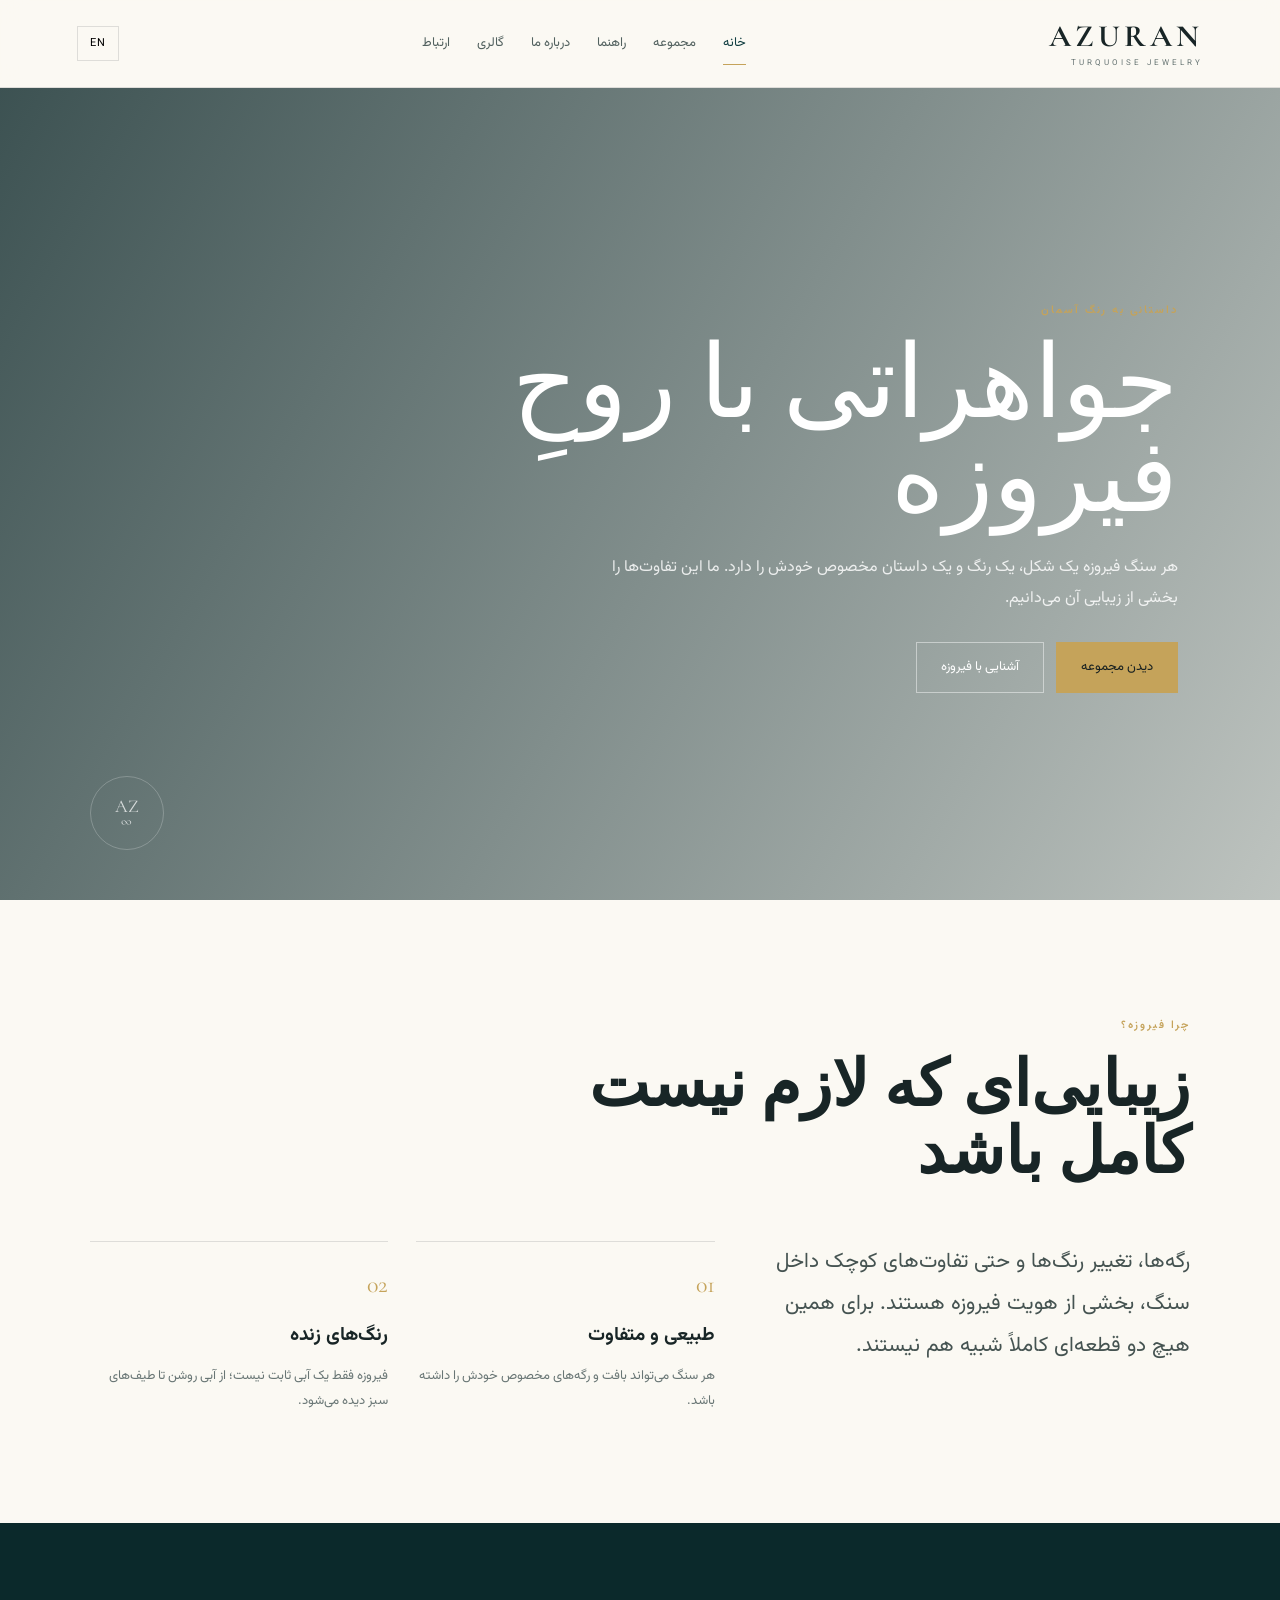
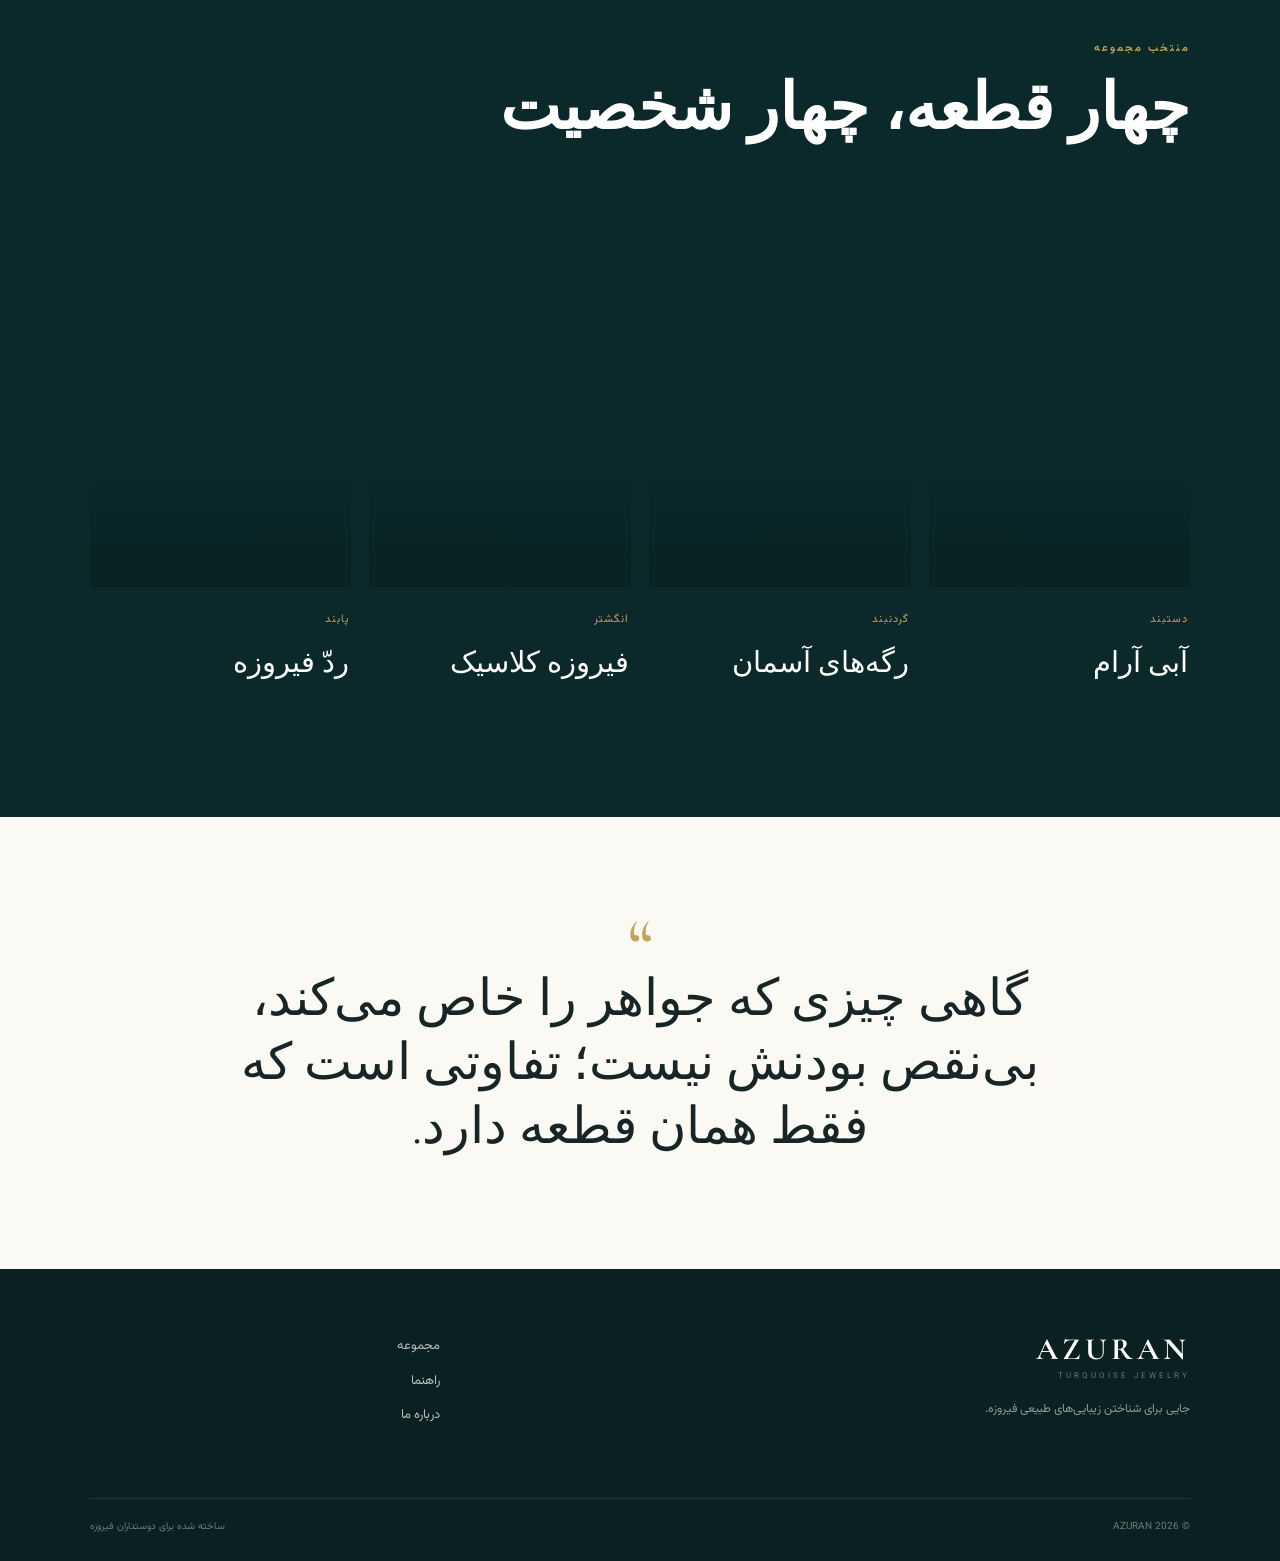
<file: index.html>
<!DOCTYPE html>
<html lang="fa" dir="rtl">
<head>
    <meta charset="UTF-8">
    <meta name="viewport" content="width=device-width, initial-scale=1.0">

    <meta name="description"
          content="AZURAN - Turquoise Jewelry | جواهرات فیروزه">

    <title>AZURAN | Turquoise Jewelry</title>

    <link rel="preconnect" href="https://fonts.googleapis.com">
    <link rel="preconnect" href="https://fonts.gstatic.com" crossorigin>

    <link href="https://fonts.googleapis.com/css2?family=Cormorant+Garamond:wght@500;600;700&family=Vazirmatn:wght@300;400;500;600;700&display=swap"
          rel="stylesheet">

    <link rel="stylesheet" href="assets/css/style.css">
</head>

<body>

<!-- ================= HEADER ================= -->

<header class="site-header">

    <a href="index.html" class="brand">
        <span>AZURAN</span>
        <small>Turquoise Jewelry</small>
    </a>

    <nav class="nav">

        <a href="index.html"
           class="active"
           data-fa="خانه"
           data-en="Home">
            خانه
        </a>

        <a href="collection.html"
           data-fa="مجموعه"
           data-en="Collection">
            مجموعه
        </a>

        <a href="guide.html"
           data-fa="راهنما"
           data-en="Guide">
            راهنما
        </a>

        <a href="about.html"
           data-fa="درباره ما"
           data-en="About">
            درباره ما
        </a>

        <a href="gallery.html"
           data-fa="گالری"
           data-en="Gallery">
            گالری
        </a>

        <a href="contact.html"
           data-fa="ارتباط"
           data-en="Contact">
            ارتباط
        </a>

    </nav>

    <div class="header-tools">

        <button id="langBtn" class="lang-btn">
            EN
        </button>

        <button id="menuBtn" class="menu-btn">
            ☰
        </button>

    </div>

</header>


<!-- ================= HERO ================= -->

<main>

<section class="hero">

    <div class="hero-overlay"></div>

    <div class="hero-content reveal">

        <span class="eyebrow"
              data-fa="داستانی به رنگ آسمان"
              data-en="A story in the color of the sky">
            داستانی به رنگ آسمان
        </span>

        <h1
            data-fa="جواهراتی با روحِ فیروزه"
            data-en="Jewelry with the soul of turquoise">
            جواهراتی با روحِ فیروزه
        </h1>

        <p
            data-fa="هر سنگ فیروزه یک شکل، یک رنگ و یک داستان مخصوص خودش را دارد. ما این تفاوت‌ها را بخشی از زیبایی آن می‌دانیم."
            data-en="Every turquoise stone has its own shape, color and story. We see those differences as part of its beauty.">
            هر سنگ فیروزه یک شکل، یک رنگ و یک داستان مخصوص خودش را دارد.
            ما این تفاوت‌ها را بخشی از زیبایی آن می‌دانیم.
        </p>

        <div class="hero-actions">

            <a href="collection.html"
               class="btn btn-gold"
               data-fa="دیدن مجموعه"
               data-en="Explore Collection">
                دیدن مجموعه
            </a>

            <a href="guide.html"
               class="btn btn-ghost"
               data-fa="آشنایی با فیروزه"
               data-en="Turquoise Guide">
                آشنایی با فیروزه
            </a>

        </div>

    </div>


    <div class="hero-stamp">
        AZ
        <small>∞</small>
    </div>

</section>


<!-- ================= INTRO ================= -->

<section class="intro section">

    <div class="section-heading reveal">

        <span class="eyebrow"
              data-fa="چرا فیروزه؟"
              data-en="Why Turquoise?">
            چرا فیروزه؟
        </span>

        <h2
            data-fa="زیبایی‌ای که لازم نیست کامل باشد"
            data-en="Beauty doesn't have to be perfect">
            زیبایی‌ای که لازم نیست کامل باشد
        </h2>

    </div>


    <div class="intro-grid">

        <p class="lead reveal"
           data-fa="رگه‌ها، تغییر رنگ‌ها و حتی تفاوت‌های کوچک داخل سنگ، بخشی از هویت فیروزه هستند. برای همین هیچ دو قطعه‌ای کاملاً شبیه هم نیستند."
           data-en="Veins, color variations and tiny natural differences are part of turquoise's identity. That's why no two pieces are exactly alike.">

            رگه‌ها، تغییر رنگ‌ها و حتی تفاوت‌های کوچک داخل سنگ،
            بخشی از هویت فیروزه هستند.
            برای همین هیچ دو قطعه‌ای کاملاً شبیه هم نیستند.

        </p>


        <div class="fact-card reveal">

            <span>01</span>

            <strong
                data-fa="طبیعی و متفاوت"
                data-en="Natural & Unique">
                طبیعی و متفاوت
            </strong>

            <p
                data-fa="هر سنگ می‌تواند بافت و رگه‌های مخصوص خودش را داشته باشد."
                data-en="Each stone can have its own texture and pattern of veins.">
                هر سنگ می‌تواند بافت و رگه‌های مخصوص خودش را داشته باشد.
            </p>

        </div>


        <div class="fact-card reveal">

            <span>02</span>

            <strong
                data-fa="رنگ‌های زنده"
                data-en="Living Colors">
                رنگ‌های زنده
            </strong>

            <p
                data-fa="فیروزه فقط یک آبی ثابت نیست؛ از آبی روشن تا طیف‌های سبز دیده می‌شود."
                data-en="Turquoise isn't one fixed blue; it can range from light blue to green tones.">
                فیروزه فقط یک آبی ثابت نیست؛
                از آبی روشن تا طیف‌های سبز دیده می‌شود.
            </p>

        </div>

    </div>

</section>


<!-- ================= FEATURED ================= -->

<section class="featured section dark-section">

    <div class="section-heading light reveal">

        <span class="eyebrow"
              data-fa="منتخب مجموعه"
              data-en="Featured">
            منتخب مجموعه
        </span>

        <h2
            data-fa="چهار قطعه، چهار شخصیت"
            data-en="Four pieces, four personalities">
            چهار قطعه، چهار شخصیت
        </h2>

    </div>


    <div class="product-grid">


        <!-- Bracelet -->

        <a class="product-card reveal"
           href="product-bracelet.html">

            <div class="product-image bracelet"></div>

            <div class="product-meta">

                <span
                    data-fa="دستبند"
                    data-en="Bracelet">
                    دستبند
                </span>

                <h3
                    data-fa="آبی آرام"
                    data-en="Quiet Blue">
                    آبی آرام
                </h3>

            </div>

        </a>


        <!-- Necklace -->

        <a class="product-card reveal"
           href="product-necklace.html">

            <div class="product-image necklace"></div>

            <div class="product-meta">

                <span
                    data-fa="گردنبند"
                    data-en="Necklace">
                    گردنبند
                </span>

                <h3
                    data-fa="رگه‌های آسمان"
                    data-en="Sky Veins">
                    رگه‌های آسمان
                </h3>

            </div>

        </a>


        <!-- Ring -->

        <a class="product-card reveal"
           href="product-ring.html">

            <div class="product-image ring"></div>

            <div class="product-meta">

                <span
                    data-fa="انگشتر"
                    data-en="Ring">
                    انگشتر
                </span>

                <h3
                    data-fa="فیروزه کلاسیک"
                    data-en="Classic Turquoise">
                    فیروزه کلاسیک
                </h3>

            </div>

        </a>


        <!-- Anklet -->

        <a class="product-card reveal"
           href="product-anklet.html">

            <div class="product-image anklet"></div>

            <div class="product-meta">

                <span
                    data-fa="پابند"
                    data-en="Anklet">
                    پابند
                </span>

                <h3
                    data-fa="ردّ فیروزه"
                    data-en="Turquoise Trace">
                    ردّ فیروزه
                </h3>

            </div>

        </a>

    </div>

</section>


<!-- ================= QUOTE ================= -->

<section class="quote section reveal">

    <div class="quote-mark">
        “
    </div>

    <blockquote
        data-fa="گاهی چیزی که جواهر را خاص می‌کند، بی‌نقص بودنش نیست؛ تفاوتی است که فقط همان قطعه دارد."
        data-en="Sometimes what makes a jewel special isn't perfection, but the difference only that piece has.">

        گاهی چیزی که جواهر را خاص می‌کند،
        بی‌نقص بودنش نیست؛
        تفاوتی است که فقط همان قطعه دارد.

    </blockquote>

</section>

</main>


<!-- ================= FOOTER ================= -->

<footer class="footer">

    <div>

        <a href="index.html"
           class="brand footer-brand">

            <span>AZURAN</span>

            <small>
                Turquoise Jewelry
            </small>

        </a>

        <p
            data-fa="جایی برای شناختن زیبایی‌های طبیعی فیروزه."
            data-en="A place to discover the natural beauty of turquoise.">

            جایی برای شناختن زیبایی‌های طبیعی فیروزه.

        </p>

    </div>


    <div class="footer-links">

        <a href="collection.html"
           data-fa="مجموعه"
           data-en="Collection">
            مجموعه
        </a>

        <a href="guide.html"
           data-fa="راهنما"
           data-en="Guide">
            راهنما
        </a>

        <a href="about.html"
           data-fa="درباره ما"
           data-en="About Us">
            درباره ما
        </a>

    </div>


    <div class="footer-bottom">

        <span>
            © 2026 AZURAN
        </span>

        <span
            data-fa="ساخته شده برای دوستداران فیروزه"
            data-en="Made for turquoise lovers">
            ساخته شده برای دوستداران فیروزه
        </span>

    </div>

</footer>


<script src="assets/js/script.js"></script>

</body>
</html>
</file>
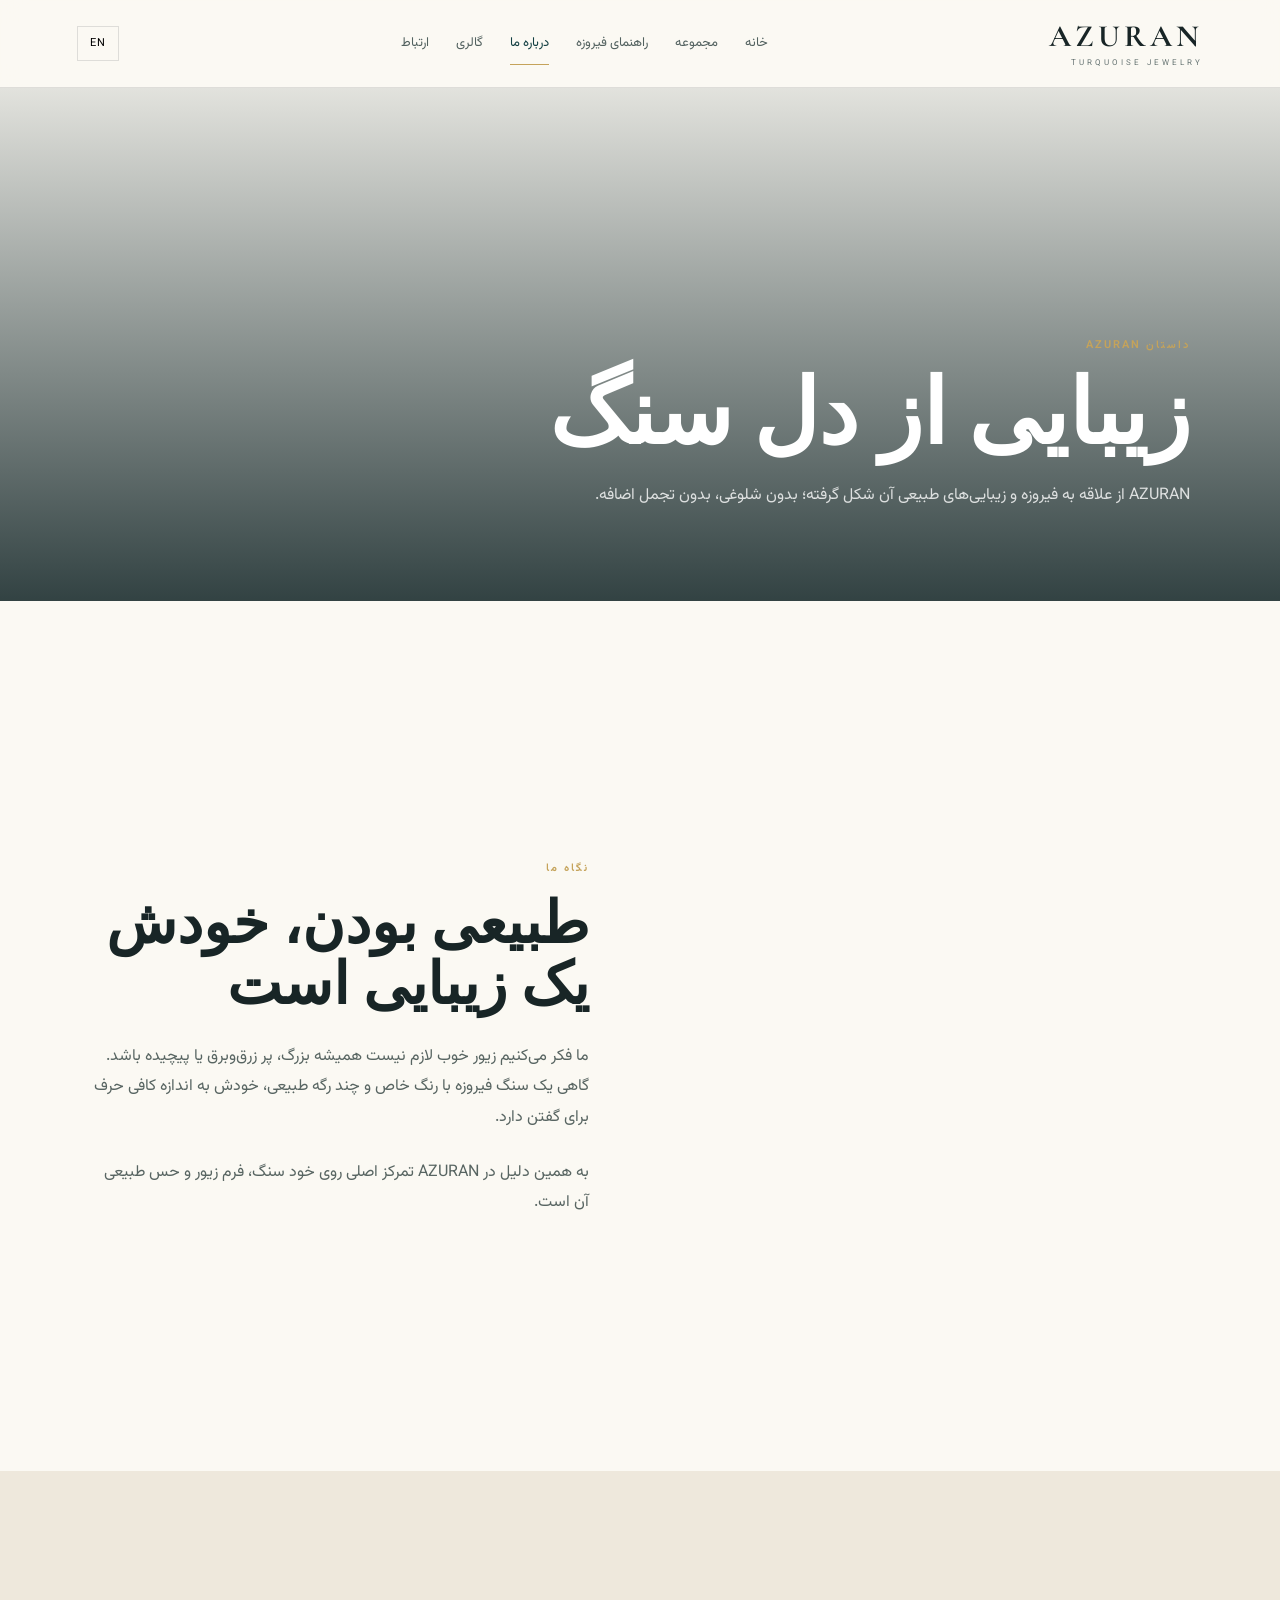
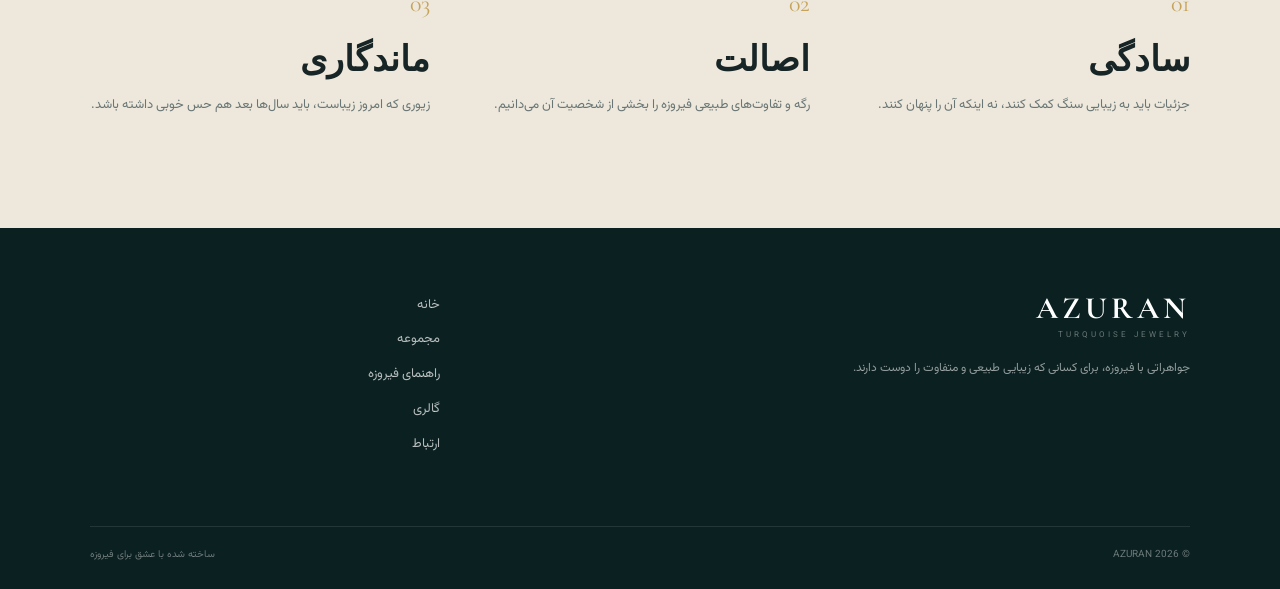
<file: about.html>
<!DOCTYPE html>
<html lang="fa" dir="rtl">

<head>

    <meta charset="UTF-8">

    <meta
        name="viewport"
        content="width=device-width, initial-scale=1.0"
    >

    <title>About | AZURAN</title>

    <link
        rel="preconnect"
        href="https://fonts.googleapis.com"
    >

    <link
        rel="preconnect"
        href="https://fonts.gstatic.com"
        crossorigin
    >

    <link
        href="https://fonts.googleapis.com/css2?family=Cormorant+Garamond:wght@400;500;600;700&family=Vazirmatn:wght@300;400;500;600&display=swap"
        rel="stylesheet"
    >

    <link
        rel="stylesheet"
        href="assets/css/style.css"
    >

</head>


<body>


<header class="site-header">

    <a href="index.html" class="brand">

        <span>AZURAN</span>

        <small>Turquoise Jewelry</small>

    </a>


    <nav class="nav">

        <a
            href="index.html"
            data-fa="خانه"
            data-en="Home"
        >
            خانه
        </a>


        <a
            href="collection.html"
            data-fa="مجموعه"
            data-en="Collection"
        >
            مجموعه
        </a>


        <a
            href="guide.html"
            data-fa="راهنمای فیروزه"
            data-en="Turquoise Guide"
        >
            راهنمای فیروزه
        </a>


        <a
            href="about.html"
            class="active"
            data-fa="درباره ما"
            data-en="About"
        >
            درباره ما
        </a>


        <a
            href="gallery.html"
            data-fa="گالری"
            data-en="Gallery"
        >
            گالری
        </a>


        <a
            href="contact.html"
            data-fa="ارتباط"
            data-en="Contact"
        >
            ارتباط
        </a>

    </nav>


    <div class="header-tools">

        <button
            class="lang-btn"
            id="langBtn"
        >
            EN
        </button>


        <button
            class="menu-btn"
            id="menuBtn"
        >
            ☰
        </button>

    </div>

</header>



<section class="page-hero about-hero">

    <div class="page-hero-inner">

        <span
            class="eyebrow"
            data-fa="داستان AZURAN"
            data-en="THE AZURAN STORY"
        >
            داستان AZURAN
        </span>


        <h1
            data-fa="زیبایی از دل سنگ"
            data-en="Beauty from Stone"
        >
            زیبایی از دل سنگ
        </h1>


        <p
            data-fa="AZURAN از علاقه به فیروزه و زیبایی‌های طبیعی آن شکل گرفته؛ بدون شلوغی، بدون تجمل اضافه."
            data-en="AZURAN grew from an appreciation for turquoise and its natural beauty — without unnecessary excess."
        >
            AZURAN از علاقه به فیروزه و زیبایی‌های طبیعی آن شکل گرفته؛
            بدون شلوغی، بدون تجمل اضافه.
        </p>

    </div>

</section>



<section class="section">

    <div class="split-story">


        <div class="story-image"></div>


        <div class="story-copy reveal">

            <span
                class="eyebrow"
                data-fa="نگاه ما"
                data-en="OUR VIEW"
            >
                نگاه ما
            </span>


            <h2
                data-fa="طبیعی بودن، خودش یک زیبایی است"
                data-en="Natural Beauty Speaks for Itself"
            >
                طبیعی بودن، خودش یک زیبایی است
            </h2>


            <p
                data-fa="ما فکر می‌کنیم زیور خوب لازم نیست همیشه بزرگ، پر زرق‌وبرق یا پیچیده باشد. گاهی یک سنگ فیروزه با رنگ خاص و چند رگه طبیعی، خودش به اندازه کافی حرف برای گفتن دارد."
                data-en="We believe good jewelry doesn't always need to be large, flashy or complicated. Sometimes a turquoise stone with a unique color and natural veins is enough to make a statement."
            >
                ما فکر می‌کنیم زیور خوب لازم نیست همیشه
                بزرگ، پر زرق‌وبرق یا پیچیده باشد.
                گاهی یک سنگ فیروزه با رنگ خاص و چند رگه طبیعی،
                خودش به اندازه کافی حرف برای گفتن دارد.
            </p>


            <p
                data-fa="به همین دلیل در AZURAN تمرکز اصلی روی خود سنگ، فرم زیور و حس طبیعی آن است."
                data-en="That is why AZURAN focuses on the stone itself, the form of the jewelry and its natural feeling."
            >
                به همین دلیل در AZURAN تمرکز اصلی روی خود سنگ،
                فرم زیور و حس طبیعی آن است.
            </p>

        </div>

    </div>

</section>



<section class="section values">


    <div class="reveal">

        <span>01</span>

        <h3
            data-fa="سادگی"
            data-en="Simplicity"
        >
            سادگی
        </h3>

        <p
            data-fa="جزئیات باید به زیبایی سنگ کمک کنند، نه اینکه آن را پنهان کنند."
            data-en="Details should support the stone, not hide it."
        >
            جزئیات باید به زیبایی سنگ کمک کنند،
            نه اینکه آن را پنهان کنند.
        </p>

    </div>



    <div class="reveal">

        <span>02</span>

        <h3
            data-fa="اصالت"
            data-en="Character"
        >
            اصالت
        </h3>

        <p
            data-fa="رگه و تفاوت‌های طبیعی فیروزه را بخشی از شخصیت آن می‌دانیم."
            data-en="We see natural veins and differences as part of turquoise's character."
        >
            رگه و تفاوت‌های طبیعی فیروزه را
            بخشی از شخصیت آن می‌دانیم.
        </p>

    </div>



    <div class="reveal">

        <span>03</span>

        <h3
            data-fa="ماندگاری"
            data-en="Endurance"
        >
            ماندگاری
        </h3>

        <p
            data-fa="زیوری که امروز زیباست، باید سال‌ها بعد هم حس خوبی داشته باشد."
            data-en="A piece that feels beautiful today should still feel special years from now."
        >
            زیوری که امروز زیباست،
            باید سال‌ها بعد هم حس خوبی داشته باشد.
        </p>

    </div>


</section>



<footer class="footer">

    <div>

        <a
            href="index.html"
            class="brand footer-brand"
        >

            <span>AZURAN</span>

            <small>Turquoise Jewelry</small>

        </a>


        <p
            data-fa="جواهراتی با فیروزه، برای کسانی که زیبایی طبیعی و متفاوت را دوست دارند."
            data-en="Turquoise jewelry for those who appreciate natural and distinctive beauty."
        >
            جواهراتی با فیروزه،
            برای کسانی که زیبایی طبیعی و متفاوت را دوست دارند.
        </p>

    </div>


    <div class="footer-links">

        <a href="index.html"
           data-fa="خانه"
           data-en="Home">
            خانه
        </a>

        <a href="collection.html"
           data-fa="مجموعه"
           data-en="Collection">
            مجموعه
        </a>

        <a href="guide.html"
           data-fa="راهنمای فیروزه"
           data-en="Turquoise Guide">
            راهنمای فیروزه
        </a>

        <a href="gallery.html"
           data-fa="گالری"
           data-en="Gallery">
            گالری
        </a>

        <a href="contact.html"
           data-fa="ارتباط"
           data-en="Contact">
            ارتباط
        </a>

    </div>


    <div class="footer-bottom">

        <span>© 2026 AZURAN</span>

        <span
            data-fa="ساخته شده با عشق برای فیروزه"
            data-en="Made with love for turquoise"
        >
            ساخته شده با عشق برای فیروزه
        </span>

    </div>

</footer>



<script src="assets/js/script.js"></script>

</body>

</html>
</file>
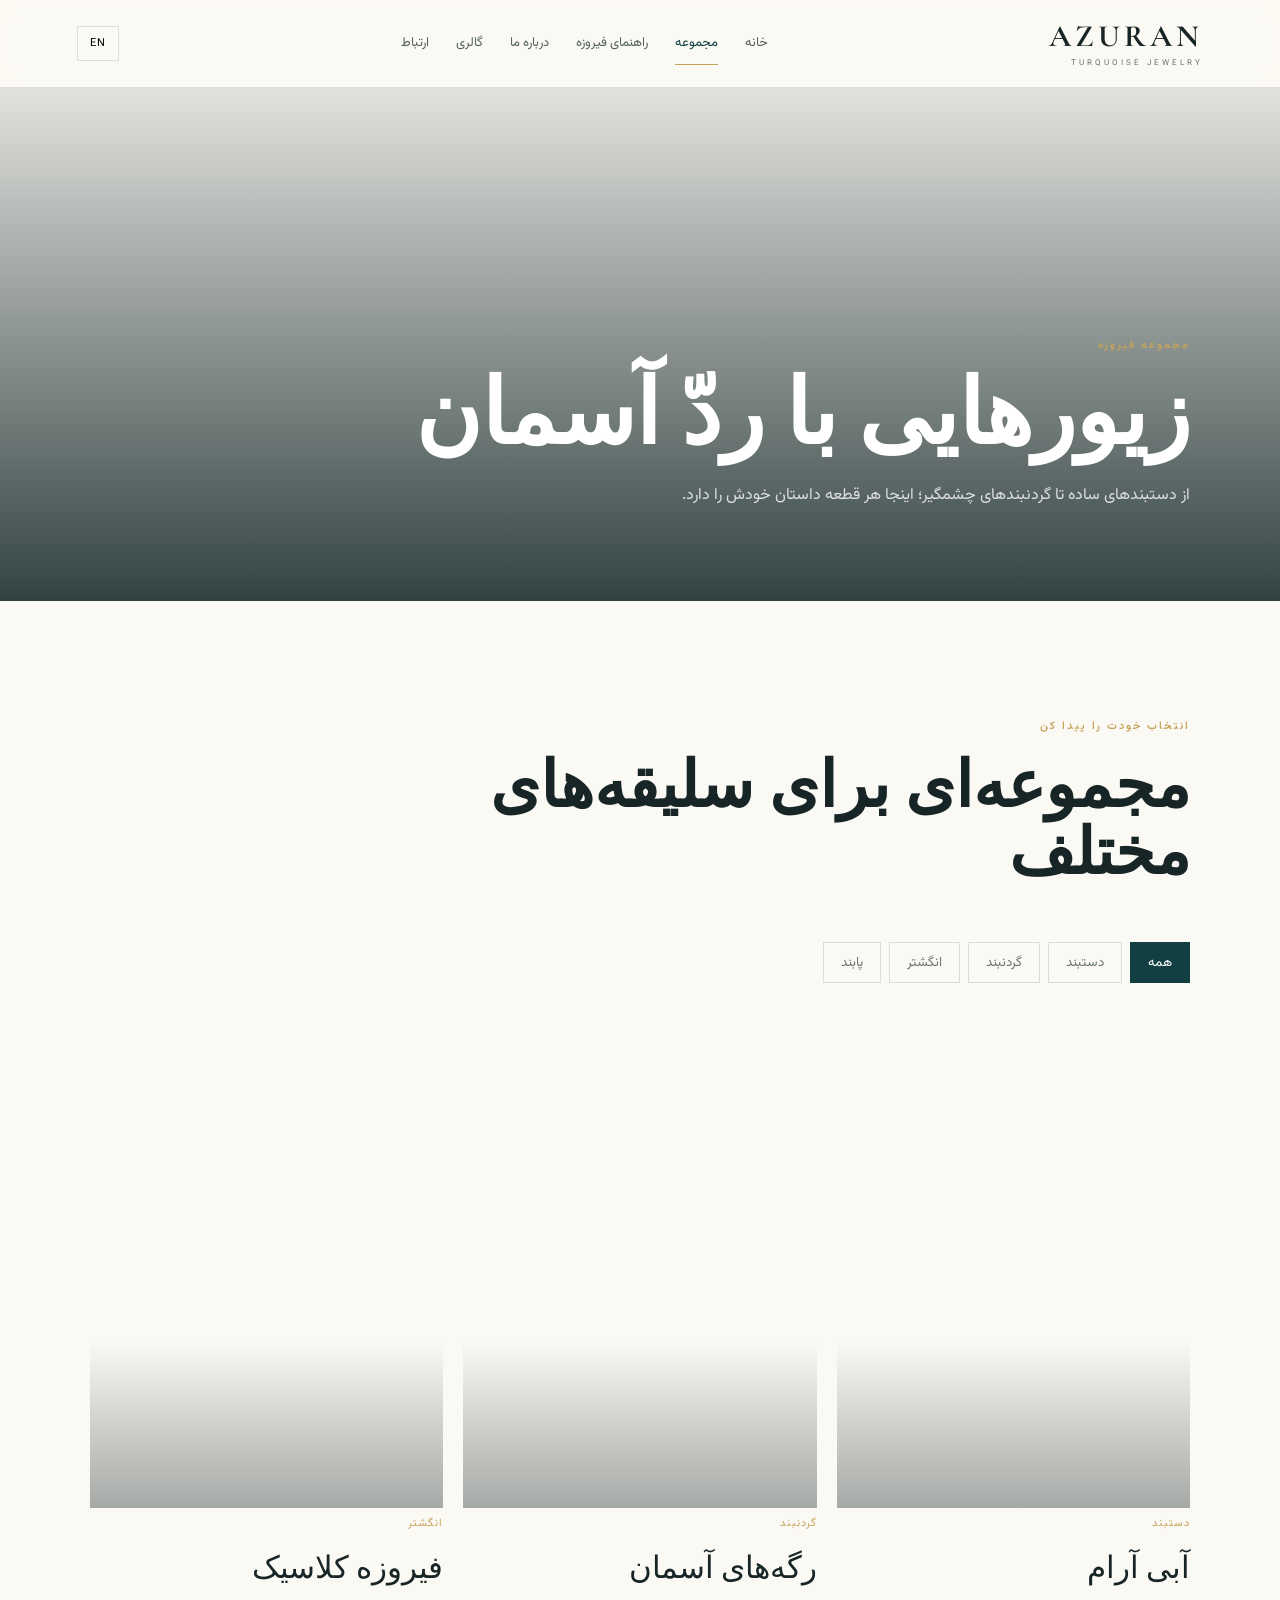
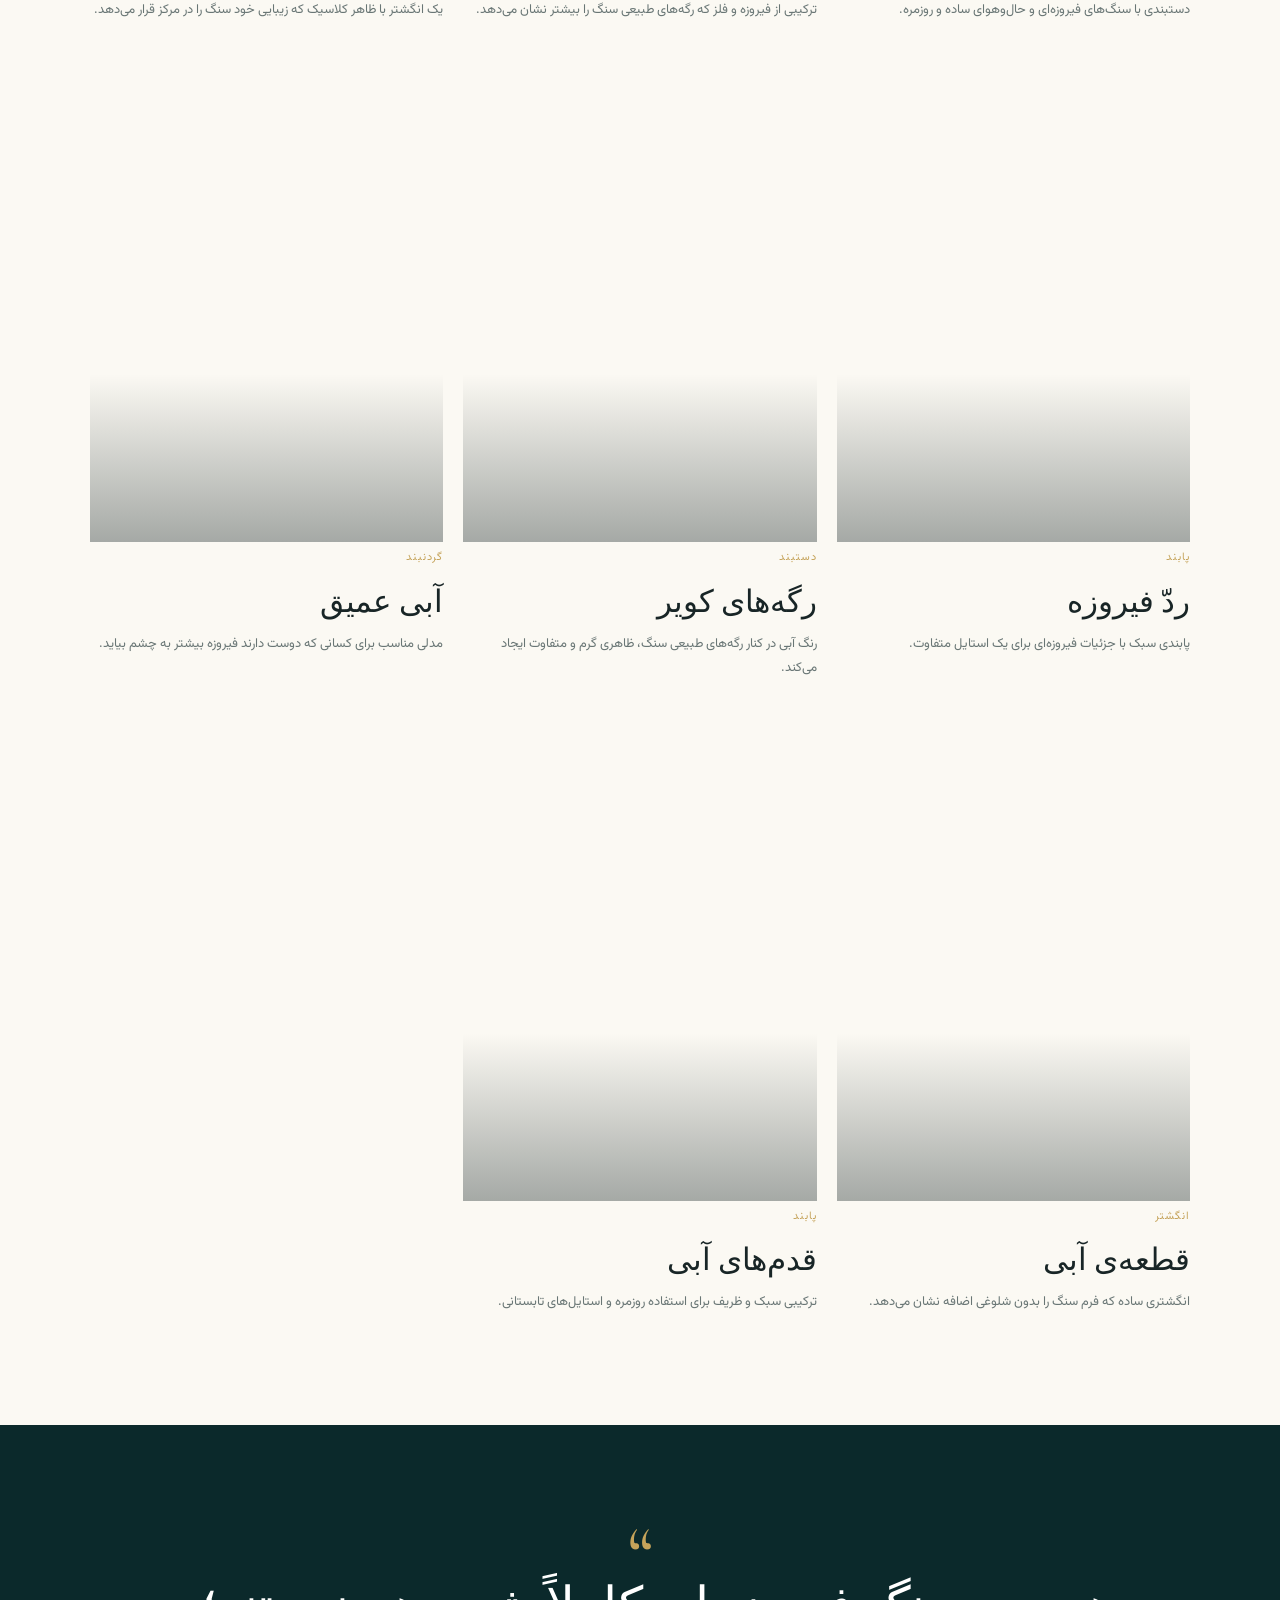
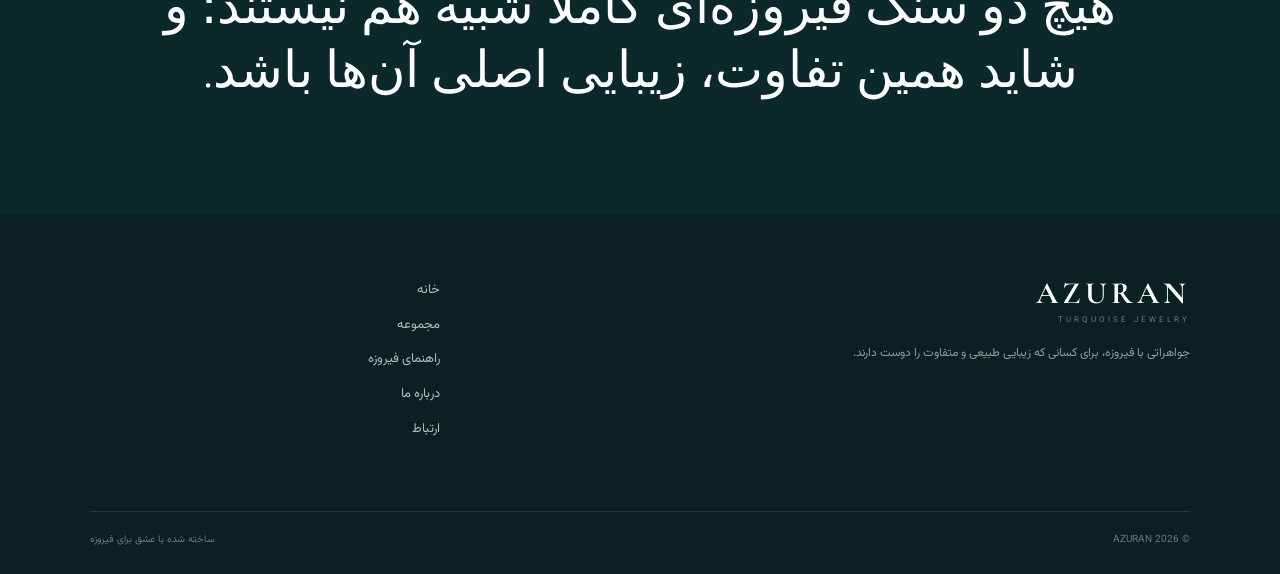
<file: collection.html>
<!DOCTYPE html>
<html lang="fa" dir="rtl">

<head>

    <meta charset="UTF-8">

    <meta
        name="viewport"
        content="width=device-width, initial-scale=1.0"
    >

    <title>Collection | AZURAN</title>

    <link
        rel="preconnect"
        href="https://fonts.googleapis.com"
    >

    <link
        rel="preconnect"
        href="https://fonts.gstatic.com"
        crossorigin
    >

    <link
        href="https://fonts.googleapis.com/css2?family=Cormorant+Garamond:wght@400;500;600;700&family=Vazirmatn:wght@300;400;500;600&display=swap"
        rel="stylesheet"
    >

    <link
        rel="stylesheet"
        href="assets/css/style.css"
    >

</head>


<body>


<!-- ================= HEADER ================= -->

<header class="site-header">

    <a href="index.html" class="brand">

        <span>AZURAN</span>

        <small>Turquoise Jewelry</small>

    </a>


    <nav class="nav">

        <a
            href="index.html"
            data-fa="خانه"
            data-en="Home"
        >
            خانه
        </a>

        <a
            href="collection.html"
            data-fa="مجموعه"
            data-en="Collection"
        >
            مجموعه
        </a>

        <a
            href="guide.html"
            data-fa="راهنمای فیروزه"
            data-en="Turquoise Guide"
        >
            راهنمای فیروزه
        </a>

        <a
            href="about.html"
            data-fa="درباره ما"
            data-en="About"
        >
            درباره ما
        </a>

        <a
            href="gallery.html"
            data-fa="گالری"
            data-en="Gallery"
        >
            گالری
        </a>

        <a
            href="contact.html"
            data-fa="ارتباط"
            data-en="Contact"
        >
            ارتباط
        </a>

    </nav>


    <div class="header-tools">

        <button
            class="lang-btn"
            id="langBtn"
            type="button"
        >
            EN
        </button>


        <button
            class="menu-btn"
            id="menuBtn"
            type="button"
            aria-label="Menu"
        >
            ☰
        </button>

    </div>

</header>



<!-- ================= PAGE HERO ================= -->

<section class="page-hero collection-hero">

    <div class="page-hero-inner">

        <span
            class="eyebrow"
            data-fa="مجموعه فیروزه"
            data-en="TURQUOISE COLLECTION"
        >
            مجموعه فیروزه
        </span>


        <h1
            data-fa="زیورهایی با ردّ آسمان"
            data-en="Jewelry with a Trace of the Sky"
        >
            زیورهایی با ردّ آسمان
        </h1>


        <p
            data-fa="از دستبندهای ساده تا گردنبندهای چشمگیر؛ اینجا هر قطعه داستان خودش را دارد."
            data-en="From simple bracelets to striking necklaces, every piece here has its own story."
        >
            از دستبندهای ساده تا گردنبندهای چشمگیر؛
            اینجا هر قطعه داستان خودش را دارد.
        </p>

    </div>

</section>



<!-- ================= COLLECTION ================= -->

<section class="section">

    <div class="section-heading reveal">

        <span
            class="eyebrow"
            data-fa="انتخاب خودت را پیدا کن"
            data-en="FIND YOUR PIECE"
        >
            انتخاب خودت را پیدا کن
        </span>


        <h2
            data-fa="مجموعه‌ای برای سلیقه‌های مختلف"
            data-en="A Collection for Different Styles"
        >
            مجموعه‌ای برای سلیقه‌های مختلف
        </h2>

    </div>



    <!-- ================= FILTER ================= -->

    <div class="category-tabs">

        <button
            class="active"
            data-filter="all"
            data-fa="همه"
            data-en="All"
        >
            همه
        </button>


        <button
            data-filter="bracelet"
            data-fa="دستبند"
            data-en="Bracelets"
        >
            دستبند
        </button>


        <button
            data-filter="necklace"
            data-fa="گردنبند"
            data-en="Necklaces"
        >
            گردنبند
        </button>


        <button
            data-filter="ring"
            data-fa="انگشتر"
            data-en="Rings"
        >
            انگشتر
        </button>


        <button
            data-filter="anklet"
            data-fa="پابند"
            data-en="Anklets"
        >
            پابند
        </button>

    </div>



    <!-- ================= PRODUCTS ================= -->

    <div class="catalog-grid">



        <!-- BRACELET -->

        <a
            href="product-bracelet.html"
            class="catalog-card reveal"
            data-type="bracelet"
        >

            <div class="product-image bracelet"></div>

            <span
                data-fa="دستبند"
                data-en="BRACELET"
            >
                دستبند
            </span>


            <h3
                data-fa="آبی آرام"
                data-en="Calm Blue"
            >
                آبی آرام
            </h3>


            <p
                data-fa="دستبندی با سنگ‌های فیروزه‌ای و حال‌وهوای ساده و روزمره."
                data-en="A turquoise bracelet with a simple, everyday character."
            >
                دستبندی با سنگ‌های فیروزه‌ای
                و حال‌وهوای ساده و روزمره.
            </p>

        </a>



        <!-- NECKLACE -->

        <a
            href="product-necklace.html"
            class="catalog-card reveal"
            data-type="necklace"
        >

            <div class="product-image necklace"></div>

            <span
                data-fa="گردنبند"
                data-en="NECKLACE"
            >
                گردنبند
            </span>


            <h3
                data-fa="رگه‌های آسمان"
                data-en="Sky Veins"
            >
                رگه‌های آسمان
            </h3>


            <p
                data-fa="ترکیبی از فیروزه و فلز که رگه‌های طبیعی سنگ را بیشتر نشان می‌دهد."
                data-en="A turquoise and metal combination that highlights the stone's natural patterns."
            >
                ترکیبی از فیروزه و فلز که رگه‌های طبیعی
                سنگ را بیشتر نشان می‌دهد.
            </p>

        </a>



        <!-- RING -->

        <a
            href="product-ring.html"
            class="catalog-card reveal"
            data-type="ring"
        >

            <div class="product-image ring"></div>

            <span
                data-fa="انگشتر"
                data-en="RING"
            >
                انگشتر
            </span>


            <h3
                data-fa="فیروزه کلاسیک"
                data-en="Classic Turquoise"
            >
                فیروزه کلاسیک
            </h3>


            <p
                data-fa="یک انگشتر با ظاهر کلاسیک که زیبایی خود سنگ را در مرکز قرار می‌دهد."
                data-en="A classic ring that keeps the natural beauty of the turquoise at the center."
            >
                یک انگشتر با ظاهر کلاسیک که زیبایی
                خود سنگ را در مرکز قرار می‌دهد.
            </p>

        </a>



        <!-- ANKLET -->

        <a
            href="product-anklet.html"
            class="catalog-card reveal"
            data-type="anklet"
        >

            <div class="product-image anklet"></div>

            <span
                data-fa="پابند"
                data-en="ANKLET"
            >
                پابند
            </span>


            <h3
                data-fa="ردّ فیروزه"
                data-en="Turquoise Trace"
            >
                ردّ فیروزه
            </h3>


            <p
                data-fa="پابندی سبک با جزئیات فیروزه‌ای برای یک استایل متفاوت."
                data-en="A light anklet with turquoise details for a different everyday style."
            >
                پابندی سبک با جزئیات فیروزه‌ای
                برای یک استایل متفاوت.
            </p>

        </a>



        <!-- EXTRA BRACELET -->

        <a
            href="product-bracelet.html"
            class="catalog-card reveal"
            data-type="bracelet"
        >

            <div class="product-image bracelet"></div>

            <span
                data-fa="دستبند"
                data-en="BRACELET"
            >
                دستبند
            </span>


            <h3
                data-fa="رگه‌های کویر"
                data-en="Desert Veins"
            >
                رگه‌های کویر
            </h3>


            <p
                data-fa="رنگ آبی در کنار رگه‌های طبیعی سنگ، ظاهری گرم و متفاوت ایجاد می‌کند."
                data-en="Blue tones and natural stone patterns create a warm and distinctive look."
            >
                رنگ آبی در کنار رگه‌های طبیعی سنگ،
                ظاهری گرم و متفاوت ایجاد می‌کند.
            </p>

        </a>



        <!-- EXTRA NECKLACE -->

        <a
            href="product-necklace.html"
            class="catalog-card reveal"
            data-type="necklace"
        >

            <div class="product-image necklace"></div>

            <span
                data-fa="گردنبند"
                data-en="NECKLACE"
            >
                گردنبند
            </span>


            <h3
                data-fa="آبی عمیق"
                data-en="Deep Blue"
            >
                آبی عمیق
            </h3>


            <p
                data-fa="مدلی مناسب برای کسانی که دوست دارند فیروزه بیشتر به چشم بیاید."
                data-en="A piece for those who want the turquoise to stand out."
            >
                مدلی مناسب برای کسانی که دوست دارند
                فیروزه بیشتر به چشم بیاید.
            </p>

        </a>



        <!-- EXTRA RING -->

        <a
            href="product-ring.html"
            class="catalog-card reveal"
            data-type="ring"
        >

            <div class="product-image ring"></div>

            <span
                data-fa="انگشتر"
                data-en="RING"
            >
                انگشتر
            </span>


            <h3
                data-fa="قطعه‌ی آبی"
                data-en="Blue Piece"
            >
                قطعه‌ی آبی
            </h3>


            <p
                data-fa="انگشتری ساده که فرم سنگ را بدون شلوغی اضافه نشان می‌دهد."
                data-en="A simple ring that lets the shape of the stone speak for itself."
            >
                انگشتری ساده که فرم سنگ را
                بدون شلوغی اضافه نشان می‌دهد.
            </p>

        </a>



        <!-- EXTRA ANKLET -->

        <a
            href="product-anklet.html"
            class="catalog-card reveal"
            data-type="anklet"
        >

            <div class="product-image anklet"></div>

            <span
                data-fa="پابند"
                data-en="ANKLET"
            >
                پابند
            </span>


            <h3
                data-fa="قدم‌های آبی"
                data-en="Blue Steps"
            >
                قدم‌های آبی
            </h3>


            <p
                data-fa="ترکیبی سبک و ظریف برای استفاده روزمره و استایل‌های تابستانی."
                data-en="A light and delicate piece for everyday and summer looks."
            >
                ترکیبی سبک و ظریف برای استفاده روزمره
                و استایل‌های تابستانی.
            </p>

        </a>

    </div>

</section>



<!-- ================= INFO ================= -->

<section class="section dark-section">

    <div class="quote reveal">

        <div class="quote-mark">
            “
        </div>


        <blockquote
            data-fa="هیچ دو سنگ فیروزه‌ای کاملاً شبیه هم نیستند؛ و شاید همین تفاوت، زیبایی اصلی آن‌ها باشد."
            data-en="No two turquoise stones are exactly alike. Perhaps that difference is what makes them beautiful."
        >
            هیچ دو سنگ فیروزه‌ای کاملاً شبیه هم نیستند؛
            و شاید همین تفاوت، زیبایی اصلی آن‌ها باشد.
        </blockquote>

    </div>

</section>



<!-- ================= FOOTER ================= -->

<footer class="footer">

    <div>

        <a
            href="index.html"
            class="brand footer-brand"
        >

            <span>AZURAN</span>

            <small>Turquoise Jewelry</small>

        </a>


        <p
            data-fa="جواهراتی با فیروزه، برای کسانی که زیبایی طبیعی و متفاوت را دوست دارند."
            data-en="Turquoise jewelry for those who appreciate natural and distinctive beauty."
        >
            جواهراتی با فیروزه،
            برای کسانی که زیبایی طبیعی و متفاوت را دوست دارند.
        </p>

    </div>



    <div class="footer-links">

        <a
            href="index.html"
            data-fa="خانه"
            data-en="Home"
        >
            خانه
        </a>

        <a
            href="collection.html"
            data-fa="مجموعه"
            data-en="Collection"
        >
            مجموعه
        </a>

        <a
            href="guide.html"
            data-fa="راهنمای فیروزه"
            data-en="Turquoise Guide"
        >
            راهنمای فیروزه
        </a>

        <a
            href="about.html"
            data-fa="درباره ما"
            data-en="About"
        >
            درباره ما
        </a>

        <a
            href="contact.html"
            data-fa="ارتباط"
            data-en="Contact"
        >
            ارتباط
        </a>

    </div>



    <div class="footer-bottom">

        <span>
            © 2026 AZURAN
        </span>

        <span
            data-fa="ساخته شده با عشق برای فیروزه"
            data-en="Made with love for turquoise"
        >
            ساخته شده با عشق برای فیروزه
        </span>

    </div>

</footer>



<!-- ================= JAVASCRIPT ================= -->

<script src="assets/js/script.js"></script>

</body>

</html>
</file>
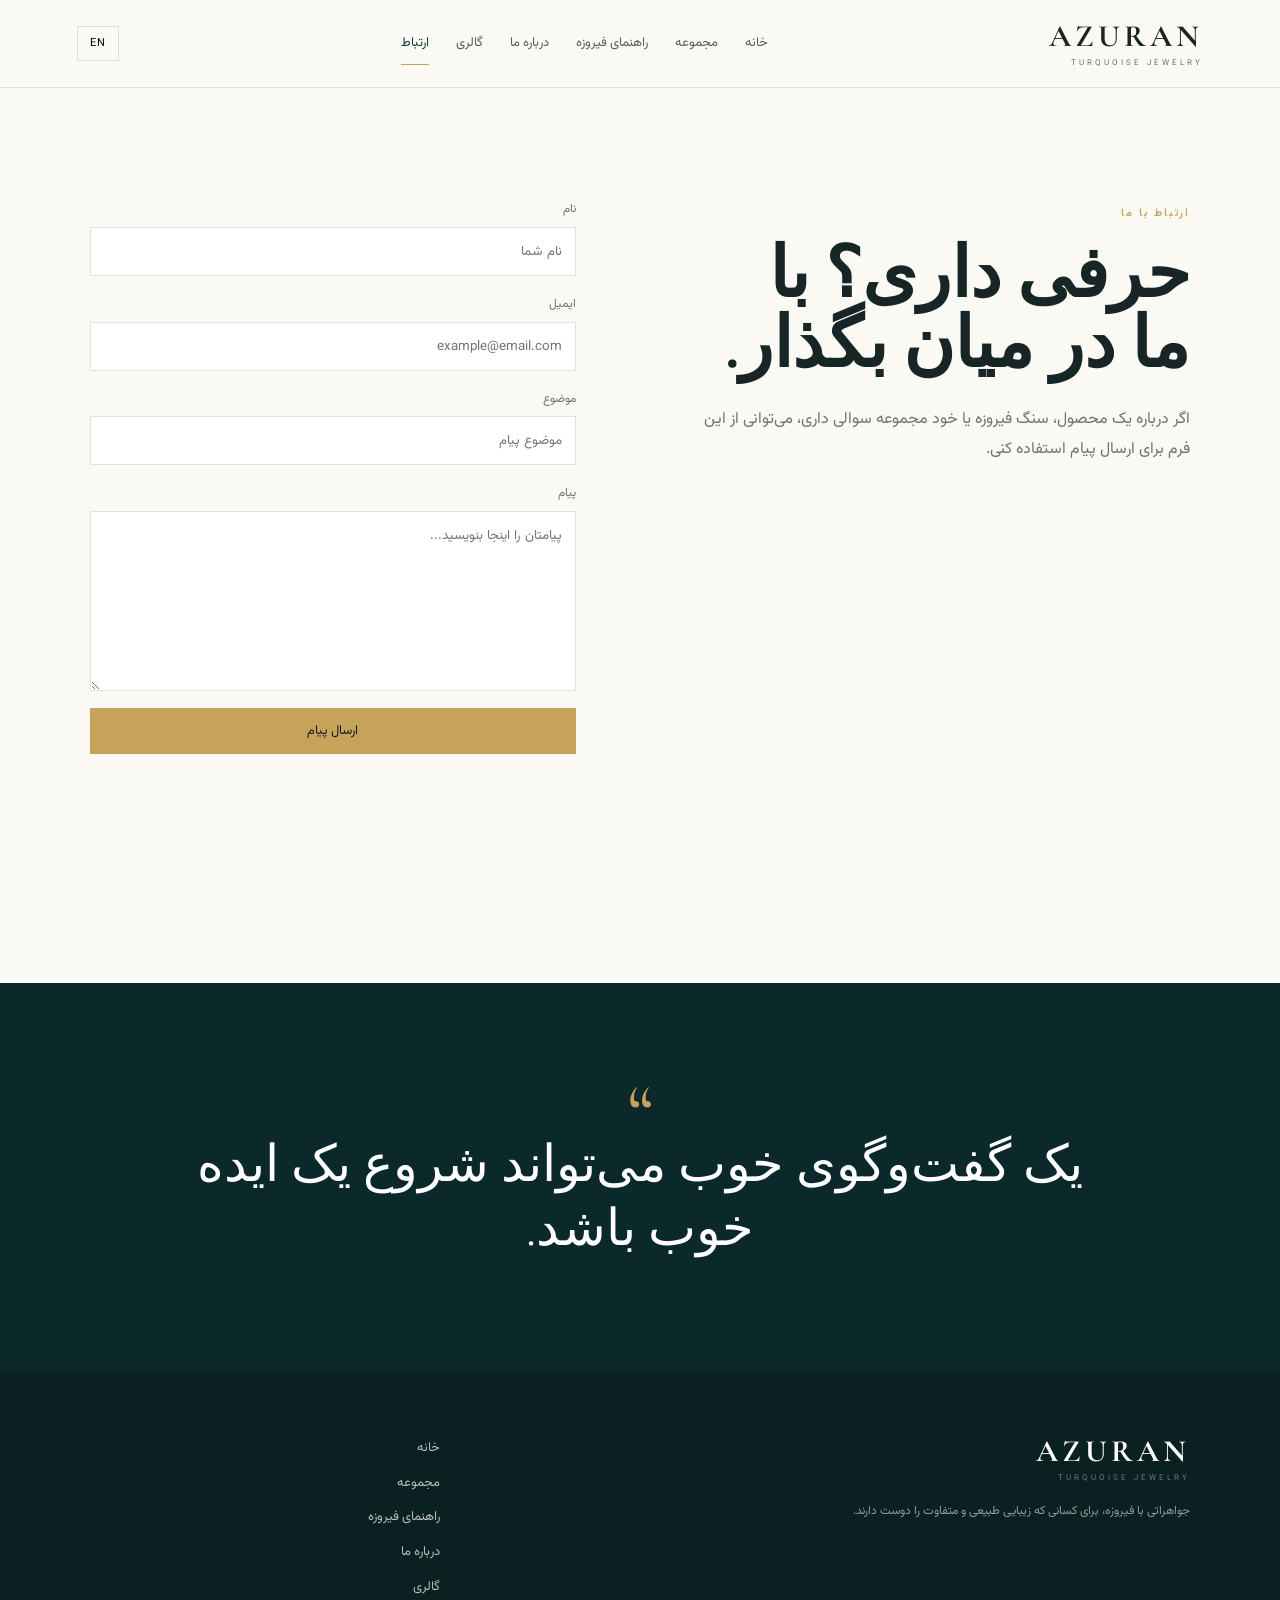
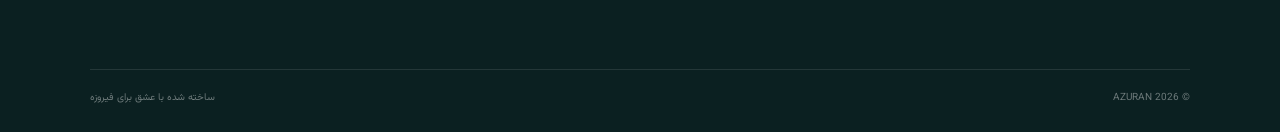
<file: contact.html>
<!DOCTYPE html>
<html lang="fa" dir="rtl">

<head>

    <meta charset="UTF-8">

    <meta
        name="viewport"
        content="width=device-width, initial-scale=1.0"
    >

    <title>Contact | AZURAN</title>

    <link
        rel="preconnect"
        href="https://fonts.googleapis.com"
    >

    <link
        rel="preconnect"
        href="https://fonts.gstatic.com"
        crossorigin
    >

    <link
        href="https://fonts.googleapis.com/css2?family=Cormorant+Garamond:wght@400;500;600;700&family=Vazirmatn:wght@300;400;500;600&display=swap"
        rel="stylesheet"
    >

    <link
        rel="stylesheet"
        href="assets/css/style.css"
    >

</head>


<body>


<header class="site-header">

    <a href="index.html" class="brand">

        <span>AZURAN</span>

        <small>Turquoise Jewelry</small>

    </a>


    <nav class="nav">

        <a href="index.html"
           data-fa="خانه"
           data-en="Home">
            خانه
        </a>

        <a href="collection.html"
           data-fa="مجموعه"
           data-en="Collection">
            مجموعه
        </a>

        <a href="guide.html"
           data-fa="راهنمای فیروزه"
           data-en="Turquoise Guide">
            راهنمای فیروزه
        </a>

        <a href="about.html"
           data-fa="درباره ما"
           data-en="About">
            درباره ما
        </a>

        <a href="gallery.html"
           data-fa="گالری"
           data-en="Gallery">
            گالری
        </a>

        <a href="contact.html"
           class="active"
           data-fa="ارتباط"
           data-en="Contact">
            ارتباط
        </a>

    </nav>


    <div class="header-tools">

        <button
            class="lang-btn"
            id="langBtn"
        >
            EN
        </button>


        <button
            class="menu-btn"
            id="menuBtn"
        >
            ☰
        </button>

    </div>

</header>



<section class="section">

    <div class="contact-page">


        <div class="contact-intro reveal">

            <span
                class="eyebrow"
                data-fa="ارتباط با ما"
                data-en="GET IN TOUCH"
            >
                ارتباط با ما
            </span>


            <h1
                data-fa="حرفی داری؟ با ما در میان بگذار."
                data-en="Have Something to Say?"
            >
                حرفی داری؟
                با ما در میان بگذار.
            </h1>


            <p
                data-fa="اگر درباره یک محصول، سنگ فیروزه یا خود مجموعه سوالی داری، می‌توانی از این فرم برای ارسال پیام استفاده کنی."
                data-en="If you have a question about a piece, turquoise or the collection, you can use this form to send us a message."
            >
                اگر درباره یک محصول، سنگ فیروزه
                یا خود مجموعه سوالی داری،
                می‌توانی از این فرم برای ارسال پیام استفاده کنی.
            </p>

        </div>



        <form
            class="contact-form reveal"
            id="contactForm"
        >


            <label>

                <span
                    data-fa="نام"
                    data-en="Name"
                >
                    نام
                </span>


                <input
                    type="text"
                    name="name"
                    placeholder="نام شما"
                    required
                >

            </label>



            <label>

                <span
                    data-fa="ایمیل"
                    data-en="Email"
                >
                    ایمیل
                </span>


                <input
                    type="email"
                    name="email"
                    placeholder="example@email.com"
                    required
                >

            </label>



            <label>

                <span
                    data-fa="موضوع"
                    data-en="Subject"
                >
                    موضوع
                </span>


                <input
                    type="text"
                    name="subject"
                    placeholder="موضوع پیام"
                    required
                >

            </label>



            <label>

                <span
                    data-fa="پیام"
                    data-en="Message"
                >
                    پیام
                </span>


                <textarea
                    name="message"
                    rows="7"
                    placeholder="پیامتان را اینجا بنویسید..."
                    required
                ></textarea>

            </label>



            <button
                type="submit"
                class="btn btn-gold"
                data-fa="ارسال پیام"
                data-en="Send Message"
            >
                ارسال پیام
            </button>


            <div
                class="form-success"
                id="formSuccess"
            >

                <span
                    data-fa="پیام شما ثبت شد. ممنون که با AZURAN در ارتباط هستید."
                    data-en="Your message has been received. Thank you for contacting AZURAN."
                >
                    پیام شما ثبت شد.
                    ممنون که با AZURAN در ارتباط هستید.
                </span>

            </div>

        </form>

    </div>

</section>



<section class="section dark-section">

    <div class="quote reveal">

        <div class="quote-mark">
            “
        </div>


        <blockquote
            data-fa="یک گفت‌وگوی خوب می‌تواند شروع یک ایده خوب باشد."
            data-en="A good conversation can be the beginning of a good idea."
        >
            یک گفت‌وگوی خوب می‌تواند
            شروع یک ایده خوب باشد.
        </blockquote>

    </div>

</section>



<footer class="footer">

    <div>

        <a
            href="index.html"
            class="brand footer-brand"
        >

            <span>AZURAN</span>

            <small>Turquoise Jewelry</small>

        </a>


        <p
            data-fa="جواهراتی با فیروزه، برای کسانی که زیبایی طبیعی و متفاوت را دوست دارند."
            data-en="Turquoise jewelry for those who appreciate natural and distinctive beauty."
        >
            جواهراتی با فیروزه،
            برای کسانی که زیبایی طبیعی و متفاوت را دوست دارند.
        </p>

    </div>


    <div class="footer-links">

        <a href="index.html"
           data-fa="خانه"
           data-en="Home">
            خانه
        </a>

        <a href="collection.html"
           data-fa="مجموعه"
           data-en="Collection">
            مجموعه
        </a>

        <a href="guide.html"
           data-fa="راهنمای فیروزه"
           data-en="Turquoise Guide">
            راهنمای فیروزه
        </a>

        <a href="about.html"
           data-fa="درباره ما"
           data-en="About">
            درباره ما
        </a>

        <a href="gallery.html"
           data-fa="گالری"
           data-en="Gallery">
            گالری
        </a>

    </div>


    <div class="footer-bottom">

        <span>© 2026 AZURAN</span>

        <span
            data-fa="ساخته شده با عشق برای فیروزه"
            data-en="Made with love for turquoise"
        >
            ساخته شده با عشق برای فیروزه
        </span>

    </div>

</footer>



<script src="assets/js/script.js"></script>

</body>

</html>
</file>
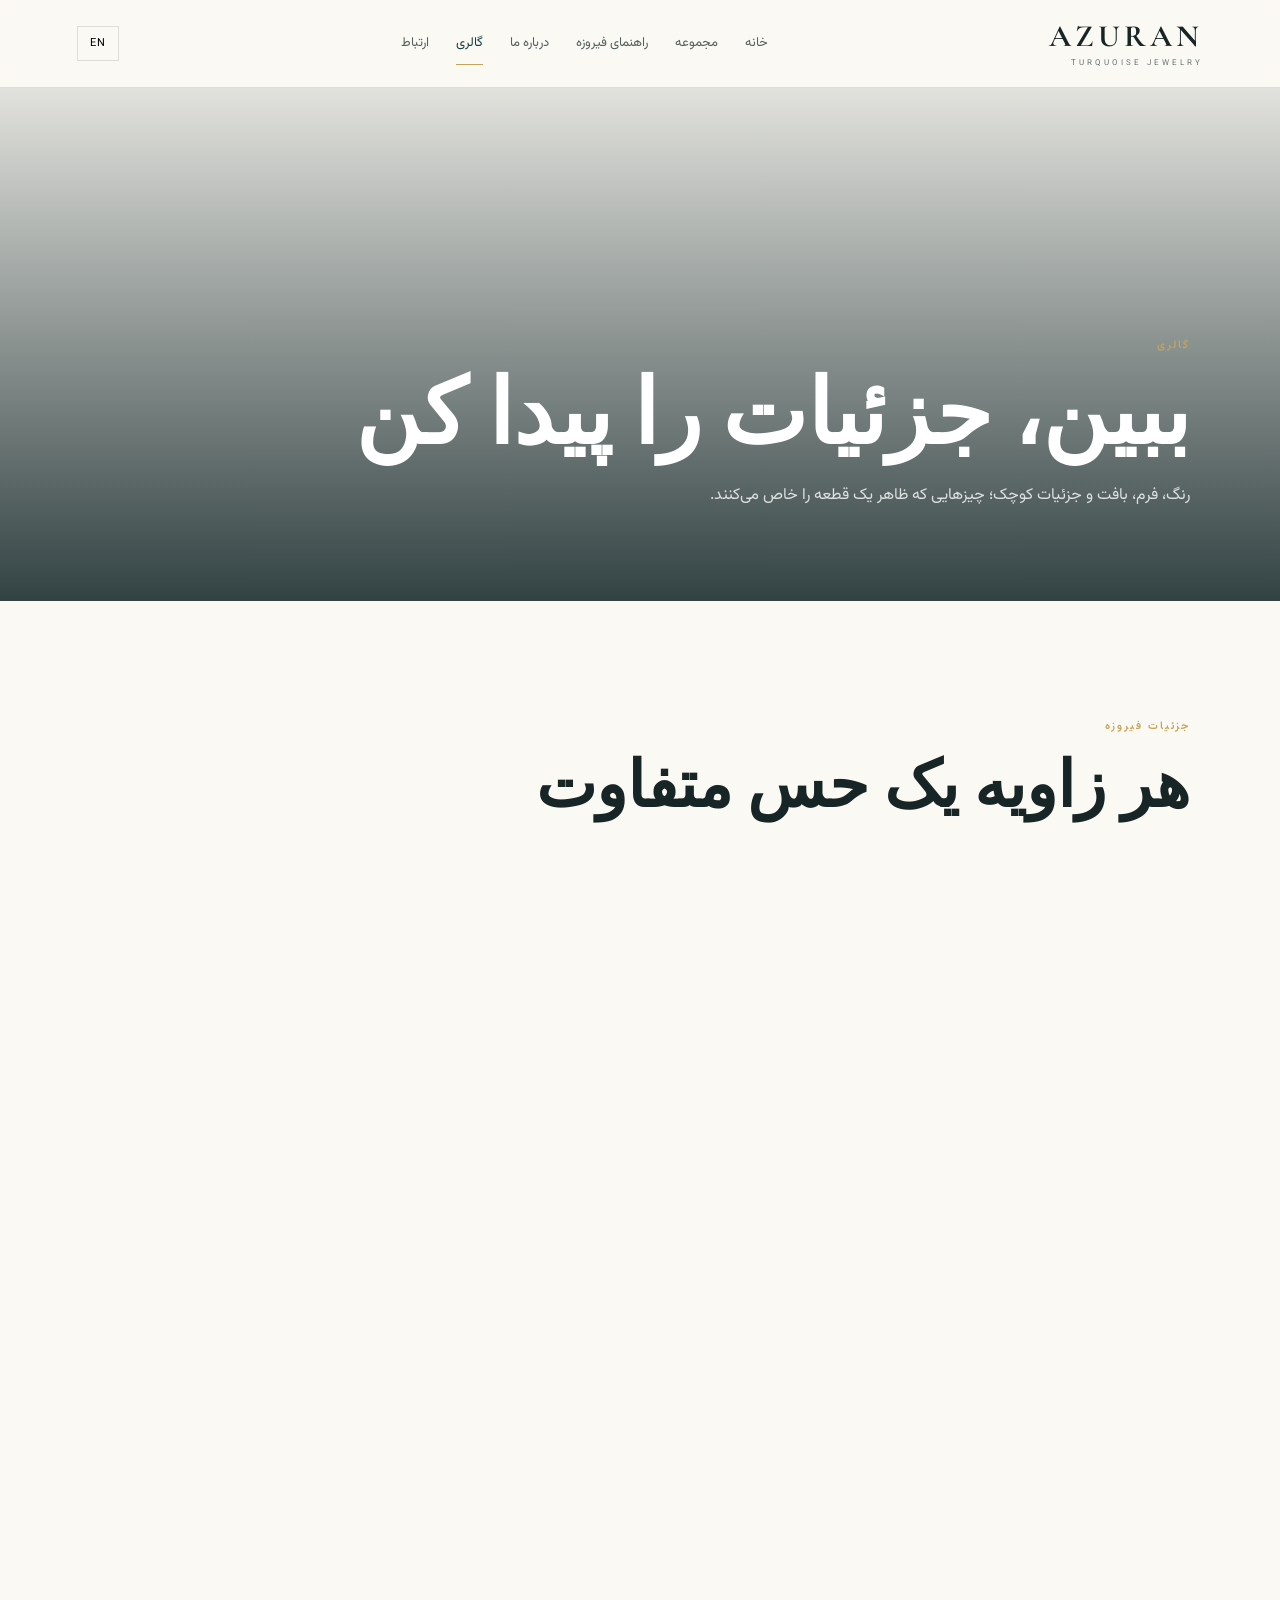
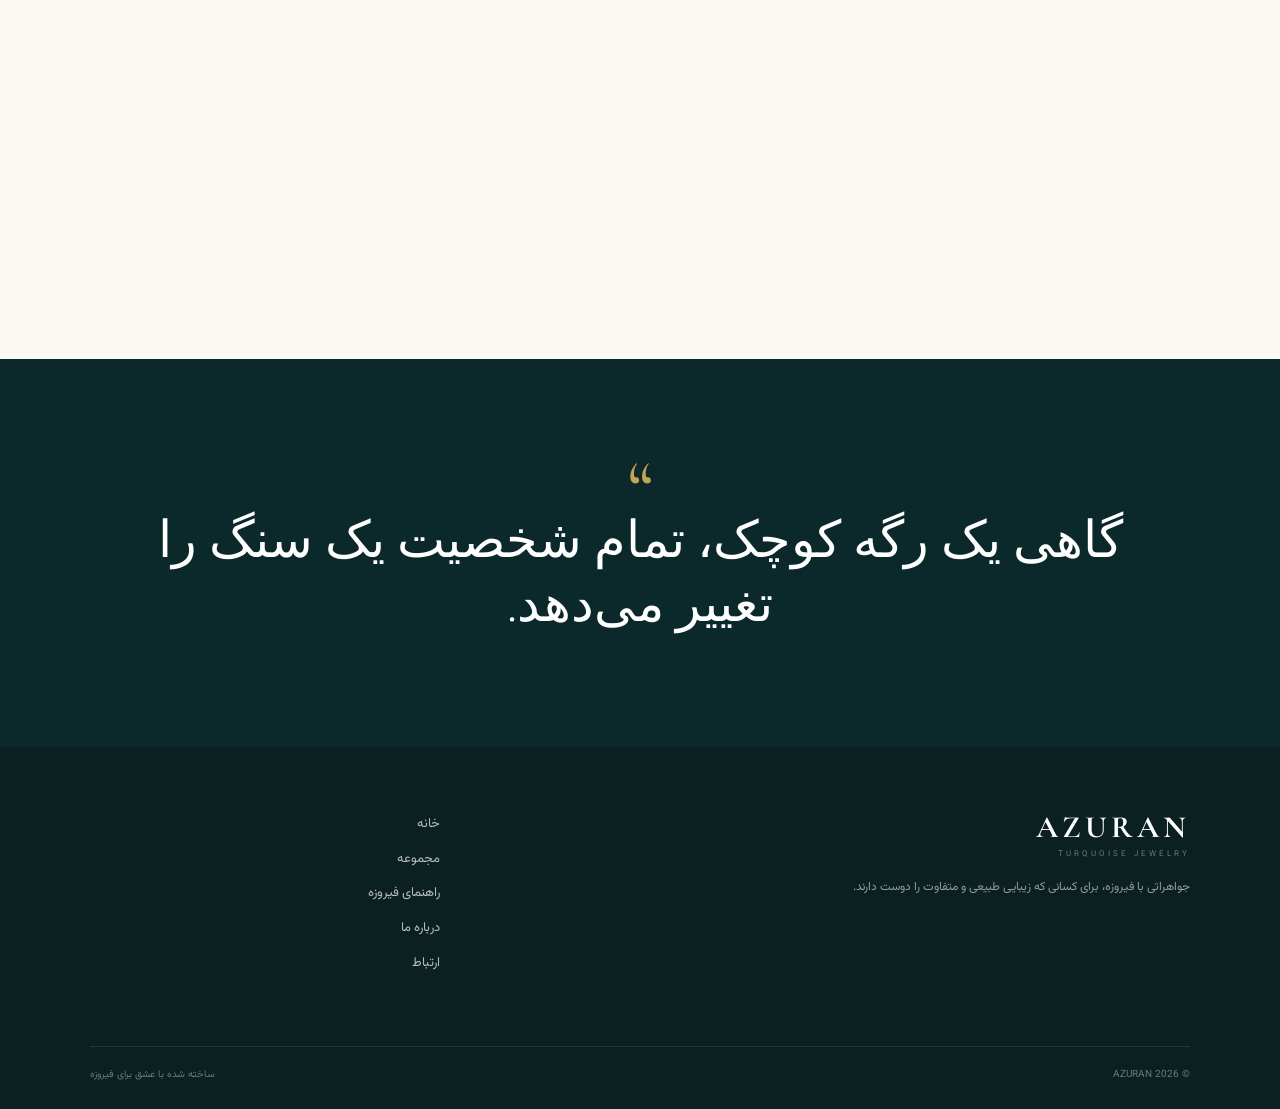
<file: gallery.html>
<!DOCTYPE html>
<html lang="fa" dir="rtl">

<head>

    <meta charset="UTF-8">

    <meta
        name="viewport"
        content="width=device-width, initial-scale=1.0"
    >

    <title>Gallery | AZURAN</title>

    <link
        rel="preconnect"
        href="https://fonts.googleapis.com"
    >

    <link
        rel="preconnect"
        href="https://fonts.gstatic.com"
        crossorigin
    >

    <link
        href="https://fonts.googleapis.com/css2?family=Cormorant+Garamond:wght@400;500;600;700&family=Vazirmatn:wght@300;400;500;600&display=swap"
        rel="stylesheet"
    >

    <link
        rel="stylesheet"
        href="assets/css/style.css"
    >

</head>


<body>


<header class="site-header">

    <a href="index.html" class="brand">

        <span>AZURAN</span>

        <small>Turquoise Jewelry</small>

    </a>


    <nav class="nav">

        <a href="index.html"
           data-fa="خانه"
           data-en="Home">
            خانه
        </a>

        <a href="collection.html"
           data-fa="مجموعه"
           data-en="Collection">
            مجموعه
        </a>

        <a href="guide.html"
           data-fa="راهنمای فیروزه"
           data-en="Turquoise Guide">
            راهنمای فیروزه
        </a>

        <a href="about.html"
           data-fa="درباره ما"
           data-en="About">
            درباره ما
        </a>

        <a href="gallery.html"
           class="active"
           data-fa="گالری"
           data-en="Gallery">
            گالری
        </a>

        <a href="contact.html"
           data-fa="ارتباط"
           data-en="Contact">
            ارتباط
        </a>

    </nav>


    <div class="header-tools">

        <button
            class="lang-btn"
            id="langBtn"
        >
            EN
        </button>


        <button
            class="menu-btn"
            id="menuBtn"
        >
            ☰
        </button>

    </div>

</header>



<section class="page-hero gallery-hero">

    <div class="page-hero-inner">

        <span
            class="eyebrow"
            data-fa="گالری"
            data-en="GALLERY"
        >
            گالری
        </span>


        <h1
            data-fa="ببین، جزئیات را پیدا کن"
            data-en="Look Closer"
        >
            ببین، جزئیات را پیدا کن
        </h1>


        <p
            data-fa="رنگ، فرم، بافت و جزئیات کوچک؛ چیزهایی که ظاهر یک قطعه را خاص می‌کنند."
            data-en="Color, shape, texture and small details — the things that make a piece distinctive."
        >
            رنگ، فرم، بافت و جزئیات کوچک؛
            چیزهایی که ظاهر یک قطعه را خاص می‌کنند.
        </p>

    </div>

</section>



<section class="section">

    <div class="section-heading reveal">

        <span
            class="eyebrow"
            data-fa="جزئیات فیروزه"
            data-en="TURQUOISE DETAILS"
        >
            جزئیات فیروزه
        </span>


        <h2
            data-fa="هر زاویه یک حس متفاوت"
            data-en="Every Angle Feels Different"
        >
            هر زاویه یک حس متفاوت
        </h2>

    </div>



    <div class="gallery-grid">


        <div class="gallery-item g1 reveal"></div>


        <div class="gallery-item g2 reveal"></div>


        <div class="gallery-item g3 reveal"></div>


        <div class="gallery-item g4 reveal"></div>


        <div class="gallery-item g5 reveal"></div>


        <div class="gallery-item g6 reveal"></div>

    </div>

</section>



<section class="section dark-section">

    <div class="quote reveal">

        <div class="quote-mark">
            “
        </div>


        <blockquote
            data-fa="گاهی یک رگه کوچک، تمام شخصیت یک سنگ را تغییر می‌دهد."
            data-en="Sometimes one small vein changes the entire character of a stone."
        >
            گاهی یک رگه کوچک،
            تمام شخصیت یک سنگ را تغییر می‌دهد.
        </blockquote>

    </div>

</section>



<footer class="footer">

    <div>

        <a
            href="index.html"
            class="brand footer-brand"
        >

            <span>AZURAN</span>

            <small>Turquoise Jewelry</small>

        </a>


        <p
            data-fa="جواهراتی با فیروزه، برای کسانی که زیبایی طبیعی و متفاوت را دوست دارند."
            data-en="Turquoise jewelry for those who appreciate natural and distinctive beauty."
        >
            جواهراتی با فیروزه،
            برای کسانی که زیبایی طبیعی و متفاوت را دوست دارند.
        </p>

    </div>


    <div class="footer-links">

        <a href="index.html"
           data-fa="خانه"
           data-en="Home">
            خانه
        </a>

        <a href="collection.html"
           data-fa="مجموعه"
           data-en="Collection">
            مجموعه
        </a>

        <a href="guide.html"
           data-fa="راهنمای فیروزه"
           data-en="Turquoise Guide">
            راهنمای فیروزه
        </a>

        <a href="about.html"
           data-fa="درباره ما"
           data-en="About">
            درباره ما
        </a>

        <a href="contact.html"
           data-fa="ارتباط"
           data-en="Contact">
            ارتباط
        </a>

    </div>


    <div class="footer-bottom">

        <span>© 2026 AZURAN</span>

        <span
            data-fa="ساخته شده با عشق برای فیروزه"
            data-en="Made with love for turquoise"
        >
            ساخته شده با عشق برای فیروزه
        </span>

    </div>

</footer>



<script src="assets/js/script.js"></script>

</body>

</html>
</file>
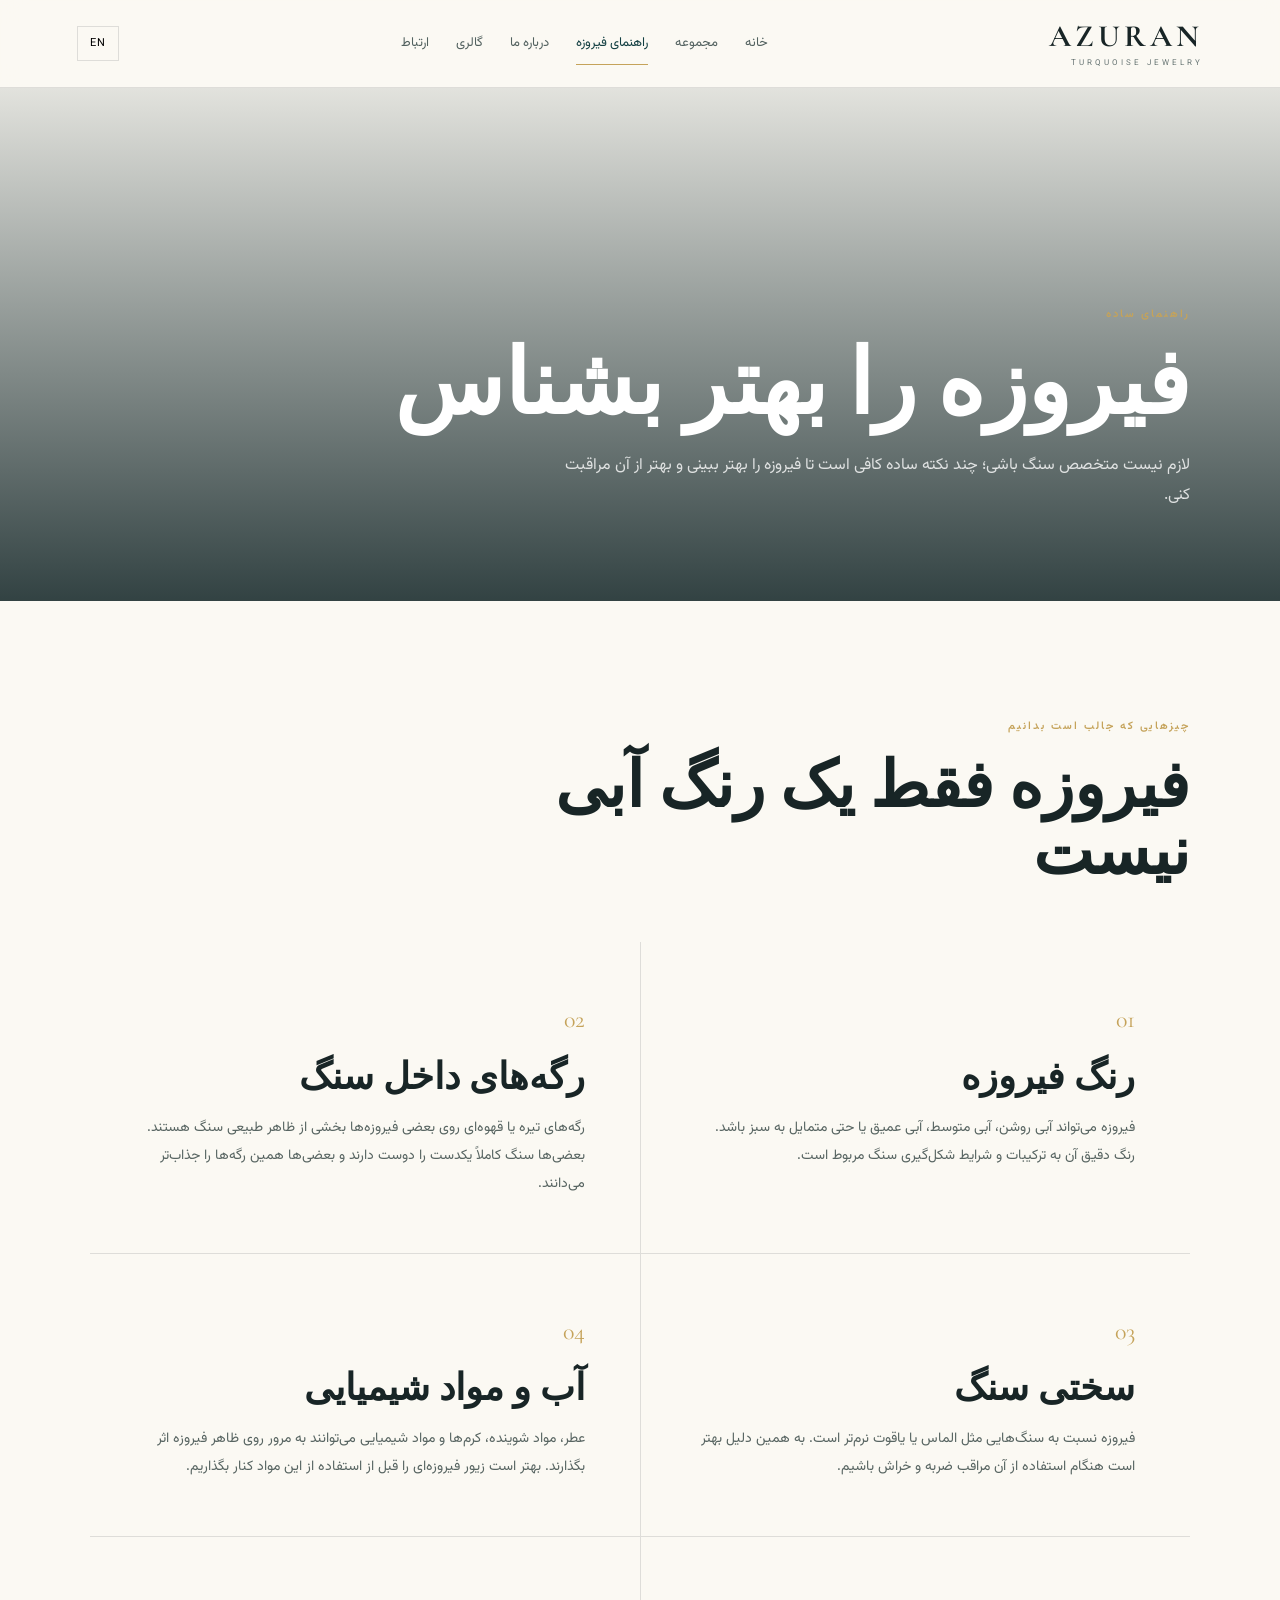
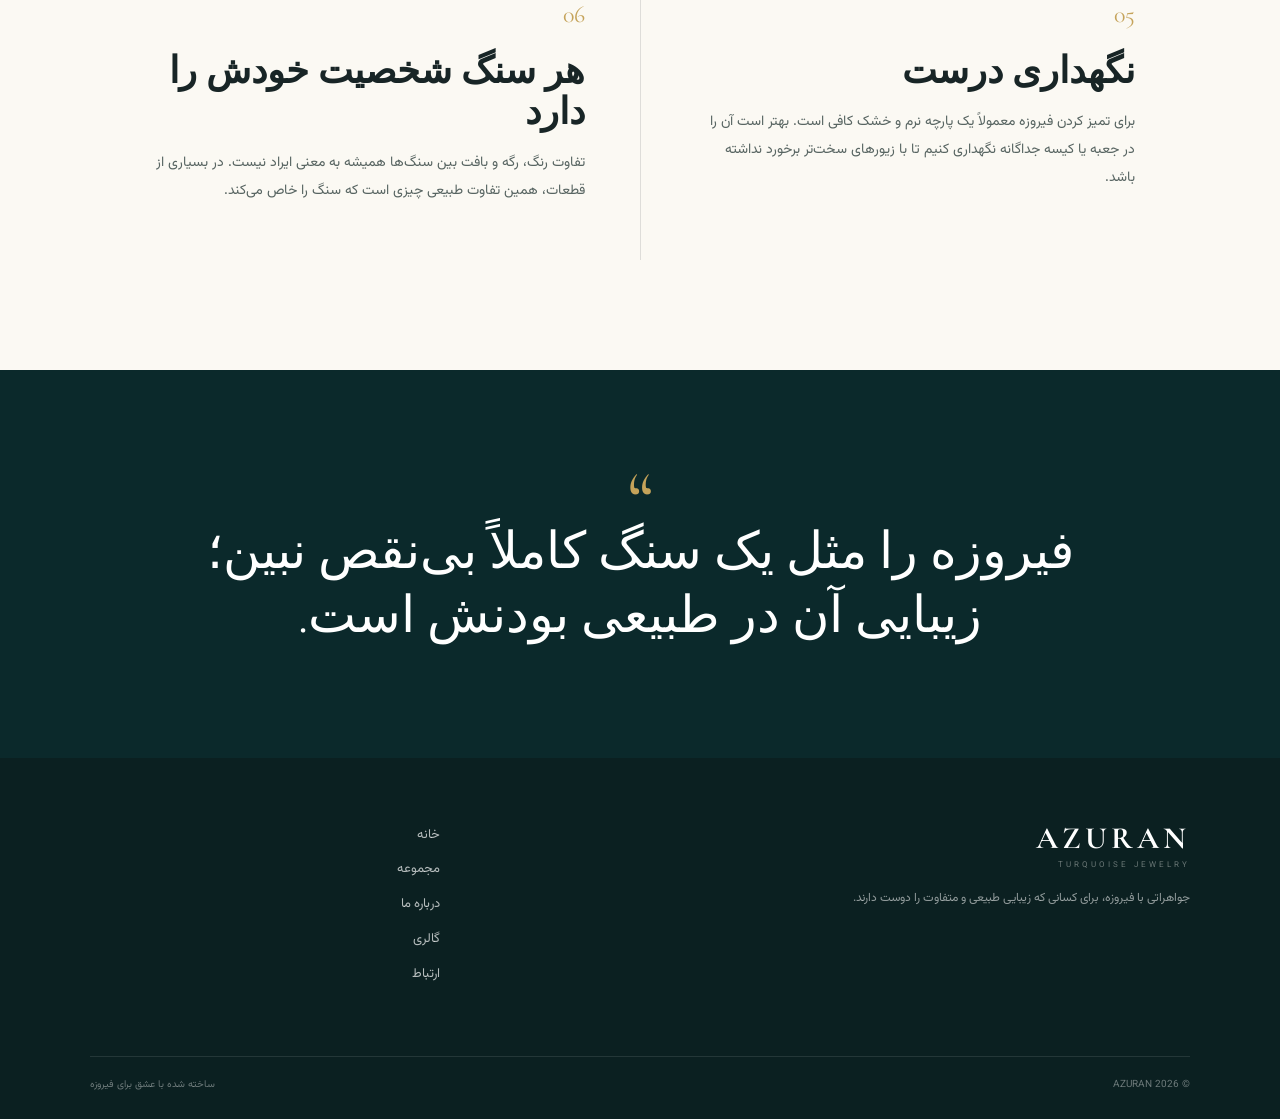
<file: guide.html>
<!DOCTYPE html>
<html lang="fa" dir="rtl">

<head>

    <meta charset="UTF-8">

    <meta
        name="viewport"
        content="width=device-width, initial-scale=1.0"
    >

    <title>Turquoise Guide | AZURAN</title>

    <link
        rel="preconnect"
        href="https://fonts.googleapis.com"
    >

    <link
        rel="preconnect"
        href="https://fonts.googleapis.com"
        crossorigin
    >

    <link
        href="https://fonts.googleapis.com/css2?family=Cormorant+Garamond:wght@400;500;600;700&family=Vazirmatn:wght@300;400;500;600&display=swap"
        rel="stylesheet"
    >

    <link
        rel="stylesheet"
        href="assets/css/style.css"
    >

</head>


<body>


<header class="site-header">

    <a href="index.html" class="brand">

        <span>AZURAN</span>

        <small>Turquoise Jewelry</small>

    </a>


    <nav class="nav">

        <a
            href="index.html"
            data-fa="خانه"
            data-en="Home"
        >
            خانه
        </a>


        <a
            href="collection.html"
            data-fa="مجموعه"
            data-en="Collection"
        >
            مجموعه
        </a>


        <a
            href="guide.html"
            class="active"
            data-fa="راهنمای فیروزه"
            data-en="Turquoise Guide"
        >
            راهنمای فیروزه
        </a>


        <a
            href="about.html"
            data-fa="درباره ما"
            data-en="About"
        >
            درباره ما
        </a>


        <a
            href="gallery.html"
            data-fa="گالری"
            data-en="Gallery"
        >
            گالری
        </a>


        <a
            href="contact.html"
            data-fa="ارتباط"
            data-en="Contact"
        >
            ارتباط
        </a>

    </nav>


    <div class="header-tools">

        <button
            class="lang-btn"
            id="langBtn"
        >
            EN
        </button>


        <button
            class="menu-btn"
            id="menuBtn"
        >
            ☰
        </button>

    </div>

</header>



<section class="page-hero guide-hero">

    <div class="page-hero-inner">

        <span
            class="eyebrow"
            data-fa="راهنمای ساده"
            data-en="A SIMPLE GUIDE"
        >
            راهنمای ساده
        </span>


        <h1
            data-fa="فیروزه را بهتر بشناس"
            data-en="Get to Know Turquoise"
        >
            فیروزه را بهتر بشناس
        </h1>


        <p
            data-fa="لازم نیست متخصص سنگ باشی؛ چند نکته ساده کافی است تا فیروزه را بهتر ببینی و بهتر از آن مراقبت کنی."
            data-en="You don't need to be a stone expert. A few simple facts are enough to understand turquoise and care for it."
        >
            لازم نیست متخصص سنگ باشی؛
            چند نکته ساده کافی است تا فیروزه را بهتر ببینی
            و بهتر از آن مراقبت کنی.
        </p>

    </div>

</section>



<section class="section">

    <div class="section-heading reveal">

        <span
            class="eyebrow"
            data-fa="چیزهایی که جالب است بدانیم"
            data-en="GOOD TO KNOW"
        >
            چیزهایی که جالب است بدانیم
        </span>


        <h2
            data-fa="فیروزه فقط یک رنگ آبی نیست"
            data-en="Turquoise Is More Than a Blue Color"
        >
            فیروزه فقط یک رنگ آبی نیست
        </h2>

    </div>



    <div class="guide-grid">


        <article class="reveal">

            <span>01</span>


            <h2
                data-fa="رنگ فیروزه"
                data-en="Turquoise Color"
            >
                رنگ فیروزه
            </h2>


            <p
                data-fa="فیروزه می‌تواند آبی روشن، آبی متوسط، آبی عمیق یا حتی متمایل به سبز باشد. رنگ دقیق آن به ترکیبات و شرایط شکل‌گیری سنگ مربوط است."
                data-en="Turquoise can appear light blue, medium blue, deep blue or even greenish. Its exact color depends on its composition and how the stone formed."
            >
                فیروزه می‌تواند آبی روشن، آبی متوسط،
                آبی عمیق یا حتی متمایل به سبز باشد.
                رنگ دقیق آن به ترکیبات و شرایط شکل‌گیری
                سنگ مربوط است.
            </p>

        </article>



        <article class="reveal">

            <span>02</span>


            <h2
                data-fa="رگه‌های داخل سنگ"
                data-en="Natural Veins"
            >
                رگه‌های داخل سنگ
            </h2>


            <p
                data-fa="رگه‌های تیره یا قهوه‌ای روی بعضی فیروزه‌ها بخشی از ظاهر طبیعی سنگ هستند. بعضی‌ها سنگ کاملاً یکدست را دوست دارند و بعضی‌ها همین رگه‌ها را جذاب‌تر می‌دانند."
                data-en="Dark or brown veins can naturally appear in turquoise. Some people prefer clean stones, while others love the character created by these patterns."
            >
                رگه‌های تیره یا قهوه‌ای روی بعضی فیروزه‌ها
                بخشی از ظاهر طبیعی سنگ هستند.
                بعضی‌ها سنگ کاملاً یکدست را دوست دارند
                و بعضی‌ها همین رگه‌ها را جذاب‌تر می‌دانند.
            </p>

        </article>



        <article class="reveal">

            <span>03</span>


            <h2
                data-fa="سختی سنگ"
                data-en="Hardness"
            >
                سختی سنگ
            </h2>


            <p
                data-fa="فیروزه نسبت به سنگ‌هایی مثل الماس یا یاقوت نرم‌تر است. به همین دلیل بهتر است هنگام استفاده از آن مراقب ضربه و خراش باشیم."
                data-en="Turquoise is softer than stones such as diamond or ruby, so it should be protected from strong impacts and scratches."
            >
                فیروزه نسبت به سنگ‌هایی مثل الماس
                یا یاقوت نرم‌تر است.
                به همین دلیل بهتر است هنگام استفاده
                از آن مراقب ضربه و خراش باشیم.
            </p>

        </article>



        <article class="reveal">

            <span>04</span>


            <h2
                data-fa="آب و مواد شیمیایی"
                data-en="Water & Chemicals"
            >
                آب و مواد شیمیایی
            </h2>


            <p
                data-fa="عطر، مواد شوینده، کرم‌ها و مواد شیمیایی می‌توانند به مرور روی ظاهر فیروزه اثر بگذارند. بهتر است زیور فیروزه‌ای را قبل از استفاده از این مواد کنار بگذاریم."
                data-en="Perfume, cleaners, creams and chemicals may affect turquoise over time. It is better to remove turquoise jewelry before using them."
            >
                عطر، مواد شوینده، کرم‌ها و مواد شیمیایی
                می‌توانند به مرور روی ظاهر فیروزه اثر بگذارند.
                بهتر است زیور فیروزه‌ای را قبل از استفاده
                از این مواد کنار بگذاریم.
            </p>

        </article>



        <article class="reveal">

            <span>05</span>


            <h2
                data-fa="نگهداری درست"
                data-en="Proper Care"
            >
                نگهداری درست
            </h2>


            <p
                data-fa="برای تمیز کردن فیروزه معمولاً یک پارچه نرم و خشک کافی است. بهتر است آن را در جعبه یا کیسه جداگانه نگهداری کنیم تا با زیورهای سخت‌تر برخورد نداشته باشد."
                data-en="A soft dry cloth is usually enough to clean turquoise. Store it separately so harder jewelry does not scratch it."
            >
                برای تمیز کردن فیروزه معمولاً یک پارچه نرم
                و خشک کافی است.
                بهتر است آن را در جعبه یا کیسه جداگانه
                نگهداری کنیم تا با زیورهای سخت‌تر
                برخورد نداشته باشد.
            </p>

        </article>



        <article class="reveal">

            <span>06</span>


            <h2
                data-fa="هر سنگ شخصیت خودش را دارد"
                data-en="Every Stone Has Character"
            >
                هر سنگ شخصیت خودش را دارد
            </h2>


            <p
                data-fa="تفاوت رنگ، رگه و بافت بین سنگ‌ها همیشه به معنی ایراد نیست. در بسیاری از قطعات، همین تفاوت طبیعی چیزی است که سنگ را خاص می‌کند."
                data-en="Differences in color, veins and texture are not necessarily flaws. In many pieces, these natural differences are exactly what makes the stone special."
            >
                تفاوت رنگ، رگه و بافت بین سنگ‌ها همیشه
                به معنی ایراد نیست.
                در بسیاری از قطعات، همین تفاوت طبیعی
                چیزی است که سنگ را خاص می‌کند.
            </p>

        </article>

    </div>

</section>



<section class="section dark-section">

    <div class="quote reveal">

        <div class="quote-mark">
            “
        </div>


        <blockquote
            data-fa="فیروزه را مثل یک سنگ کاملاً بی‌نقص نبین؛ زیبایی آن در طبیعی بودنش است."
            data-en="Don't look at turquoise as a perfectly uniform stone. Its beauty is in its natural character."
        >
            فیروزه را مثل یک سنگ کاملاً بی‌نقص نبین؛
            زیبایی آن در طبیعی بودنش است.
        </blockquote>

    </div>

</section>



<footer class="footer">

    <div>

        <a
            href="index.html"
            class="brand footer-brand"
        >

            <span>AZURAN</span>

            <small>Turquoise Jewelry</small>

        </a>


        <p
            data-fa="جواهراتی با فیروزه، برای کسانی که زیبایی طبیعی و متفاوت را دوست دارند."
            data-en="Turquoise jewelry for those who appreciate natural and distinctive beauty."
        >
            جواهراتی با فیروزه،
            برای کسانی که زیبایی طبیعی و متفاوت را دوست دارند.
        </p>

    </div>


    <div class="footer-links">

        <a
            href="index.html"
            data-fa="خانه"
            data-en="Home"
        >
            خانه
        </a>


        <a
            href="collection.html"
            data-fa="مجموعه"
            data-en="Collection"
        >
            مجموعه
        </a>


        <a
            href="about.html"
            data-fa="درباره ما"
            data-en="About"
        >
            درباره ما
        </a>


        <a
            href="gallery.html"
            data-fa="گالری"
            data-en="Gallery"
        >
            گالری
        </a>


        <a
            href="contact.html"
            data-fa="ارتباط"
            data-en="Contact"
        >
            ارتباط
        </a>

    </div>


    <div class="footer-bottom">

        <span>© 2026 AZURAN</span>

        <span
            data-fa="ساخته شده با عشق برای فیروزه"
            data-en="Made with love for turquoise"
        >
            ساخته شده با عشق برای فیروزه
        </span>

    </div>

</footer>



<script src="assets/js/script.js"></script>

</body>

</html>
</file>
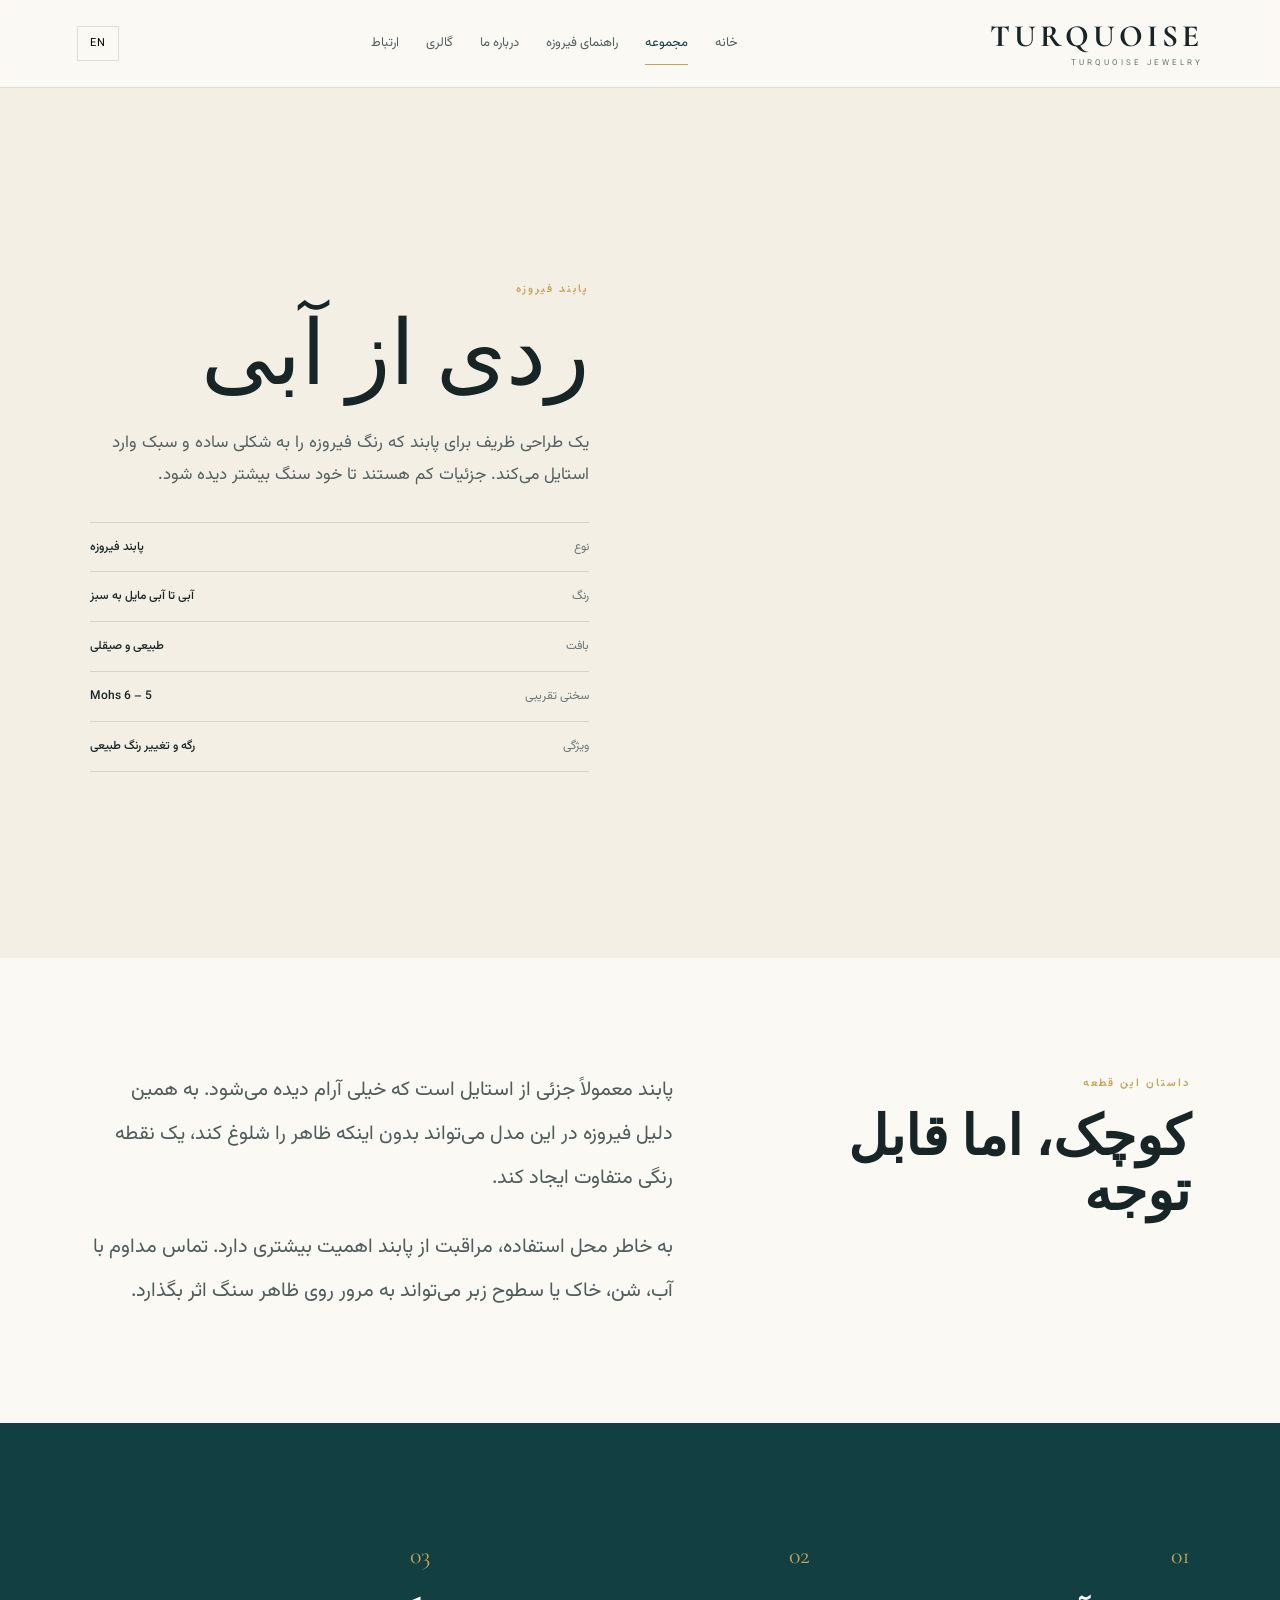
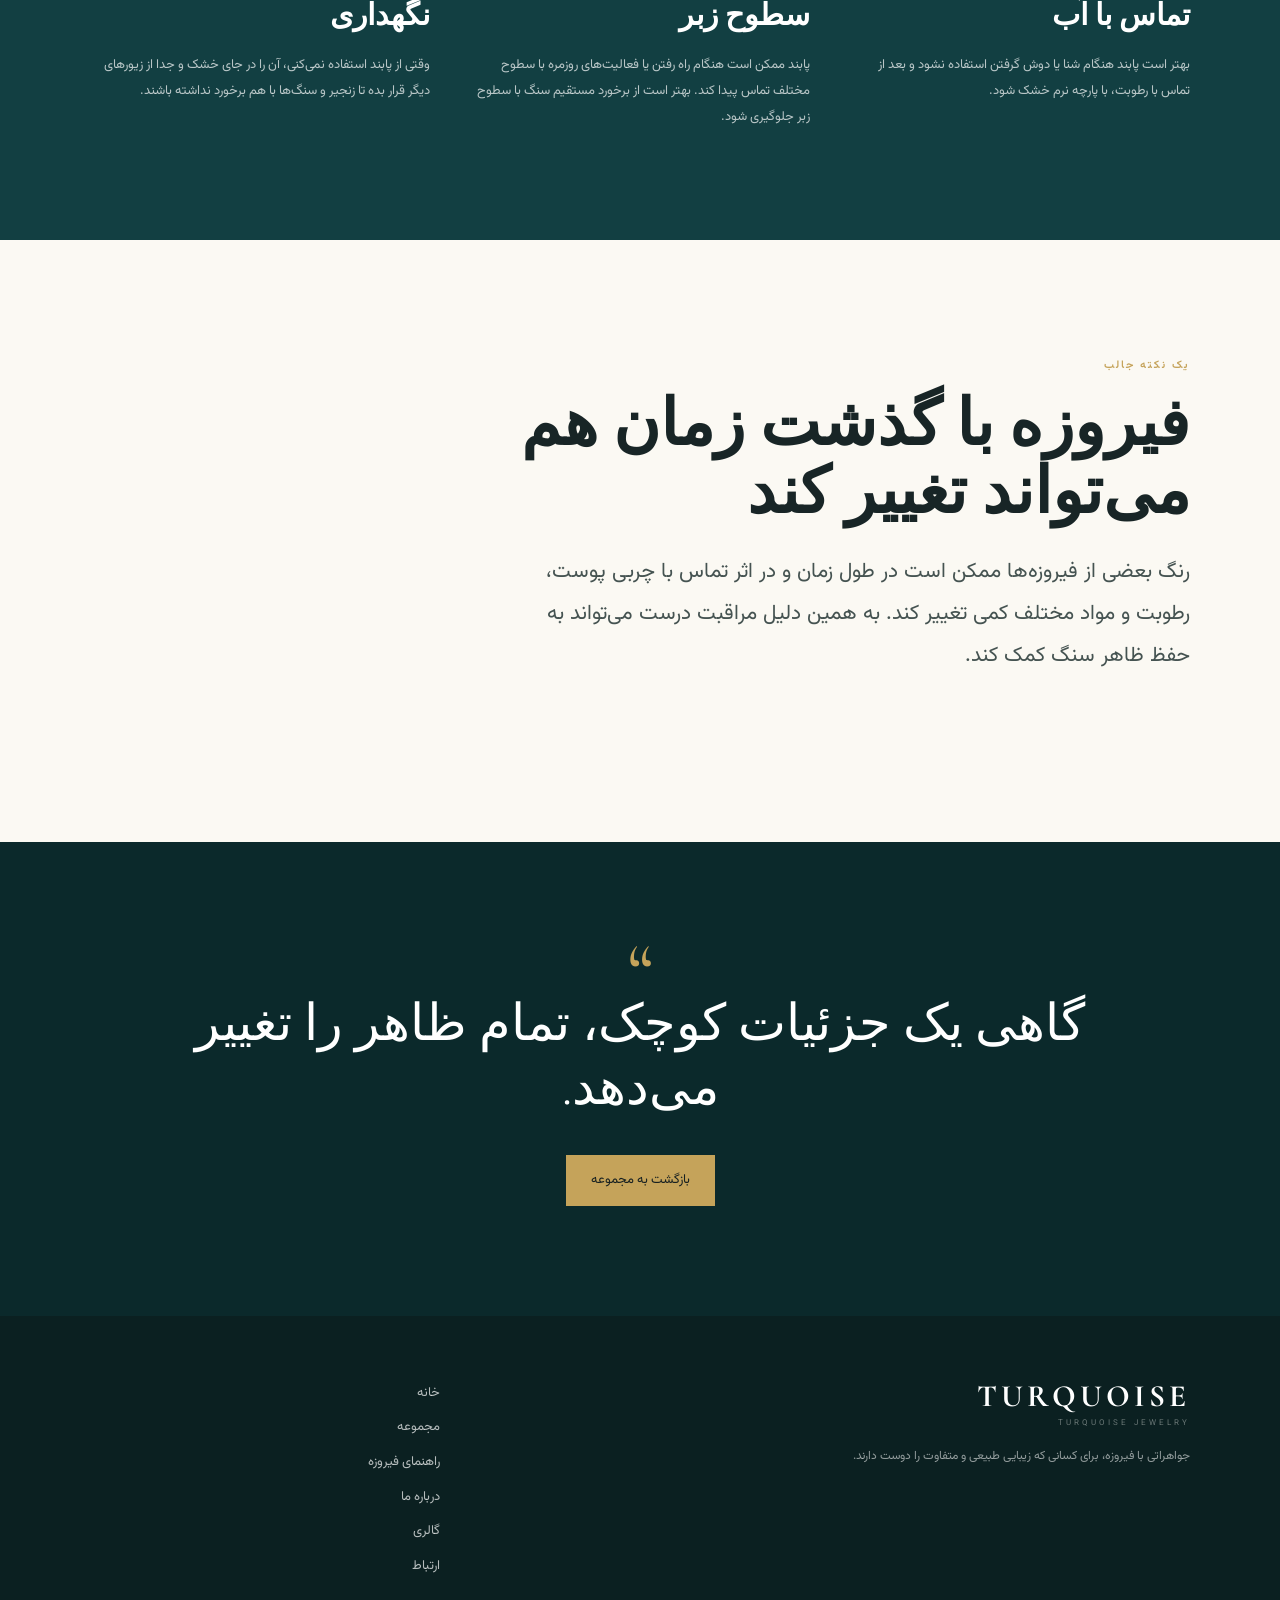
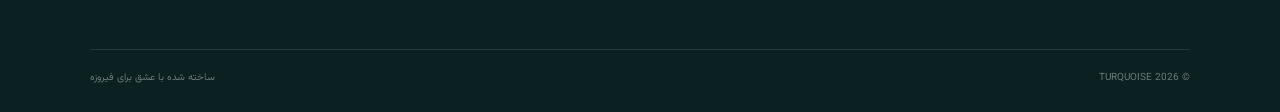
<file: product-anklet.html>
<!DOCTYPE html>
<html lang="fa" dir="rtl">

<head>

    <meta charset="UTF-8">

    <meta
        name="viewport"
        content="width=device-width, initial-scale=1.0"
    >

    <title>Turquoise Anklet | TURQUOISE</title>

    <meta
        name="description"
        content="Turquoise Anklet — معرفی و اطلاعات پابند فیروزه."
    >

    <link rel="preconnect" href="https://fonts.googleapis.com">

    <link
        rel="preconnect"
        href="https://fonts.gstatic.com"
        crossorigin
    >

    <link
        href="https://fonts.googleapis.com/css2?family=Cormorant+Garamond:wght@400;500;600;700&family=Vazirmatn:wght@300;400;500;600&display=swap"
        rel="stylesheet"
    >

    <link
        rel="stylesheet"
        href="assets/css/style.css"
    >

</head>


<body>


<!-- =====================================================
     HEADER
===================================================== -->

<header class="site-header">

    <a
        href="index.html"
        class="brand"
    >

        <span>TURQUOISE</span>

        <small>Turquoise Jewelry</small>

    </a>


    <nav class="nav">

        <a
            href="index.html"
            data-fa="خانه"
            data-en="Home"
        >
            خانه
        </a>


        <a
            href="collection.html"
            class="active"
            data-fa="مجموعه"
            data-en="Collection"
        >
            مجموعه
        </a>


        <a
            href="guide.html"
            data-fa="راهنمای فیروزه"
            data-en="Turquoise Guide"
        >
            راهنمای فیروزه
        </a>


        <a
            href="about.html"
            data-fa="درباره ما"
            data-en="About"
        >
            درباره ما
        </a>


        <a
            href="gallery.html"
            data-fa="گالری"
            data-en="Gallery"
        >
            گالری
        </a>


        <a
            href="contact.html"
            data-fa="ارتباط"
            data-en="Contact"
        >
            ارتباط
        </a>

    </nav>


    <div class="header-tools">

        <button
            class="lang-btn"
            id="langBtn"
            type="button"
        >
            EN
        </button>


        <button
            class="menu-btn"
            id="menuBtn"
            type="button"
        >
            ☰
        </button>

    </div>

</header>



<!-- =====================================================
     PRODUCT INTRO
===================================================== -->

<section class="section product-detail">


    <div class="detail-image anklet reveal"></div>


    <div class="detail-copy reveal">

        <span
            class="eyebrow"
            data-fa="پابند فیروزه"
            data-en="TURQUOISE ANKLET"
        >
            پابند فیروزه
        </span>


        <h1
            data-fa="ردی از آبی"
            data-en="A Trace of Blue"
        >
            ردی از آبی
        </h1>


        <p
            class="detail-lead"
            data-fa="یک طراحی ظریف برای پابند که رنگ فیروزه را به شکلی ساده و سبک وارد استایل می‌کند. جزئیات کم هستند تا خود سنگ بیشتر دیده شود."
            data-en="A delicate anklet that brings the color of turquoise into the look in a simple and lightweight way. The details stay minimal so the stone remains visible."
        >
            یک طراحی ظریف برای پابند که رنگ فیروزه
            را به شکلی ساده و سبک وارد استایل می‌کند.
            جزئیات کم هستند تا خود سنگ بیشتر دیده شود.
        </p>


        <div class="specs">


            <div>

                <span
                    data-fa="نوع"
                    data-en="Type"
                >
                    نوع
                </span>

                <strong
                    data-fa="پابند فیروزه"
                    data-en="Turquoise Anklet"
                >
                    پابند فیروزه
                </strong>

            </div>



            <div>

                <span
                    data-fa="رنگ"
                    data-en="Color"
                >
                    رنگ
                </span>

                <strong
                    data-fa="آبی تا آبی مایل به سبز"
                    data-en="Blue to greenish blue"
                >
                    آبی تا آبی مایل به سبز
                </strong>

            </div>



            <div>

                <span
                    data-fa="بافت"
                    data-en="Texture"
                >
                    بافت
                </span>

                <strong
                    data-fa="طبیعی و صیقلی"
                    data-en="Natural & polished"
                >
                    طبیعی و صیقلی
                </strong>

            </div>



            <div>

                <span
                    data-fa="سختی تقریبی"
                    data-en="Approx. hardness"
                >
                    سختی تقریبی
                </span>

                <strong>
                    5 – 6 Mohs
                </strong>

            </div>



            <div>

                <span
                    data-fa="ویژگی"
                    data-en="Feature"
                >
                    ویژگی
                </span>

                <strong
                    data-fa="رگه و تغییر رنگ طبیعی"
                    data-en="Natural veins & color variation"
                >
                    رگه و تغییر رنگ طبیعی
                </strong>

            </div>

        </div>

    </div>

</section>



<!-- =====================================================
     STORY
===================================================== -->

<section class="section">

    <div class="product-story">


        <div class="reveal">

            <span
                class="eyebrow"
                data-fa="داستان این قطعه"
                data-en="THE STORY"
            >
                داستان این قطعه
            </span>


            <h2
                data-fa="کوچک، اما قابل توجه"
                data-en="Small, Yet Noticeable"
            >
                کوچک، اما قابل توجه
            </h2>

        </div>



        <div class="story-text reveal">

            <p
                data-fa="پابند معمولاً جزئی از استایل است که خیلی آرام دیده می‌شود. به همین دلیل فیروزه در این مدل می‌تواند بدون اینکه ظاهر را شلوغ کند، یک نقطه رنگی متفاوت ایجاد کند."
                data-en="An anklet is usually a subtle part of an outfit. That makes turquoise a simple way to add a distinctive touch of color without making the look feel busy."
            >
                پابند معمولاً جزئی از استایل است
                که خیلی آرام دیده می‌شود.
                به همین دلیل فیروزه در این مدل
                می‌تواند بدون اینکه ظاهر را شلوغ کند،
                یک نقطه رنگی متفاوت ایجاد کند.
            </p>


            <p
                data-fa="به خاطر محل استفاده، مراقبت از پابند اهمیت بیشتری دارد. تماس مداوم با آب، شن، خاک یا سطوح زبر می‌تواند به مرور روی ظاهر سنگ اثر بگذارد."
                data-en="Because of where an anklet is worn, proper care matters. Frequent contact with water, sand, dirt or rough surfaces can gradually affect the stone's appearance."
            >
                به خاطر محل استفاده،
                مراقبت از پابند اهمیت بیشتری دارد.
                تماس مداوم با آب، شن، خاک یا سطوح زبر
                می‌تواند به مرور روی ظاهر سنگ اثر بگذارد.
            </p>

        </div>

    </div>

</section>



<!-- =====================================================
     INFORMATION
===================================================== -->

<section class="section info-band">


    <div class="reveal">

        <span>01</span>


        <h3
            data-fa="تماس با آب"
            data-en="Water Contact"
        >
            تماس با آب
        </h3>


        <p
            data-fa="بهتر است پابند هنگام شنا یا دوش گرفتن استفاده نشود و بعد از تماس با رطوبت، با پارچه نرم خشک شود."
            data-en="It is better to remove the anklet before swimming or showering, and gently dry it after contact with moisture."
        >
            بهتر است پابند هنگام شنا
            یا دوش گرفتن استفاده نشود
            و بعد از تماس با رطوبت،
            با پارچه نرم خشک شود.
        </p>

    </div>



    <div class="reveal">

        <span>02</span>


        <h3
            data-fa="سطوح زبر"
            data-en="Rough Surfaces"
        >
            سطوح زبر
        </h3>


        <p
            data-fa="پابند ممکن است هنگام راه رفتن یا فعالیت‌های روزمره با سطوح مختلف تماس پیدا کند. بهتر است از برخورد مستقیم سنگ با سطوح زبر جلوگیری شود."
            data-en="An anklet can come into contact with different surfaces during everyday activities. Avoid direct contact between the stone and rough surfaces."
        >
            پابند ممکن است هنگام راه رفتن
            یا فعالیت‌های روزمره با سطوح مختلف
            تماس پیدا کند.
            بهتر است از برخورد مستقیم سنگ
            با سطوح زبر جلوگیری شود.
        </p>

    </div>



    <div class="reveal">

        <span>03</span>


        <h3
            data-fa="نگهداری"
            data-en="Storage"
        >
            نگهداری
        </h3>


        <p
            data-fa="وقتی از پابند استفاده نمی‌کنی، آن را در جای خشک و جدا از زیورهای دیگر قرار بده تا زنجیر و سنگ‌ها با هم برخورد نداشته باشند."
            data-en="When not in use, keep the anklet in a dry place and separate from other jewelry to prevent the chain and stones from rubbing against each other."
        >
            وقتی از پابند استفاده نمی‌کنی،
            آن را در جای خشک و جدا از زیورهای دیگر
            قرار بده تا زنجیر و سنگ‌ها
            با هم برخورد نداشته باشند.
        </p>

    </div>


</section>



<!-- =====================================================
     INTERESTING FACT
===================================================== -->

<section class="section">

    <div class="section-heading reveal">


        <span
            class="eyebrow"
            data-fa="یک نکته جالب"
            data-en="INTERESTING FACT"
        >
            یک نکته جالب
        </span>


        <h2
            data-fa="فیروزه با گذشت زمان هم می‌تواند تغییر کند"
            data-en="Turquoise Can Change Over Time"
        >
            فیروزه با گذشت زمان هم می‌تواند تغییر کند
        </h2>


        <p
            class="lead"
            data-fa="رنگ بعضی از فیروزه‌ها ممکن است در طول زمان و در اثر تماس با چربی پوست، رطوبت و مواد مختلف کمی تغییر کند. به همین دلیل مراقبت درست می‌تواند به حفظ ظاهر سنگ کمک کند."
            data-en="The color of some turquoise can gradually change over time due to contact with skin oils, moisture and different substances. Proper care can help preserve its appearance."
        >
            رنگ بعضی از فیروزه‌ها ممکن است
            در طول زمان و در اثر تماس با چربی پوست،
            رطوبت و مواد مختلف کمی تغییر کند.
            به همین دلیل مراقبت درست می‌تواند
            به حفظ ظاهر سنگ کمک کند.
        </p>

    </div>

</section>



<!-- =====================================================
     QUOTE
===================================================== -->

<section class="section dark-section">

    <div class="quote reveal">


        <div class="quote-mark">
            “
        </div>


        <blockquote
            data-fa="گاهی یک جزئیات کوچک، تمام ظاهر را تغییر می‌دهد."
            data-en="Sometimes one small detail can change the entire look."
        >
            گاهی یک جزئیات کوچک،
            تمام ظاهر را تغییر می‌دهد.
        </blockquote>


        <div style="margin-top:35px;">

            <a
                href="collection.html"
                class="btn btn-gold"
                data-fa="بازگشت به مجموعه"
                data-en="Back to Collection"
            >
                بازگشت به مجموعه
            </a>

        </div>

    </div>

</section>



<!-- =====================================================
     FOOTER
===================================================== -->

<footer class="footer">


    <div>

        <a
            href="index.html"
            class="brand footer-brand"
        >

            <span>TURQUOISE</span>

            <small>Turquoise Jewelry</small>

        </a>


        <p
            data-fa="جواهراتی با فیروزه، برای کسانی که زیبایی طبیعی و متفاوت را دوست دارند."
            data-en="Turquoise jewelry for those who appreciate natural and distinctive beauty."
        >
            جواهراتی با فیروزه،
            برای کسانی که زیبایی طبیعی و متفاوت را دوست دارند.
        </p>

    </div>



    <div class="footer-links">


        <a
            href="index.html"
            data-fa="خانه"
            data-en="Home"
        >
            خانه
        </a>


        <a
            href="collection.html"
            data-fa="مجموعه"
            data-en="Collection"
        >
            مجموعه
        </a>


        <a
            href="guide.html"
            data-fa="راهنمای فیروزه"
            data-en="Turquoise Guide"
        >
            راهنمای فیروزه
        </a>


        <a
            href="about.html"
            data-fa="درباره ما"
            data-en="About"
        >
            درباره ما
        </a>


        <a
            href="gallery.html"
            data-fa="گالری"
            data-en="Gallery"
        >
            گالری
        </a>


        <a
            href="contact.html"
            data-fa="ارتباط"
            data-en="Contact"
        >
            ارتباط
        </a>

    </div>



    <div class="footer-bottom">

        <span>
            © 2026 TURQUOISE
        </span>


        <span
            data-fa="ساخته شده با عشق برای فیروزه"
            data-en="Made with love for turquoise"
        >
            ساخته شده با عشق برای فیروزه
        </span>

    </div>

</footer>



<script src="assets/js/script.js"></script>

</body>

</html>
</file>
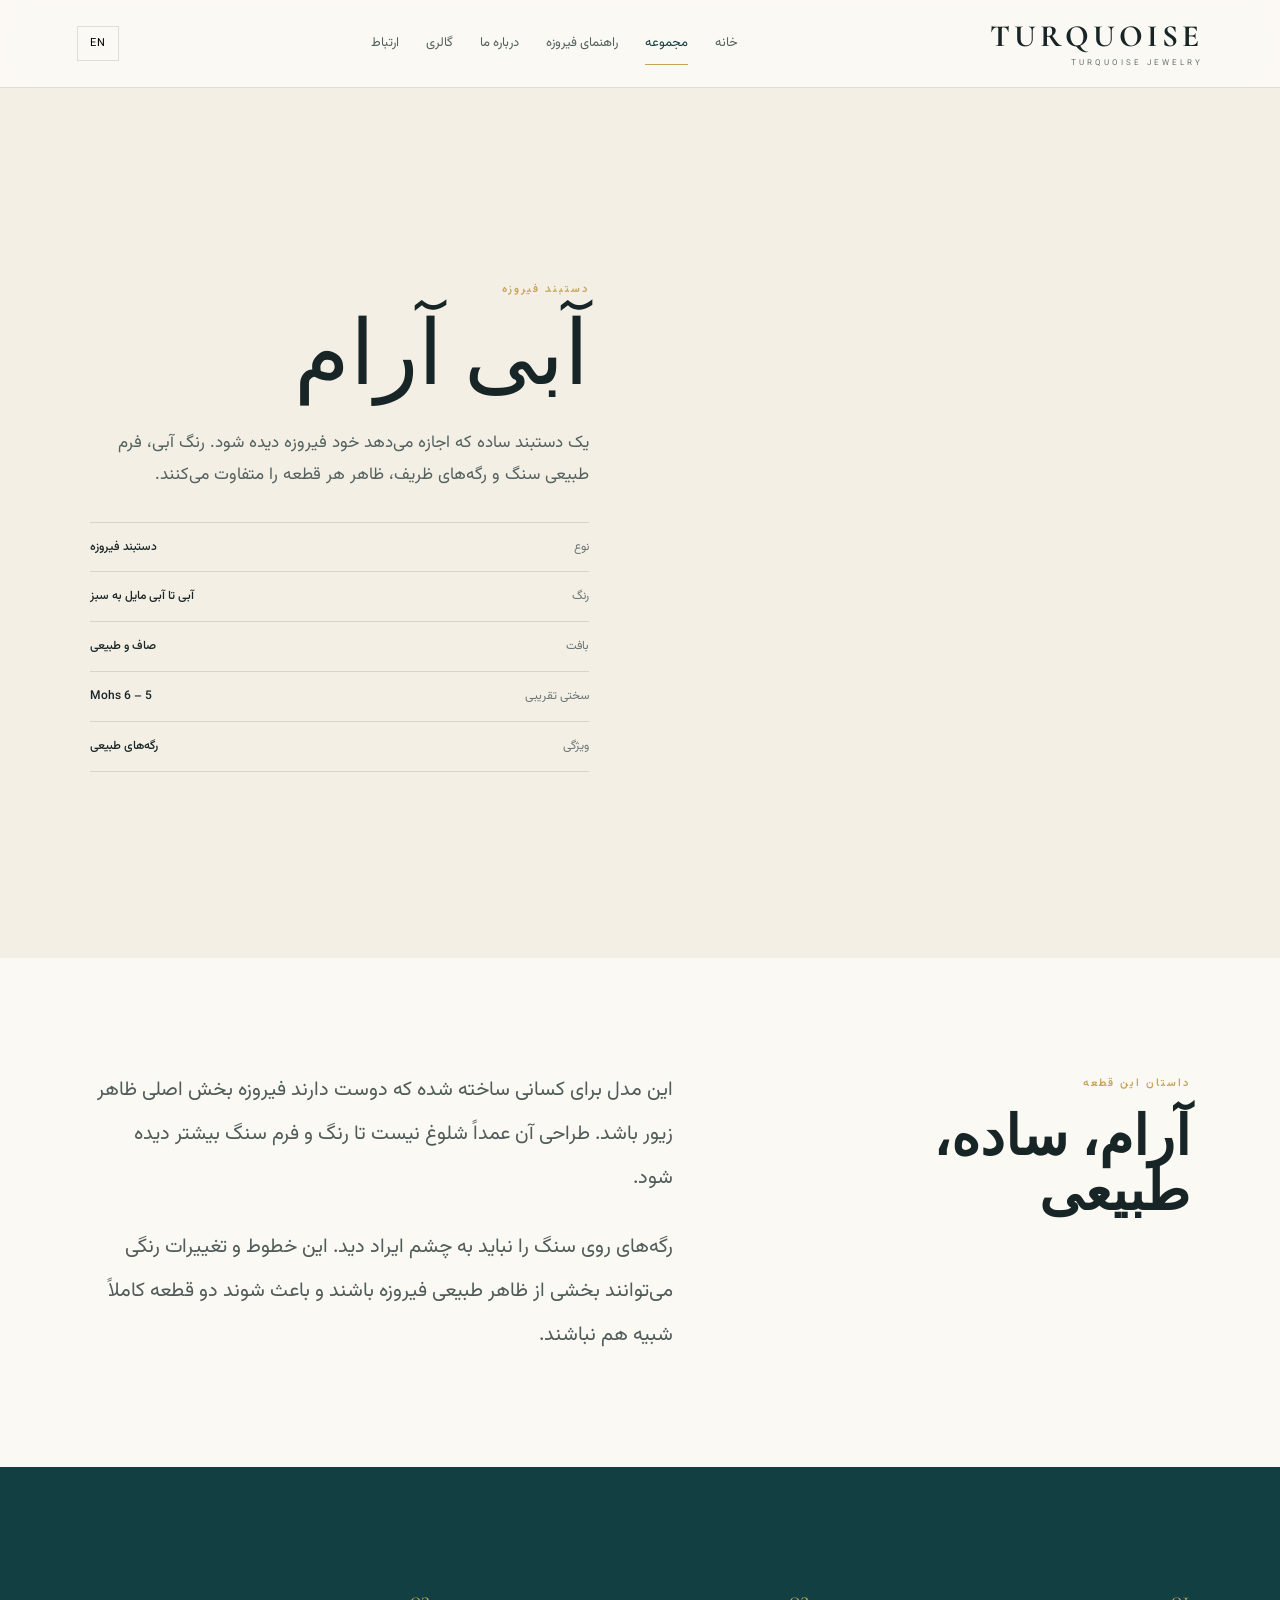
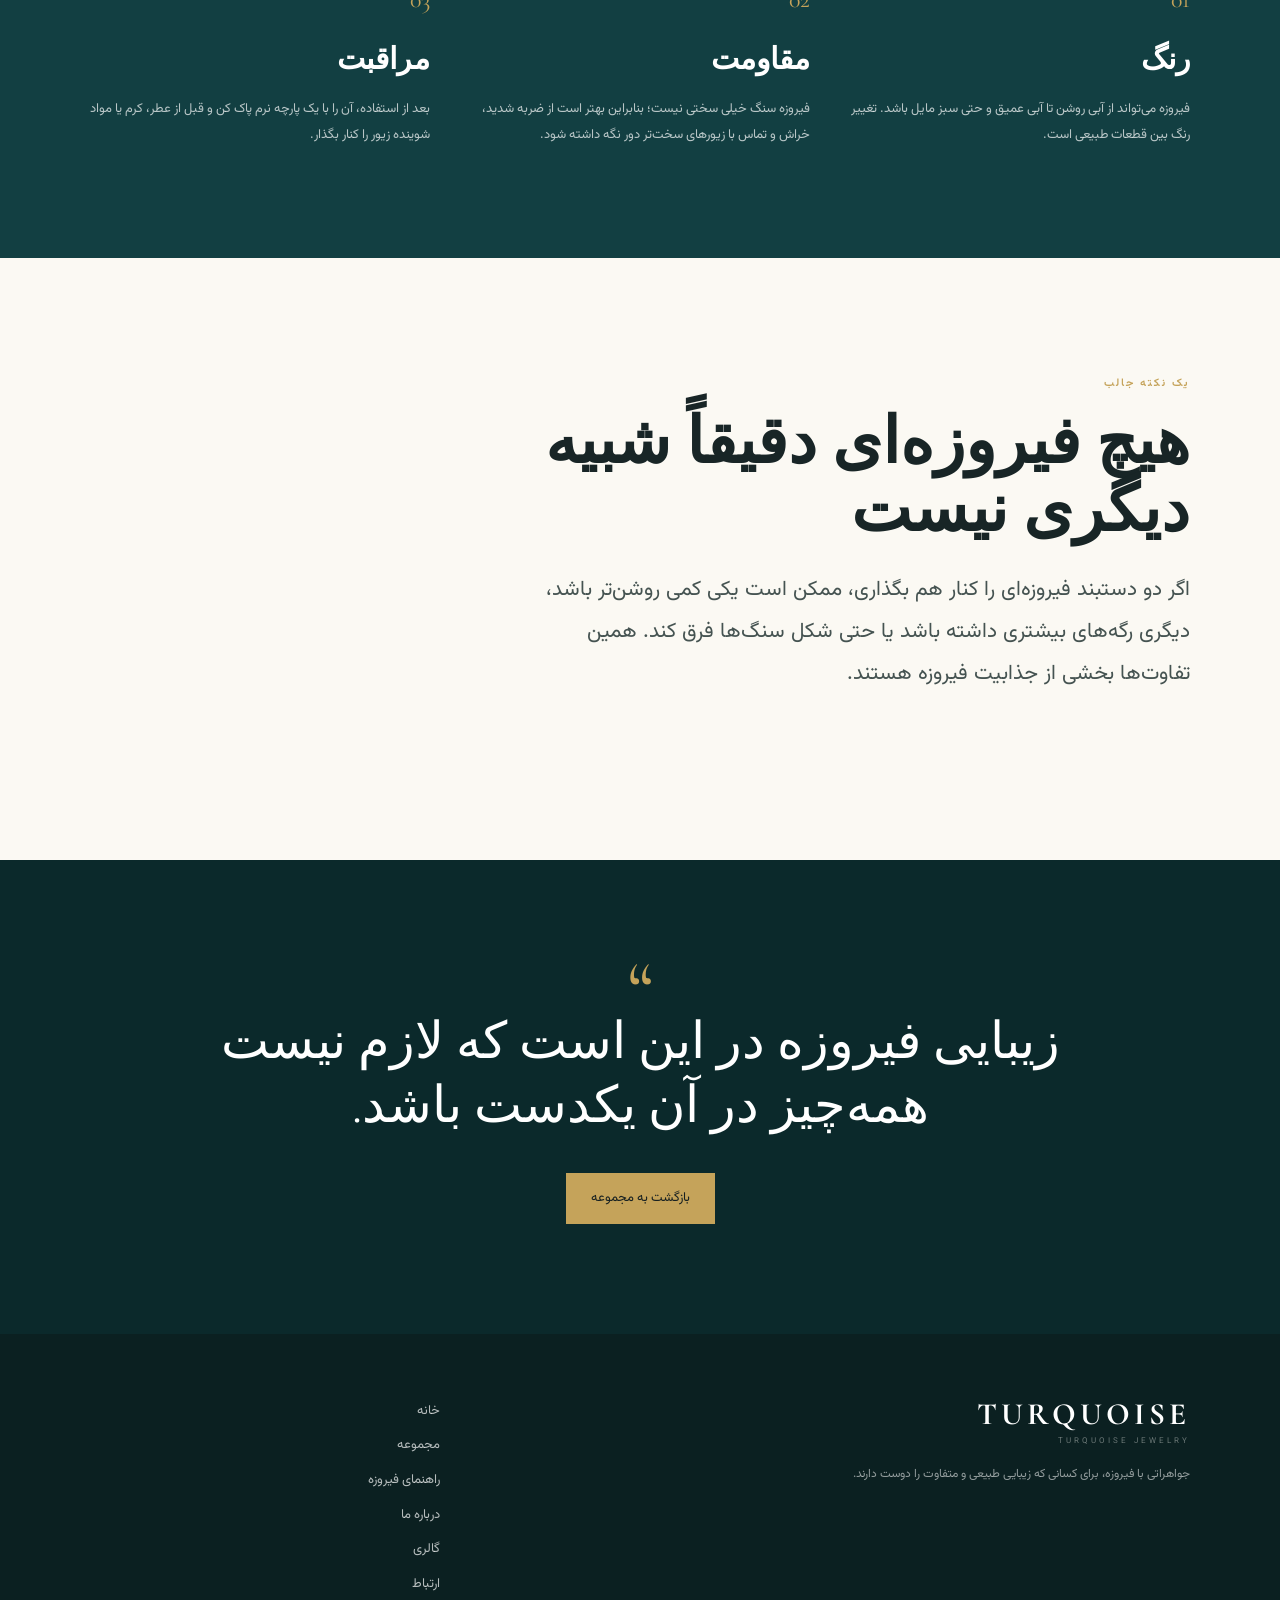
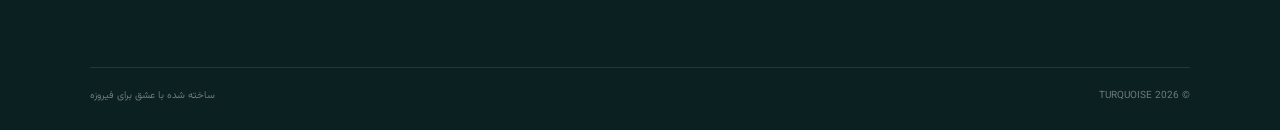
<file: product-bracelet.html>
<!DOCTYPE html>
<html lang="fa" dir="rtl">

<head>

    <meta charset="UTF-8">

    <meta
        name="viewport"
        content="width=device-width, initial-scale=1.0"
    >

    <title>Turquoise Bracelet | TURQUOISE</title>

    <meta
        name="description"
        content="Turquoise Bracelet — معرفی و اطلاعات یک دستبند فیروزه."
    >

    <link
        rel="preconnect"
        href="https://fonts.googleapis.com"
    >

    <link
        rel="preconnect"
        href="https://fonts.gstatic.com"
        crossorigin
    >

    <link
        href="https://fonts.googleapis.com/css2?family=Cormorant+Garamond:wght@400;500;600;700&family=Vazirmatn:wght@300;400;500;600&display=swap"
        rel="stylesheet"
    >

    <link
        rel="stylesheet"
        href="assets/css/style.css"
    >

</head>


<body>


<!-- =====================================================
     HEADER
===================================================== -->

<header class="site-header">

    <a
        href="index.html"
        class="brand"
    >

        <span>TURQUOISE</span>

        <small>Turquoise Jewelry</small>

    </a>


    <nav class="nav">

        <a
            href="index.html"
            data-fa="خانه"
            data-en="Home"
        >
            خانه
        </a>


        <a
            href="collection.html"
            class="active"
            data-fa="مجموعه"
            data-en="Collection"
        >
            مجموعه
        </a>


        <a
            href="guide.html"
            data-fa="راهنمای فیروزه"
            data-en="Turquoise Guide"
        >
            راهنمای فیروزه
        </a>


        <a
            href="about.html"
            data-fa="درباره ما"
            data-en="About"
        >
            درباره ما
        </a>


        <a
            href="gallery.html"
            data-fa="گالری"
            data-en="Gallery"
        >
            گالری
        </a>


        <a
            href="contact.html"
            data-fa="ارتباط"
            data-en="Contact"
        >
            ارتباط
        </a>

    </nav>


    <div class="header-tools">

        <button
            class="lang-btn"
            id="langBtn"
            type="button"
        >
            EN
        </button>


        <button
            class="menu-btn"
            id="menuBtn"
            type="button"
        >
            ☰
        </button>

    </div>

</header>



<!-- =====================================================
     PRODUCT INTRO
===================================================== -->

<section class="section product-detail">


    <div class="detail-image bracelet reveal"></div>


    <div class="detail-copy reveal">

        <span
            class="eyebrow"
            data-fa="دستبند فیروزه"
            data-en="TURQUOISE BRACELET"
        >
            دستبند فیروزه
        </span>


        <h1
            data-fa="آبی آرام"
            data-en="Calm Blue"
        >
            آبی آرام
        </h1>


        <p
            class="detail-lead"
            data-fa="یک دستبند ساده که اجازه می‌دهد خود فیروزه دیده شود. رنگ آبی، فرم طبیعی سنگ و رگه‌های ظریف، ظاهر هر قطعه را متفاوت می‌کنند."
            data-en="A simple bracelet that lets the turquoise speak for itself. Its blue color, natural shape and subtle veins make every piece different."
        >
            یک دستبند ساده که اجازه می‌دهد خود فیروزه دیده شود.
            رنگ آبی، فرم طبیعی سنگ و رگه‌های ظریف،
            ظاهر هر قطعه را متفاوت می‌کنند.
        </p>


        <div class="specs">


            <div>

                <span
                    data-fa="نوع"
                    data-en="Type"
                >
                    نوع
                </span>

                <strong
                    data-fa="دستبند فیروزه"
                    data-en="Turquoise Bracelet"
                >
                    دستبند فیروزه
                </strong>

            </div>



            <div>

                <span
                    data-fa="رنگ"
                    data-en="Color"
                >
                    رنگ
                </span>

                <strong
                    data-fa="آبی تا آبی مایل به سبز"
                    data-en="Blue to greenish blue"
                >
                    آبی تا آبی مایل به سبز
                </strong>

            </div>



            <div>

                <span
                    data-fa="بافت"
                    data-en="Texture"
                >
                    بافت
                </span>

                <strong
                    data-fa="صاف و طبیعی"
                    data-en="Smooth & natural"
                >
                    صاف و طبیعی
                </strong>

            </div>



            <div>

                <span
                    data-fa="سختی تقریبی"
                    data-en="Approx. hardness"
                >
                    سختی تقریبی
                </span>

                <strong>
                    5 – 6 Mohs
                </strong>

            </div>



            <div>

                <span
                    data-fa="ویژگی"
                    data-en="Feature"
                >
                    ویژگی
                </span>

                <strong
                    data-fa="رگه‌های طبیعی"
                    data-en="Natural veins"
                >
                    رگه‌های طبیعی
                </strong>

            </div>

        </div>

    </div>

</section>



<!-- =====================================================
     PRODUCT STORY
===================================================== -->

<section class="section">

    <div class="product-story">


        <div class="reveal">

            <span
                class="eyebrow"
                data-fa="داستان این قطعه"
                data-en="THE STORY"
            >
                داستان این قطعه
            </span>


            <h2
                data-fa="آرام، ساده، طبیعی"
                data-en="Calm, Simple, Natural"
            >
                آرام، ساده، طبیعی
            </h2>

        </div>



        <div class="story-text reveal">

            <p
                data-fa="این مدل برای کسانی ساخته شده که دوست دارند فیروزه بخش اصلی ظاهر زیور باشد. طراحی آن عمداً شلوغ نیست تا رنگ و فرم سنگ بیشتر دیده شود."
                data-en="This piece is for those who want turquoise to be the main part of the look. The design is intentionally simple so the stone's color and form remain visible."
            >
                این مدل برای کسانی ساخته شده که دوست دارند
                فیروزه بخش اصلی ظاهر زیور باشد.
                طراحی آن عمداً شلوغ نیست تا رنگ و فرم سنگ
                بیشتر دیده شود.
            </p>


            <p
                data-fa="رگه‌های روی سنگ را نباید به چشم ایراد دید. این خطوط و تغییرات رنگی می‌توانند بخشی از ظاهر طبیعی فیروزه باشند و باعث شوند دو قطعه کاملاً شبیه هم نباشند."
                data-en="Natural veins should not automatically be seen as flaws. These patterns and color variations can be part of the stone's natural appearance, making two pieces different from each other."
            >
                رگه‌های روی سنگ را نباید به چشم ایراد دید.
                این خطوط و تغییرات رنگی می‌توانند بخشی
                از ظاهر طبیعی فیروزه باشند و باعث شوند
                دو قطعه کاملاً شبیه هم نباشند.
            </p>

        </div>

    </div>

</section>



<!-- =====================================================
     PRODUCT INFORMATION
===================================================== -->

<section class="section info-band">


    <div class="reveal">

        <span>01</span>


        <h3
            data-fa="رنگ"
            data-en="Color"
        >
            رنگ
        </h3>


        <p
            data-fa="فیروزه می‌تواند از آبی روشن تا آبی عمیق و حتی سبز مایل باشد. تغییر رنگ بین قطعات طبیعی است."
            data-en="Turquoise can range from light blue to deep blue and even greenish shades. Color differences between stones are natural."
        >
            فیروزه می‌تواند از آبی روشن
            تا آبی عمیق و حتی سبز مایل باشد.
            تغییر رنگ بین قطعات طبیعی است.
        </p>

    </div>



    <div class="reveal">

        <span>02</span>


        <h3
            data-fa="مقاومت"
            data-en="Resistance"
        >
            مقاومت
        </h3>


        <p
            data-fa="فیروزه سنگ خیلی سختی نیست؛ بنابراین بهتر است از ضربه شدید، خراش و تماس با زیورهای سخت‌تر دور نگه داشته شود."
            data-en="Turquoise is not an extremely hard stone, so it should be protected from strong impacts, scratches and harder jewelry."
        >
            فیروزه سنگ خیلی سختی نیست؛
            بنابراین بهتر است از ضربه شدید،
            خراش و تماس با زیورهای سخت‌تر دور نگه داشته شود.
        </p>

    </div>



    <div class="reveal">

        <span>03</span>


        <h3
            data-fa="مراقبت"
            data-en="Care"
        >
            مراقبت
        </h3>


        <p
            data-fa="بعد از استفاده، آن را با یک پارچه نرم پاک کن و قبل از عطر، کرم یا مواد شوینده زیور را کنار بگذار."
            data-en="After wearing it, wipe it with a soft cloth and remove it before using perfume, creams or cleaning products."
        >
            بعد از استفاده، آن را با یک پارچه نرم پاک کن
            و قبل از عطر، کرم یا مواد شوینده
            زیور را کنار بگذار.
        </p>

    </div>


</section>



<!-- =====================================================
     INTERESTING FACT
===================================================== -->

<section class="section">

    <div class="section-heading reveal">

        <span
            class="eyebrow"
            data-fa="یک نکته جالب"
            data-en="INTERESTING FACT"
        >
            یک نکته جالب
        </span>


        <h2
            data-fa="هیچ فیروزه‌ای دقیقاً شبیه دیگری نیست"
            data-en="No Turquoise Stone Is Exactly the Same"
        >
            هیچ فیروزه‌ای دقیقاً شبیه دیگری نیست
        </h2>


        <p
            class="lead"
            data-fa="اگر دو دستبند فیروزه‌ای را کنار هم بگذاری، ممکن است یکی کمی روشن‌تر باشد، دیگری رگه‌های بیشتری داشته باشد یا حتی شکل سنگ‌ها فرق کند. همین تفاوت‌ها بخشی از جذابیت فیروزه هستند."
            data-en="Put two turquoise bracelets next to each other and one may be lighter, another may have more veins, or their stones may have different shapes. These differences are part of turquoise's charm."
        >
            اگر دو دستبند فیروزه‌ای را کنار هم بگذاری،
            ممکن است یکی کمی روشن‌تر باشد،
            دیگری رگه‌های بیشتری داشته باشد
            یا حتی شکل سنگ‌ها فرق کند.
            همین تفاوت‌ها بخشی از جذابیت فیروزه هستند.
        </p>

    </div>

</section>



<!-- =====================================================
     BACK TO COLLECTION
===================================================== -->

<section class="section dark-section">

    <div class="quote reveal">

        <div class="quote-mark">
            “
        </div>


        <blockquote
            data-fa="زیبایی فیروزه در این است که لازم نیست همه‌چیز در آن یکدست باشد."
            data-en="The beauty of turquoise is that it doesn't need to be perfectly uniform."
        >
            زیبایی فیروزه در این است
            که لازم نیست همه‌چیز در آن یکدست باشد.
        </blockquote>


        <div
            style="margin-top:35px;"
        >

            <a
                href="collection.html"
                class="btn btn-gold"
                data-fa="بازگشت به مجموعه"
                data-en="Back to Collection"
            >
                بازگشت به مجموعه
            </a>

        </div>

    </div>

</section>



<!-- =====================================================
     FOOTER
===================================================== -->

<footer class="footer">


    <div>

        <a
            href="index.html"
            class="brand footer-brand"
        >

            <span>TURQUOISE</span>

            <small>Turquoise Jewelry</small>

        </a>


        <p
            data-fa="جواهراتی با فیروزه، برای کسانی که زیبایی طبیعی و متفاوت را دوست دارند."
            data-en="Turquoise jewelry for those who appreciate natural and distinctive beauty."
        >
            جواهراتی با فیروزه،
            برای کسانی که زیبایی طبیعی و متفاوت را دوست دارند.
        </p>

    </div>



    <div class="footer-links">


        <a
            href="index.html"
            data-fa="خانه"
            data-en="Home"
        >
            خانه
        </a>


        <a
            href="collection.html"
            data-fa="مجموعه"
            data-en="Collection"
        >
            مجموعه
        </a>


        <a
            href="guide.html"
            data-fa="راهنمای فیروزه"
            data-en="Turquoise Guide"
        >
            راهنمای فیروزه
        </a>


        <a
            href="about.html"
            data-fa="درباره ما"
            data-en="About"
        >
            درباره ما
        </a>


        <a
            href="gallery.html"
            data-fa="گالری"
            data-en="Gallery"
        >
            گالری
        </a>


        <a
            href="contact.html"
            data-fa="ارتباط"
            data-en="Contact"
        >
            ارتباط
        </a>

    </div>



    <div class="footer-bottom">

        <span>
            © 2026 TURQUOISE
        </span>


        <span
            data-fa="ساخته شده با عشق برای فیروزه"
            data-en="Made with love for turquoise"
        >
            ساخته شده با عشق برای فیروزه
        </span>

    </div>

</footer>



<!-- =====================================================
     JAVASCRIPT
===================================================== -->

<script src="assets/js/script.js"></script>

</body>

</html>
</file>
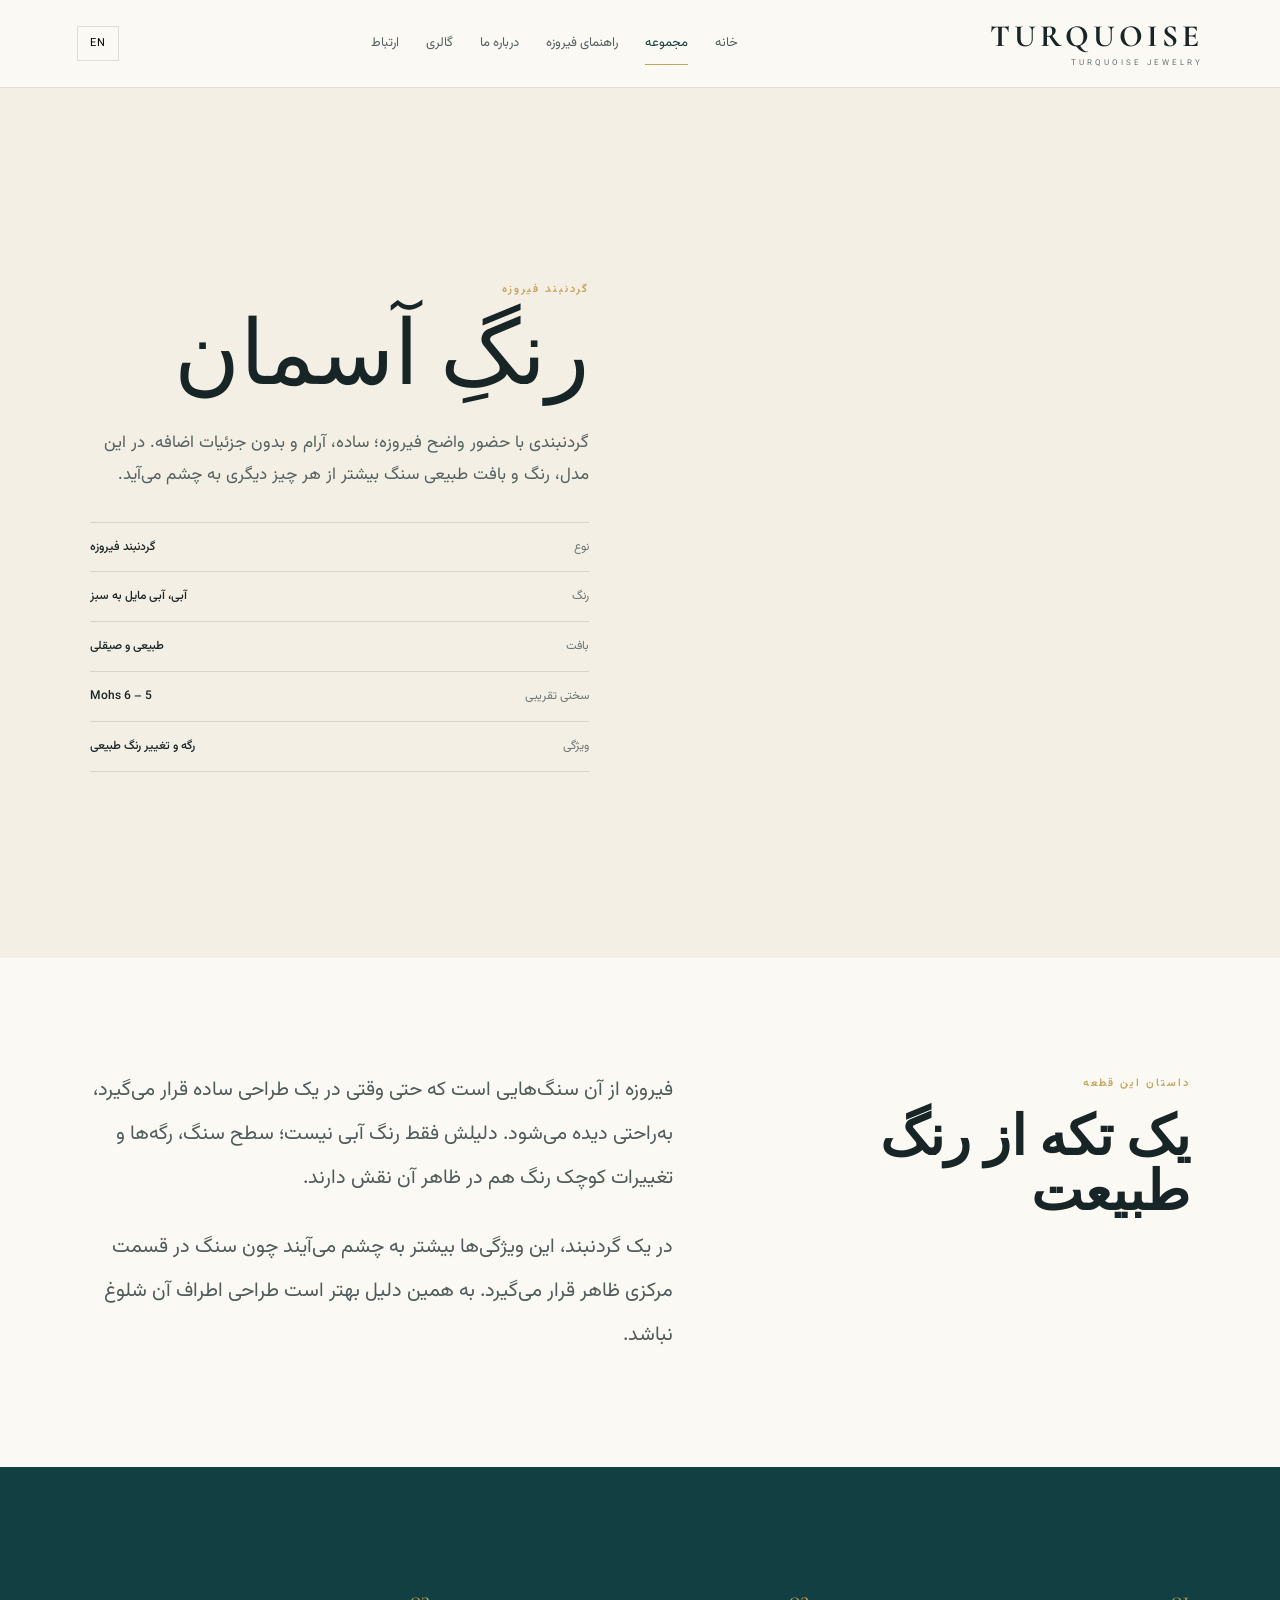
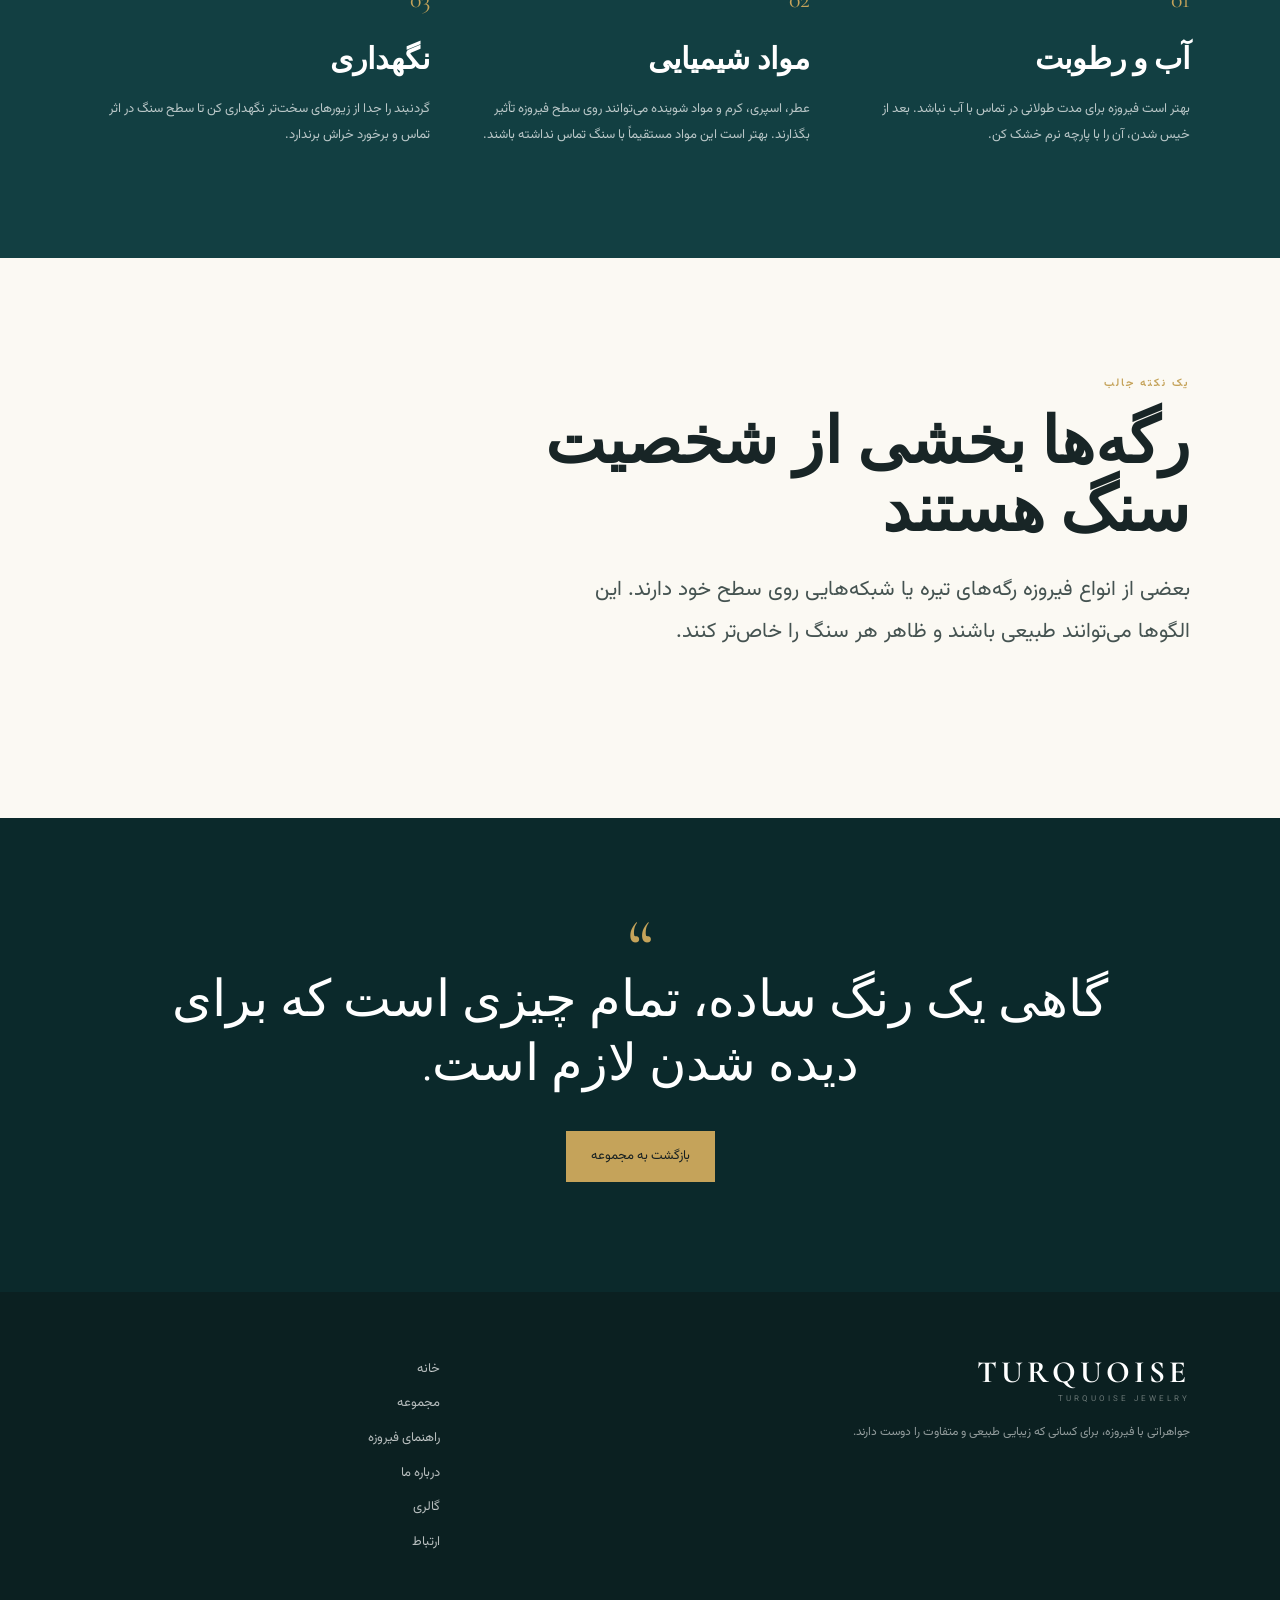
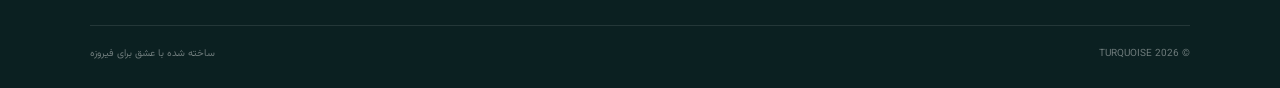
<file: product-necklace.html>
<!DOCTYPE html>
<html lang="fa" dir="rtl">

<head>

    <meta charset="UTF-8">

    <meta
        name="viewport"
        content="width=device-width, initial-scale=1.0"
    >

    <title>Turquoise Necklace | TURQUOISE</title>

    <meta
        name="description"
        content="Turquoise Necklace — معرفی و اطلاعات یک گردنبند فیروزه."
    >

    <link rel="preconnect" href="https://fonts.googleapis.com">

    <link
        rel="preconnect"
        href="https://fonts.gstatic.com"
        crossorigin
    >

    <link
        href="https://fonts.googleapis.com/css2?family=Cormorant+Garamond:wght@400;500;600;700&family=Vazirmatn:wght@300;400;500;600&display=swap"
        rel="stylesheet"
    >

    <link
        rel="stylesheet"
        href="assets/css/style.css"
    >

</head>


<body>


<!-- HEADER -->

<header class="site-header">

    <a href="index.html" class="brand">

        <span>TURQUOISE</span>

        <small>Turquoise Jewelry</small>

    </a>


    <nav class="nav">

        <a
            href="index.html"
            data-fa="خانه"
            data-en="Home"
        >
            خانه
        </a>

        <a
            href="collection.html"
            class="active"
            data-fa="مجموعه"
            data-en="Collection"
        >
            مجموعه
        </a>

        <a
            href="guide.html"
            data-fa="راهنمای فیروزه"
            data-en="Turquoise Guide"
        >
            راهنمای فیروزه
        </a>

        <a
            href="about.html"
            data-fa="درباره ما"
            data-en="About"
        >
            درباره ما
        </a>

        <a
            href="gallery.html"
            data-fa="گالری"
            data-en="Gallery"
        >
            گالری
        </a>

        <a
            href="contact.html"
            data-fa="ارتباط"
            data-en="Contact"
        >
            ارتباط
        </a>

    </nav>


    <div class="header-tools">

        <button
            class="lang-btn"
            id="langBtn"
            type="button"
        >
            EN
        </button>

        <button
            class="menu-btn"
            id="menuBtn"
            type="button"
        >
            ☰
        </button>

    </div>

</header>



<!-- PRODUCT INTRO -->

<section class="section product-detail">


    <div class="detail-image necklace reveal"></div>


    <div class="detail-copy reveal">

        <span
            class="eyebrow"
            data-fa="گردنبند فیروزه"
            data-en="TURQUOISE NECKLACE"
        >
            گردنبند فیروزه
        </span>


        <h1
            data-fa="رنگِ آسمان"
            data-en="Sky Blue"
        >
            رنگِ آسمان
        </h1>


        <p
            class="detail-lead"
            data-fa="گردنبندی با حضور واضح فیروزه؛ ساده، آرام و بدون جزئیات اضافه. در این مدل، رنگ و بافت طبیعی سنگ بیشتر از هر چیز دیگری به چشم می‌آید."
            data-en="A necklace where turquoise takes the spotlight; simple, calm and free from unnecessary details. The stone's natural color and texture remain the focus."
        >
            گردنبندی با حضور واضح فیروزه؛
            ساده، آرام و بدون جزئیات اضافه.
            در این مدل، رنگ و بافت طبیعی سنگ
            بیشتر از هر چیز دیگری به چشم می‌آید.
        </p>


        <div class="specs">


            <div>

                <span
                    data-fa="نوع"
                    data-en="Type"
                >
                    نوع
                </span>

                <strong
                    data-fa="گردنبند فیروزه"
                    data-en="Turquoise Necklace"
                >
                    گردنبند فیروزه
                </strong>

            </div>


            <div>

                <span
                    data-fa="رنگ"
                    data-en="Color"
                >
                    رنگ
                </span>

                <strong
                    data-fa="آبی، آبی مایل به سبز"
                    data-en="Blue, greenish blue"
                >
                    آبی، آبی مایل به سبز
                </strong>

            </div>


            <div>

                <span
                    data-fa="بافت"
                    data-en="Texture"
                >
                    بافت
                </span>

                <strong
                    data-fa="طبیعی و صیقلی"
                    data-en="Natural & polished"
                >
                    طبیعی و صیقلی
                </strong>

            </div>


            <div>

                <span
                    data-fa="سختی تقریبی"
                    data-en="Approx. hardness"
                >
                    سختی تقریبی
                </span>

                <strong>
                    5 – 6 Mohs
                </strong>

            </div>


            <div>

                <span
                    data-fa="ویژگی"
                    data-en="Feature"
                >
                    ویژگی
                </span>

                <strong
                    data-fa="رگه و تغییر رنگ طبیعی"
                    data-en="Natural veins & color variation"
                >
                    رگه و تغییر رنگ طبیعی
                </strong>

            </div>

        </div>

    </div>

</section>



<!-- STORY -->

<section class="section">

    <div class="product-story">


        <div class="reveal">

            <span
                class="eyebrow"
                data-fa="داستان این قطعه"
                data-en="THE STORY"
            >
                داستان این قطعه
            </span>


            <h2
                data-fa="یک تکه از رنگ طبیعت"
                data-en="A Piece of Nature's Color"
            >
                یک تکه از رنگ طبیعت
            </h2>

        </div>


        <div class="story-text reveal">

            <p
                data-fa="فیروزه از آن سنگ‌هایی است که حتی وقتی در یک طراحی ساده قرار می‌گیرد، به‌راحتی دیده می‌شود. دلیلش فقط رنگ آبی نیست؛ سطح سنگ، رگه‌ها و تغییرات کوچک رنگ هم در ظاهر آن نقش دارند."
                data-en="Turquoise is one of those stones that can stand out even in a simple design. It is not only the blue color; the surface, veins and subtle color changes also shape its appearance."
            >
                فیروزه از آن سنگ‌هایی است که حتی وقتی
                در یک طراحی ساده قرار می‌گیرد،
                به‌راحتی دیده می‌شود.
                دلیلش فقط رنگ آبی نیست؛ سطح سنگ،
                رگه‌ها و تغییرات کوچک رنگ هم
                در ظاهر آن نقش دارند.
            </p>


            <p
                data-fa="در یک گردنبند، این ویژگی‌ها بیشتر به چشم می‌آیند چون سنگ در قسمت مرکزی ظاهر قرار می‌گیرد. به همین دلیل بهتر است طراحی اطراف آن شلوغ نباشد."
                data-en="In a necklace, these details become even more noticeable because the stone sits at the center of the look. That is why a simple surrounding design works well."
            >
                در یک گردنبند، این ویژگی‌ها بیشتر به چشم می‌آیند
                چون سنگ در قسمت مرکزی ظاهر قرار می‌گیرد.
                به همین دلیل بهتر است طراحی اطراف آن شلوغ نباشد.
            </p>

        </div>

    </div>

</section>



<!-- INFORMATION -->

<section class="section info-band">


    <div class="reveal">

        <span>01</span>

        <h3
            data-fa="آب و رطوبت"
            data-en="Water & Moisture"
        >
            آب و رطوبت
        </h3>

        <p
            data-fa="بهتر است فیروزه برای مدت طولانی در تماس با آب نباشد. بعد از خیس شدن، آن را با پارچه نرم خشک کن."
            data-en="Turquoise should not stay in contact with water for long periods. If it gets wet, gently dry it with a soft cloth."
        >
            بهتر است فیروزه برای مدت طولانی
            در تماس با آب نباشد.
            بعد از خیس شدن، آن را با پارچه نرم خشک کن.
        </p>

    </div>


    <div class="reveal">

        <span>02</span>

        <h3
            data-fa="مواد شیمیایی"
            data-en="Chemicals"
        >
            مواد شیمیایی
        </h3>

        <p
            data-fa="عطر، اسپری، کرم و مواد شوینده می‌توانند روی سطح فیروزه تأثیر بگذارند. بهتر است این مواد مستقیماً با سنگ تماس نداشته باشند."
            data-en="Perfume, sprays, creams and cleaning products may affect turquoise. Avoid direct contact between these substances and the stone."
        >
            عطر، اسپری، کرم و مواد شوینده
            می‌توانند روی سطح فیروزه تأثیر بگذارند.
            بهتر است این مواد مستقیماً با سنگ تماس نداشته باشند.
        </p>

    </div>


    <div class="reveal">

        <span>03</span>

        <h3
            data-fa="نگهداری"
            data-en="Storage"
        >
            نگهداری
        </h3>

        <p
            data-fa="گردنبند را جدا از زیورهای سخت‌تر نگهداری کن تا سطح سنگ در اثر تماس و برخورد خراش برندارد."
            data-en="Store the necklace separately from harder jewelry to reduce the chance of scratches caused by contact."
        >
            گردنبند را جدا از زیورهای سخت‌تر نگهداری کن
            تا سطح سنگ در اثر تماس و برخورد خراش برندارد.
        </p>

    </div>


</section>



<!-- FACT -->

<section class="section">

    <div class="section-heading reveal">

        <span
            class="eyebrow"
            data-fa="یک نکته جالب"
            data-en="INTERESTING FACT"
        >
            یک نکته جالب
        </span>


        <h2
            data-fa="رگه‌ها بخشی از شخصیت سنگ هستند"
            data-en="Veins Are Part of the Stone's Character"
        >
            رگه‌ها بخشی از شخصیت سنگ هستند
        </h2>


        <p
            class="lead"
            data-fa="بعضی از انواع فیروزه رگه‌های تیره یا شبکه‌هایی روی سطح خود دارند. این الگوها می‌توانند طبیعی باشند و ظاهر هر سنگ را خاص‌تر کنند."
            data-en="Some turquoise stones have dark veins or matrix patterns across their surface. These patterns can be natural and give each stone a more distinctive appearance."
        >
            بعضی از انواع فیروزه رگه‌های تیره
            یا شبکه‌هایی روی سطح خود دارند.
            این الگوها می‌توانند طبیعی باشند
            و ظاهر هر سنگ را خاص‌تر کنند.
        </p>

    </div>

</section>



<!-- BACK -->

<section class="section dark-section">

    <div class="quote reveal">

        <div class="quote-mark">
            “
        </div>


        <blockquote
            data-fa="گاهی یک رنگ ساده، تمام چیزی است که برای دیده شدن لازم است."
            data-en="Sometimes a simple color is all you need to stand out."
        >
            گاهی یک رنگ ساده،
            تمام چیزی است که برای دیده شدن لازم است.
        </blockquote>


        <div style="margin-top:35px;">

            <a
                href="collection.html"
                class="btn btn-gold"
                data-fa="بازگشت به مجموعه"
                data-en="Back to Collection"
            >
                بازگشت به مجموعه
            </a>

        </div>

    </div>

</section>



<!-- FOOTER -->

<footer class="footer">


    <div>

        <a
            href="index.html"
            class="brand footer-brand"
        >

            <span>TURQUOISE</span>

            <small>Turquoise Jewelry</small>

        </a>


        <p
            data-fa="جواهراتی با فیروزه، برای کسانی که زیبایی طبیعی و متفاوت را دوست دارند."
            data-en="Turquoise jewelry for those who appreciate natural and distinctive beauty."
        >
            جواهراتی با فیروزه،
            برای کسانی که زیبایی طبیعی و متفاوت را دوست دارند.
        </p>

    </div>



    <div class="footer-links">

        <a
            href="index.html"
            data-fa="خانه"
            data-en="Home"
        >
            خانه
        </a>

        <a
            href="collection.html"
            data-fa="مجموعه"
            data-en="Collection"
        >
            مجموعه
        </a>

        <a
            href="guide.html"
            data-fa="راهنمای فیروزه"
            data-en="Turquoise Guide"
        >
            راهنمای فیروزه
        </a>

        <a
            href="about.html"
            data-fa="درباره ما"
            data-en="About"
        >
            درباره ما
        </a>

        <a
            href="gallery.html"
            data-fa="گالری"
            data-en="Gallery"
        >
            گالری
        </a>

        <a
            href="contact.html"
            data-fa="ارتباط"
            data-en="Contact"
        >
            ارتباط
        </a>

    </div>



    <div class="footer-bottom">

        <span>
            © 2026 TURQUOISE
        </span>

        <span
            data-fa="ساخته شده با عشق برای فیروزه"
            data-en="Made with love for turquoise"
        >
            ساخته شده با عشق برای فیروزه
        </span>

    </div>

</footer>



<script src="assets/js/script.js"></script>

</body>

</html>
</file>
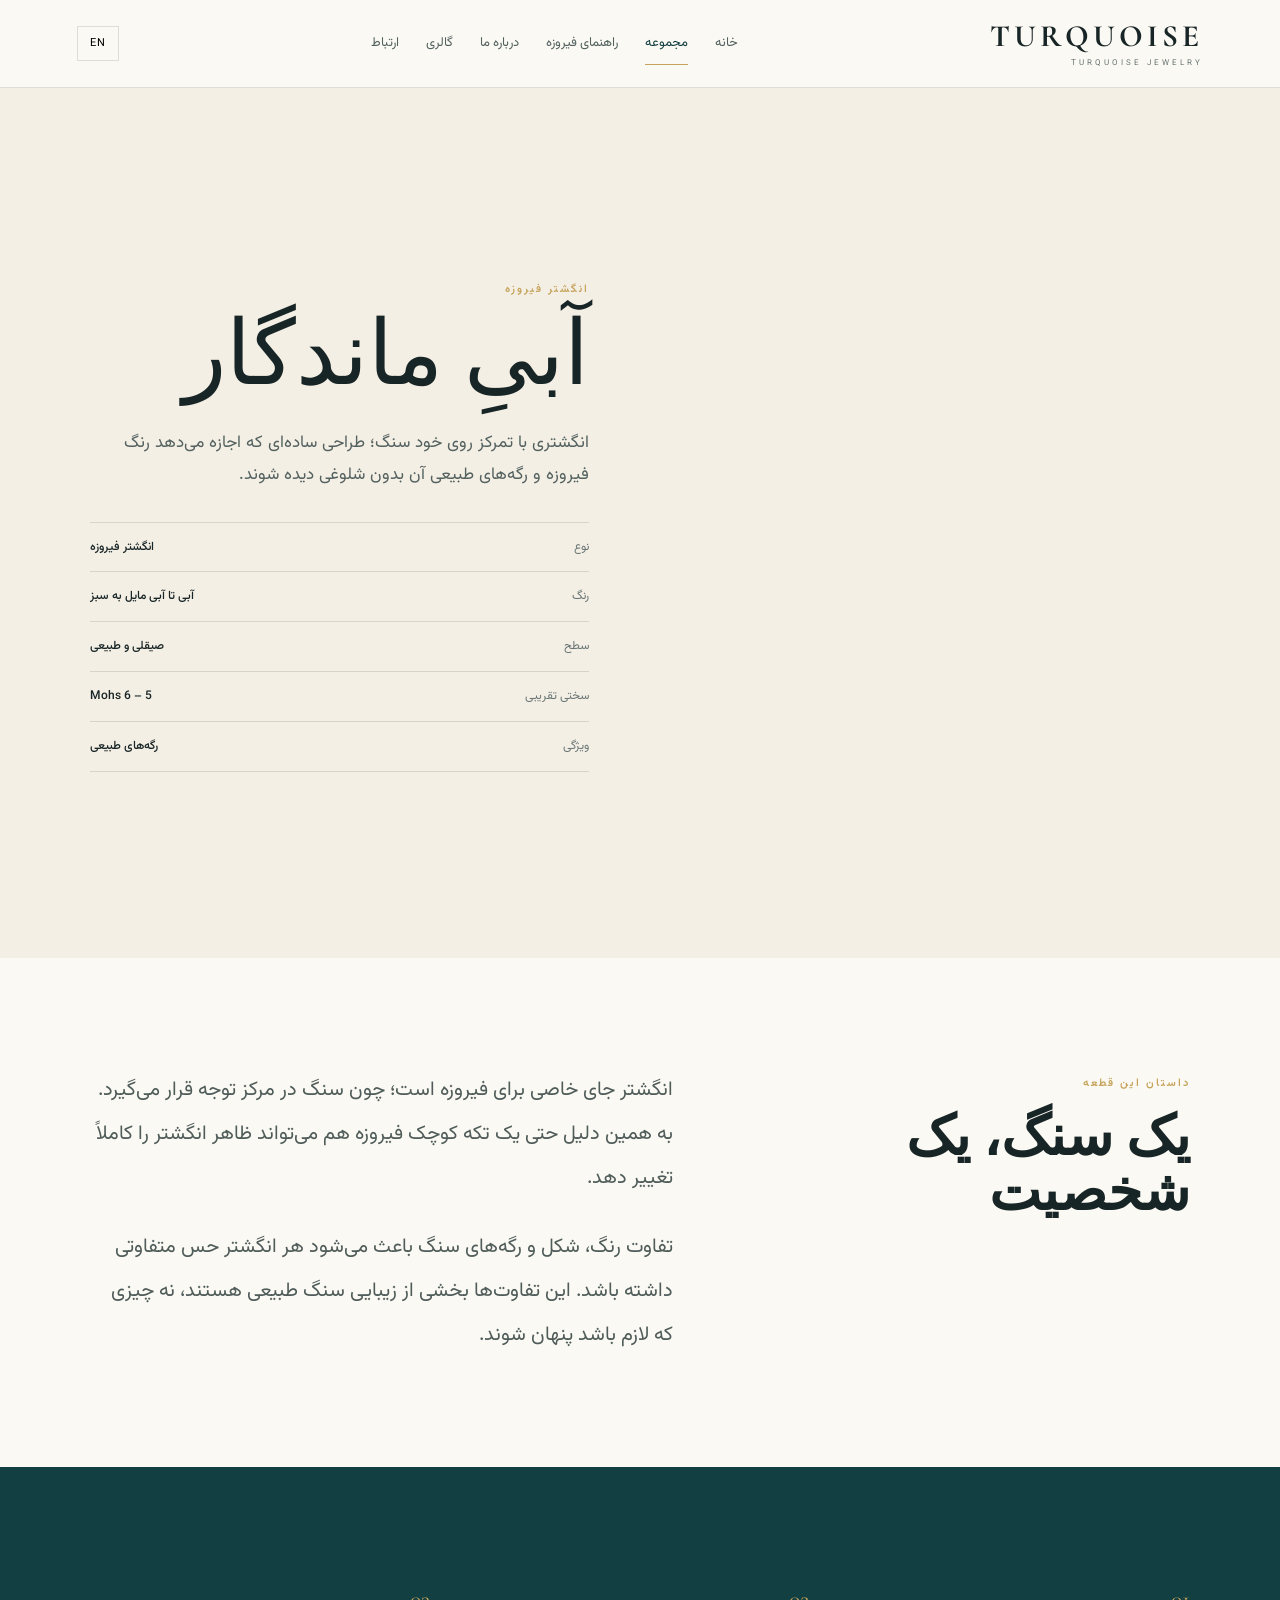
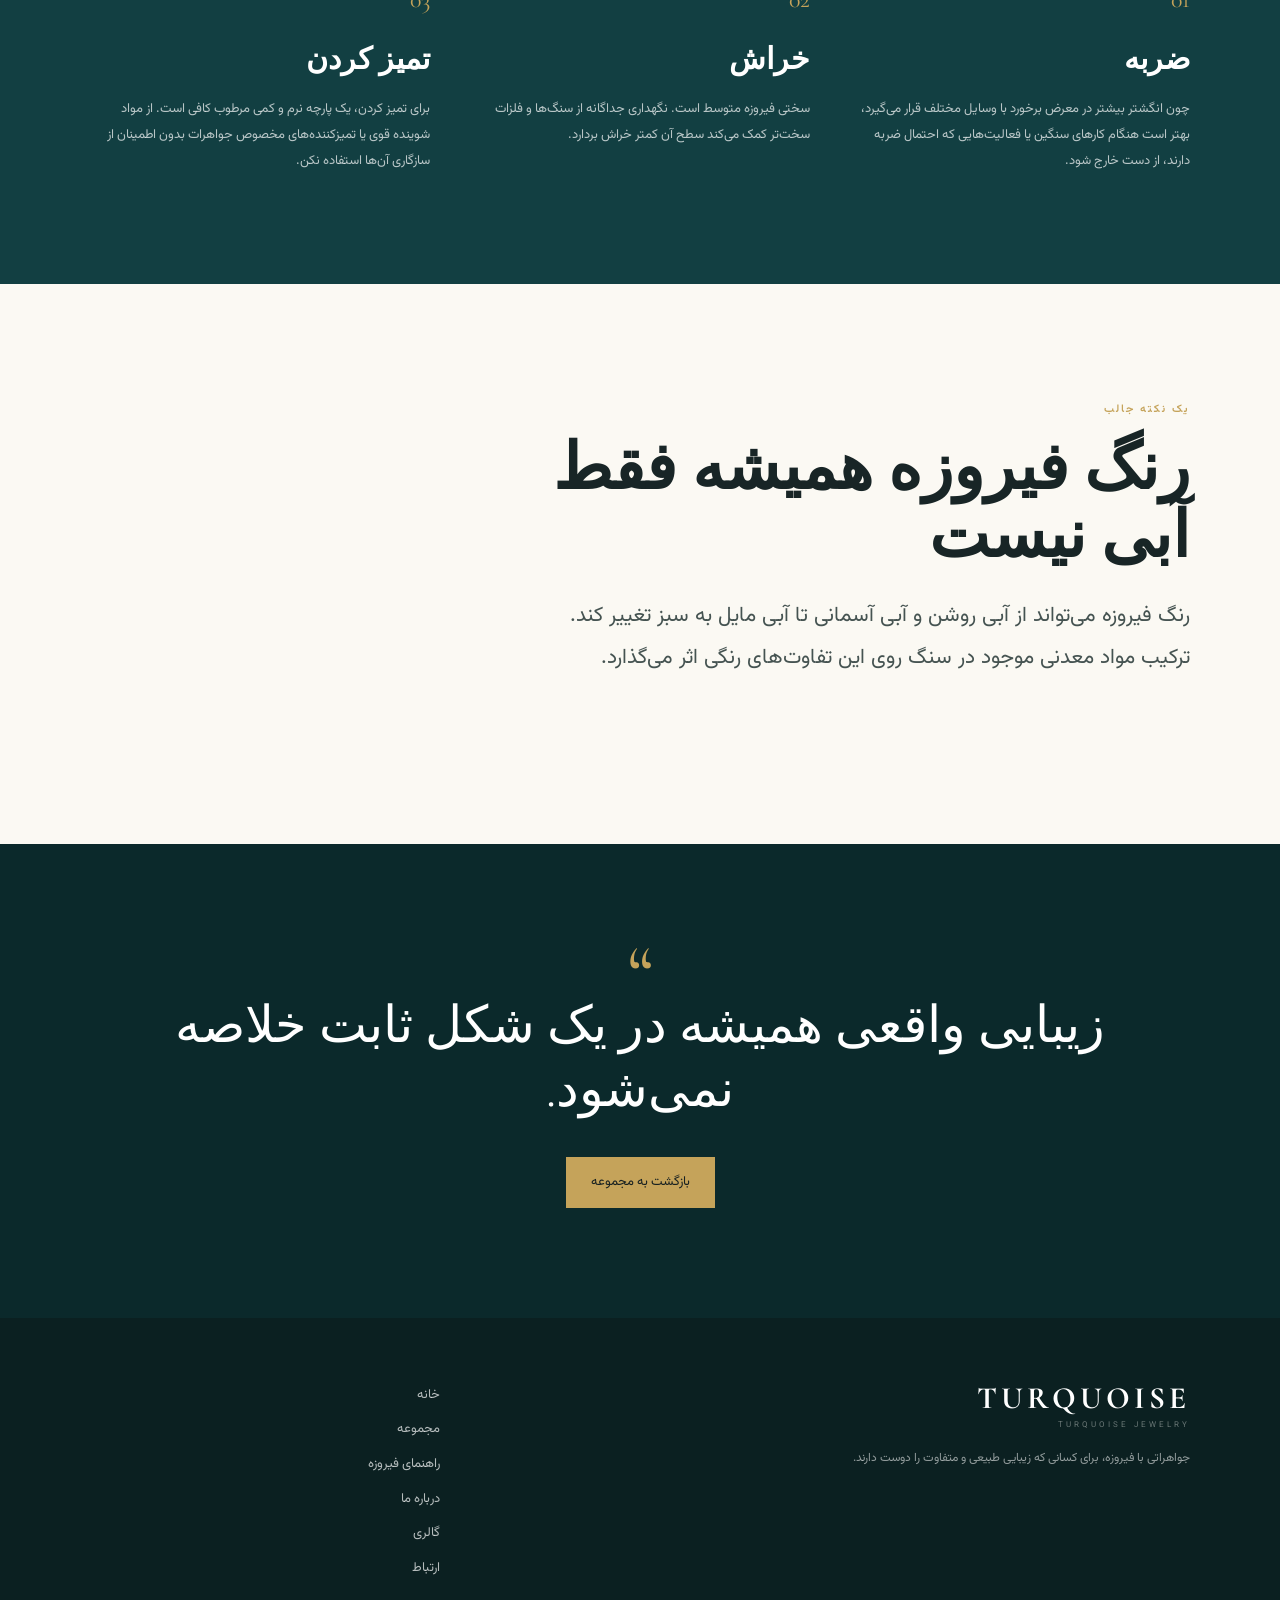
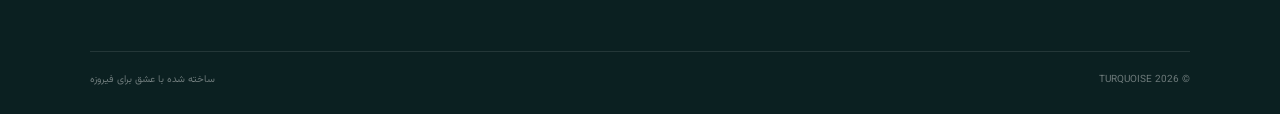
<file: product-ring.html>
<!DOCTYPE html>
<html lang="fa" dir="rtl">

<head>

    <meta charset="UTF-8">

    <meta
        name="viewport"
        content="width=device-width, initial-scale=1.0"
    >

    <title>Turquoise Ring | TURQUOISE</title>

    <meta
        name="description"
        content="Turquoise Ring — معرفی و اطلاعات یک انگشتر فیروزه."
    >

    <link rel="preconnect" href="https://fonts.googleapis.com">

    <link
        rel="preconnect"
        href="https://fonts.gstatic.com"
        crossorigin
    >

    <link
        href="https://fonts.googleapis.com/css2?family=Cormorant+Garamond:wght@400;500;600;700&family=Vazirmatn:wght@300;400;500;600&display=swap"
        rel="stylesheet"
    >

    <link
        rel="stylesheet"
        href="assets/css/style.css"
    >

</head>


<body>


<!-- =====================================================
     HEADER
===================================================== -->

<header class="site-header">

    <a
        href="index.html"
        class="brand"
    >

        <span>TURQUOISE</span>

        <small>Turquoise Jewelry</small>

    </a>


    <nav class="nav">

        <a
            href="index.html"
            data-fa="خانه"
            data-en="Home"
        >
            خانه
        </a>


        <a
            href="collection.html"
            class="active"
            data-fa="مجموعه"
            data-en="Collection"
        >
            مجموعه
        </a>


        <a
            href="guide.html"
            data-fa="راهنمای فیروزه"
            data-en="Turquoise Guide"
        >
            راهنمای فیروزه
        </a>


        <a
            href="about.html"
            data-fa="درباره ما"
            data-en="About"
        >
            درباره ما
        </a>


        <a
            href="gallery.html"
            data-fa="گالری"
            data-en="Gallery"
        >
            گالری
        </a>


        <a
            href="contact.html"
            data-fa="ارتباط"
            data-en="Contact"
        >
            ارتباط
        </a>

    </nav>


    <div class="header-tools">

        <button
            class="lang-btn"
            id="langBtn"
            type="button"
        >
            EN
        </button>


        <button
            class="menu-btn"
            id="menuBtn"
            type="button"
        >
            ☰
        </button>

    </div>

</header>



<!-- =====================================================
     PRODUCT INTRO
===================================================== -->

<section class="section product-detail">


    <div class="detail-image ring reveal"></div>


    <div class="detail-copy reveal">

        <span
            class="eyebrow"
            data-fa="انگشتر فیروزه"
            data-en="TURQUOISE RING"
        >
            انگشتر فیروزه
        </span>


        <h1
            data-fa="آبیِ ماندگار"
            data-en="Timeless Blue"
        >
            آبیِ ماندگار
        </h1>


        <p
            class="detail-lead"
            data-fa="انگشتری با تمرکز روی خود سنگ؛ طراحی ساده‌ای که اجازه می‌دهد رنگ فیروزه و رگه‌های طبیعی آن بدون شلوغی دیده شوند."
            data-en="A ring centered around the stone itself; a simple design that lets the turquoise color and natural veins stand out without unnecessary detail."
        >
            انگشتری با تمرکز روی خود سنگ؛
            طراحی ساده‌ای که اجازه می‌دهد
            رنگ فیروزه و رگه‌های طبیعی آن
            بدون شلوغی دیده شوند.
        </p>


        <div class="specs">


            <div>

                <span
                    data-fa="نوع"
                    data-en="Type"
                >
                    نوع
                </span>

                <strong
                    data-fa="انگشتر فیروزه"
                    data-en="Turquoise Ring"
                >
                    انگشتر فیروزه
                </strong>

            </div>



            <div>

                <span
                    data-fa="رنگ"
                    data-en="Color"
                >
                    رنگ
                </span>

                <strong
                    data-fa="آبی تا آبی مایل به سبز"
                    data-en="Blue to greenish blue"
                >
                    آبی تا آبی مایل به سبز
                </strong>

            </div>



            <div>

                <span
                    data-fa="سطح"
                    data-en="Surface"
                >
                    سطح
                </span>

                <strong
                    data-fa="صیقلی و طبیعی"
                    data-en="Polished & natural"
                >
                    صیقلی و طبیعی
                </strong>

            </div>



            <div>

                <span
                    data-fa="سختی تقریبی"
                    data-en="Approx. hardness"
                >
                    سختی تقریبی
                </span>

                <strong>
                    5 – 6 Mohs
                </strong>

            </div>



            <div>

                <span
                    data-fa="ویژگی"
                    data-en="Feature"
                >
                    ویژگی
                </span>

                <strong
                    data-fa="رگه‌های طبیعی"
                    data-en="Natural veins"
                >
                    رگه‌های طبیعی
                </strong>

            </div>

        </div>

    </div>

</section>



<!-- =====================================================
     STORY
===================================================== -->

<section class="section">

    <div class="product-story">


        <div class="reveal">

            <span
                class="eyebrow"
                data-fa="داستان این قطعه"
                data-en="THE STORY"
            >
                داستان این قطعه
            </span>


            <h2
                data-fa="یک سنگ، یک شخصیت"
                data-en="One Stone, One Character"
            >
                یک سنگ، یک شخصیت
            </h2>

        </div>



        <div class="story-text reveal">

            <p
                data-fa="انگشتر جای خاصی برای فیروزه است؛ چون سنگ در مرکز توجه قرار می‌گیرد. به همین دلیل حتی یک تکه کوچک فیروزه هم می‌تواند ظاهر انگشتر را کاملاً تغییر دهد."
                data-en="A ring gives turquoise a special place because the stone naturally becomes the center of attention. Even a small piece of turquoise can completely change the character of a ring."
            >
                انگشتر جای خاصی برای فیروزه است؛
                چون سنگ در مرکز توجه قرار می‌گیرد.
                به همین دلیل حتی یک تکه کوچک فیروزه
                هم می‌تواند ظاهر انگشتر را کاملاً تغییر دهد.
            </p>


            <p
                data-fa="تفاوت رنگ، شکل و رگه‌های سنگ باعث می‌شود هر انگشتر حس متفاوتی داشته باشد. این تفاوت‌ها بخشی از زیبایی سنگ طبیعی هستند، نه چیزی که لازم باشد پنهان شوند."
                data-en="Differences in color, shape and veins give each ring a different character. These variations are part of the beauty of a natural stone, not something that needs to be hidden."
            >
                تفاوت رنگ، شکل و رگه‌های سنگ باعث می‌شود
                هر انگشتر حس متفاوتی داشته باشد.
                این تفاوت‌ها بخشی از زیبایی سنگ طبیعی هستند،
                نه چیزی که لازم باشد پنهان شوند.
            </p>

        </div>

    </div>

</section>



<!-- =====================================================
     INFORMATION
===================================================== -->

<section class="section info-band">


    <div class="reveal">

        <span>01</span>


        <h3
            data-fa="ضربه"
            data-en="Impact"
        >
            ضربه
        </h3>


        <p
            data-fa="چون انگشتر بیشتر در معرض برخورد با وسایل مختلف قرار می‌گیرد، بهتر است هنگام کارهای سنگین یا فعالیت‌هایی که احتمال ضربه دارند، از دست خارج شود."
            data-en="Since rings are more exposed to accidental contact, it is better to remove the ring during heavy work or activities where strong impacts are possible."
        >
            چون انگشتر بیشتر در معرض برخورد
            با وسایل مختلف قرار می‌گیرد،
            بهتر است هنگام کارهای سنگین
            یا فعالیت‌هایی که احتمال ضربه دارند،
            از دست خارج شود.
        </p>

    </div>



    <div class="reveal">

        <span>02</span>


        <h3
            data-fa="خراش"
            data-en="Scratches"
        >
            خراش
        </h3>


        <p
            data-fa="سختی فیروزه متوسط است. نگهداری جداگانه از سنگ‌ها و فلزات سخت‌تر کمک می‌کند سطح آن کمتر خراش بردارد."
            data-en="Turquoise has moderate hardness. Keeping it away from harder stones and metals can help reduce scratches."
        >
            سختی فیروزه متوسط است.
            نگهداری جداگانه از سنگ‌ها و فلزات سخت‌تر
            کمک می‌کند سطح آن کمتر خراش بردارد.
        </p>

    </div>



    <div class="reveal">

        <span>03</span>


        <h3
            data-fa="تمیز کردن"
            data-en="Cleaning"
        >
            تمیز کردن
        </h3>


        <p
            data-fa="برای تمیز کردن، یک پارچه نرم و کمی مرطوب کافی است. از مواد شوینده قوی یا تمیزکننده‌های مخصوص جواهرات بدون اطمینان از سازگاری آن‌ها استفاده نکن."
            data-en="For cleaning, a soft slightly damp cloth is usually enough. Avoid strong cleaners or jewelry solutions unless you know they are safe for turquoise."
        >
            برای تمیز کردن،
            یک پارچه نرم و کمی مرطوب کافی است.
            از مواد شوینده قوی یا تمیزکننده‌های
            مخصوص جواهرات بدون اطمینان از سازگاری
            آن‌ها استفاده نکن.
        </p>

    </div>


</section>



<!-- =====================================================
     INTERESTING FACT
===================================================== -->

<section class="section">

    <div class="section-heading reveal">


        <span
            class="eyebrow"
            data-fa="یک نکته جالب"
            data-en="INTERESTING FACT"
        >
            یک نکته جالب
        </span>


        <h2
            data-fa="رنگ فیروزه همیشه فقط آبی نیست"
            data-en="Turquoise Is Not Always Just Blue"
        >
            رنگ فیروزه همیشه فقط آبی نیست
        </h2>


        <p
            class="lead"
            data-fa="رنگ فیروزه می‌تواند از آبی روشن و آبی آسمانی تا آبی مایل به سبز تغییر کند. ترکیب مواد معدنی موجود در سنگ روی این تفاوت‌های رنگی اثر می‌گذارد."
            data-en="Turquoise can range from light and sky blue to greenish blue. The minerals present in the stone contribute to these differences in color."
        >
            رنگ فیروزه می‌تواند از آبی روشن
            و آبی آسمانی تا آبی مایل به سبز تغییر کند.
            ترکیب مواد معدنی موجود در سنگ
            روی این تفاوت‌های رنگی اثر می‌گذارد.
        </p>

    </div>

</section>



<!-- =====================================================
     QUOTE
===================================================== -->

<section class="section dark-section">

    <div class="quote reveal">


        <div class="quote-mark">
            “
        </div>


        <blockquote
            data-fa="زیبایی واقعی همیشه در یک شکل ثابت خلاصه نمی‌شود."
            data-en="True beauty does not always come in one fixed form."
        >
            زیبایی واقعی همیشه
            در یک شکل ثابت خلاصه نمی‌شود.
        </blockquote>


        <div style="margin-top:35px;">

            <a
                href="collection.html"
                class="btn btn-gold"
                data-fa="بازگشت به مجموعه"
                data-en="Back to Collection"
            >
                بازگشت به مجموعه
            </a>

        </div>

    </div>

</section>



<!-- =====================================================
     FOOTER
===================================================== -->

<footer class="footer">


    <div>

        <a
            href="index.html"
            class="brand footer-brand"
        >

            <span>TURQUOISE</span>

            <small>Turquoise Jewelry</small>

        </a>


        <p
            data-fa="جواهراتی با فیروزه، برای کسانی که زیبایی طبیعی و متفاوت را دوست دارند."
            data-en="Turquoise jewelry for those who appreciate natural and distinctive beauty."
        >
            جواهراتی با فیروزه،
            برای کسانی که زیبایی طبیعی و متفاوت را دوست دارند.
        </p>

    </div>



    <div class="footer-links">


        <a
            href="index.html"
            data-fa="خانه"
            data-en="Home"
        >
            خانه
        </a>


        <a
            href="collection.html"
            data-fa="مجموعه"
            data-en="Collection"
        >
            مجموعه
        </a>


        <a
            href="guide.html"
            data-fa="راهنمای فیروزه"
            data-en="Turquoise Guide"
        >
            راهنمای فیروزه
        </a>


        <a
            href="about.html"
            data-fa="درباره ما"
            data-en="About"
        >
            درباره ما
        </a>


        <a
            href="gallery.html"
            data-fa="گالری"
            data-en="Gallery"
        >
            گالری
        </a>


        <a
            href="contact.html"
            data-fa="ارتباط"
            data-en="Contact"
        >
            ارتباط
        </a>

    </div>



    <div class="footer-bottom">

        <span>
            © 2026 TURQUOISE
        </span>


        <span
            data-fa="ساخته شده با عشق برای فیروزه"
            data-en="Made with love for turquoise"
        >
            ساخته شده با عشق برای فیروزه
        </span>

    </div>

</footer>



<script src="assets/js/script.js"></script>

</body>

</html>
</file>
<file: assets/css/style.css>
:root{
    --turq:#2d8f91;
    --turq-dark:#123f42;
    --turq-deep:#0b292b;

    --sand:#f4efe5;
    --cream:#fbf9f3;

    --gold:#c5a35a;

    --ink:#182526;
    --muted:#697675;

    --line:rgba(24,37,38,.13);

    --serif:"Cormorant Garamond",serif;
    --sans:"Vazirmatn",sans-serif;
}


/* =====================================================
   RESET
===================================================== */

*{
    box-sizing:border-box;
    margin:0;
    padding:0;
}

html{
    scroll-behavior:smooth;
}

body{
    font-family:var(--sans);
    background:var(--cream);
    color:var(--ink);
    line-height:1.9;
}

a{
    text-decoration:none;
    color:inherit;
}

button,
input,
textarea{
    font-family:var(--sans);
}



/* =====================================================
   HEADER
===================================================== */

.site-header{
    height:88px;

    display:flex;
    align-items:center;
    justify-content:space-between;

    padding:0 6vw;

    border-bottom:1px solid var(--line);

    background:rgba(251,249,243,.93);

    backdrop-filter:blur(12px);

    position:sticky;
    top:0;

    z-index:20;
}


/* BRAND */

.brand{
    display:flex;
    flex-direction:column;

    line-height:1;
}

.brand span{
    font-family:var(--serif);

    font-size:31px;

    letter-spacing:4px;

    font-weight:700;
}

.brand small{
    font-size:8px;

    letter-spacing:3px;

    text-transform:uppercase;

    color:var(--muted);

    margin-top:7px;
}


/* NAVIGATION */

.nav{
    display:flex;

    gap:27px;

    align-items:center;
}

.nav a{
    font-size:13px;

    color:#52615f;

    position:relative;

    transition:.25s;
}

.nav a:after{
    content:"";

    position:absolute;

    bottom:-9px;
    right:0;

    width:0;
    height:1px;

    background:var(--gold);

    transition:.3s;
}

.nav a:hover,
.nav a.active{
    color:var(--turq-dark);
}

.nav a:hover:after,
.nav a.active:after{
    width:100%;
}


/* HEADER TOOLS */

.header-tools{
    display:flex;

    align-items:center;

    gap:10px;
}

.lang-btn,
.menu-btn{
    border:1px solid var(--line);

    background:transparent;

    padding:8px 12px;

    cursor:pointer;
}

.lang-btn{
    font-size:11px;

    letter-spacing:1px;
}

.menu-btn{
    display:none;

    font-size:20px;
}



/* =====================================================
   HOME HERO
===================================================== */

.hero{
    min-height:calc(100vh - 88px);

    position:relative;

    display:flex;

    align-items:center;

    padding:8vw;

    background:
        linear-gradient(
            120deg,
            rgba(7,35,37,.78),
            rgba(7,35,37,.25)
        ),
        url("https://images.unsplash.com/photo-1617038220319-276d3cfab638?auto=format&fit=crop&w=2000&q=85")
        center/cover;

    color:#fff;

    overflow:hidden;
}

.hero-content{
    max-width:720px;

    position:relative;

    z-index:2;
}

.eyebrow{
    font-size:11px;

    letter-spacing:2px;

    color:var(--gold);

    display:inline-block;

    margin-bottom:15px;

    font-weight:600;
}

.hero h1{
    font-family:var(--serif);

    font-size:clamp(60px,8vw,112px);

    line-height:.92;

    font-weight:500;

    max-width:800px;
}

.hero p{
    max-width:600px;

    margin:28px 0;

    font-size:16px;

    color:rgba(255,255,255,.83);
}

.hero-actions{
    display:flex;

    gap:12px;

    flex-wrap:wrap;
}


/* HERO BUTTONS */

.btn{
    display:inline-block;

    padding:12px 24px;

    border:1px solid transparent;

    font-size:13px;

    cursor:pointer;

    transition:.3s;
}

.btn-gold{
    background:var(--gold);

    color:#172021;
}

.btn-gold:hover{
    transform:translateY(-2px);

    background:#d3b66e;
}

.btn-ghost{
    border-color:rgba(255,255,255,.45);

    color:#fff;
}

.btn-ghost:hover{
    background:#fff;

    color:var(--ink);
}


/* HERO STAMP */

.hero-stamp{
    position:absolute;

    bottom:50px;
    left:7vw;

    border:1px solid rgba(255,255,255,.3);

    width:74px;
    height:74px;

    border-radius:50%;

    display:grid;

    place-content:center;

    text-align:center;

    font-family:var(--serif);

    font-size:18px;

    line-height:.7;

    opacity:.75;
}

.hero-stamp small{
    font-size:13px;

    margin-top:5px;
}



/* =====================================================
   GENERAL SECTIONS
===================================================== */

.section{
    padding:110px 7vw;
}

.section-heading{
    max-width:700px;

    margin-bottom:55px;
}

.section-heading h2{
    font-family:var(--serif);

    font-size:clamp(42px,5vw,68px);

    line-height:1.05;

    font-weight:600;
}

.section-heading p{
    margin-top:25px;
}

.section-heading.light{
    color:#fff;
}


/* INTRO */

.intro-grid{
    display:grid;

    grid-template-columns:1.5fr 1fr 1fr;

    gap:28px;

    align-items:start;
}

.lead{
    font-size:21px;

    line-height:2;

    color:#455351;

    max-width:650px;
}

.fact-card{
    border-top:1px solid var(--line);

    padding-top:20px;
}

.fact-card span,
.values span,
.info-band span,
.guide-grid article>span{
    font-family:var(--serif);

    font-size:24px;

    color:var(--gold);
}

.fact-card strong{
    display:block;

    font-size:19px;

    margin:10px 0;
}

.fact-card p{
    font-size:13px;

    color:var(--muted);
}



/* =====================================================
   DARK SECTION
===================================================== */

.dark-section{
    background:var(--turq-deep);

    color:#fff;
}



/* =====================================================
   PRODUCTS
===================================================== */

.product-grid{
    display:grid;

    grid-template-columns:repeat(4,1fr);

    gap:18px;
}

.product-card{
    display:block;
}

.product-image{
    height:390px;

    background-position:center;

    background-size:cover;

    position:relative;

    overflow:hidden;
}

.product-image:after{
    content:"";

    position:absolute;

    inset:0;

    background:
        linear-gradient(
            180deg,
            transparent 65%,
            rgba(5,20,21,.35)
        );

    transition:.35s;
}

.product-card:hover .product-image:after{
    background:rgba(8,43,45,.08);
}


/* PRODUCT IMAGES */

.bracelet{
    background-image:url(
        "https://images.unsplash.com/photo-1611652022419-a9419f74343d?auto=format&fit=crop&w=1000&q=85"
    );
}

.necklace{
    background-image:url(
        "https://images.unsplash.com/photo-1599643478518-a784e5dc4c8f?auto=format&fit=crop&w=1000&q=85"
    );
}

.ring{
    background-image:url(
        "https://images.unsplash.com/photo-1605100804763-247f67b3557e?auto=format&fit=crop&w=1000&q=85"
    );
}

.anklet{
    background-image:url(
        "https://images.unsplash.com/photo-1619119069152-a2b331eb392a?auto=format&fit=crop&w=1000&q=85"
    );
}

.product-image.alt{
    filter:saturate(.8) sepia(.08);
}

.product-meta{
    padding:17px 2px;
}

.product-meta span,
.catalog-card>span{
    font-size:11px;

    color:var(--gold);

    letter-spacing:1px;
}

.product-meta h3{
    font-family:var(--serif);

    font-size:29px;

    font-weight:500;
}



/* =====================================================
   QUOTE
===================================================== */

.quote{
    max-width:1000px;

    margin:auto;

    text-align:center;
}

.quote-mark{
    font-family:var(--serif);

    font-size:80px;

    color:var(--gold);

    line-height:.5;
}

.quote blockquote{
    font-family:var(--serif);

    font-size:clamp(32px,4vw,54px);

    line-height:1.25;
}



/* =====================================================
   PAGE HERO
===================================================== */

.page-hero{
    min-height:57vh;

    display:flex;

    align-items:flex-end;

    padding:7vw;

    color:#fff;

    background-position:center;

    background-size:cover;

    position:relative;
}

.page-hero:before{
    content:"";

    position:absolute;

    inset:0;

    background:
        linear-gradient(
            0deg,
            rgba(6,26,28,.82),
            rgba(6,26,28,.1)
        );
}

.page-hero-inner{
    position:relative;

    max-width:850px;
}

.page-hero h1{
    font-family:var(--serif);

    font-size:clamp(52px,7vw,90px);

    line-height:1;
}

.page-hero p{
    max-width:650px;

    margin-top:20px;

    color:rgba(255,255,255,.8);
}


/* PAGE HERO IMAGES */

.collection-hero{
    background-image:url(
        "https://images.unsplash.com/photo-1617038220319-276d3cfab638?auto=format&fit=crop&w=2000&q=85"
    );
}

.about-hero{
    background-image:url(
        "https://images.unsplash.com/photo-1601821765780-754fa98637c1?auto=format&fit=crop&w=2000&q=85"
    );
}

.guide-hero{
    background-image:url(
        "https://images.unsplash.com/photo-1602173574767-37ac01994b2a?auto=format&fit=crop&w=2000&q=85"
    );
}

.gallery-hero{
    background-image:url(
        "https://images.unsplash.com/photo-1515562141207-7a88fb7ce338?auto=format&fit=crop&w=2000&q=85"
    );
}



/* =====================================================
   COLLECTION FILTER
===================================================== */

.category-tabs{
    display:flex;

    gap:8px;

    flex-wrap:wrap;

    margin-bottom:45px;
}

.category-tabs button{
    font-family:var(--sans);

    border:1px solid var(--line);

    background:transparent;

    padding:9px 17px;

    cursor:pointer;

    color:var(--muted);

    transition:.25s;
}

.category-tabs button.active,
.category-tabs button:hover{
    background:var(--turq-dark);

    color:#fff;

    border-color:var(--turq-dark);
}


/* CATALOG */

.catalog-grid{
    display:grid;

    grid-template-columns:repeat(3,1fr);

    gap:40px 20px;
}

.catalog-card .product-image{
    height:480px;
}

.catalog-card h3{
    font-family:var(--serif);

    font-size:31px;

    font-weight:500;
}

.catalog-card p{
    font-size:13px;

    color:var(--muted);
}



/* =====================================================
   PRODUCT DETAIL
===================================================== */

.product-detail{
    display:grid;

    grid-template-columns:1fr 1fr;

    gap:8vw;

    align-items:center;

    background:var(--sand);
}

.detail-image{
    height:650px;

    background-position:center;

    background-size:cover;
}

.detail-copy h1{
    font-family:var(--serif);

    font-size:clamp(60px,7vw,96px);

    line-height:.9;

    font-weight:500;
}

.detail-lead{
    font-size:17px;

    color:#53615f;

    max-width:550px;

    margin:30px 0;
}


/* PRODUCT SPECS */

.specs{
    border-top:1px solid var(--line);
}

.specs>div{
    display:flex;

    justify-content:space-between;

    gap:20px;

    padding:13px 0;

    border-bottom:1px solid var(--line);

    font-size:12px;
}

.specs span{
    color:var(--muted);
}

.specs strong{
    font-weight:500;

    text-align:left;
}



/* =====================================================
   PRODUCT STORY
===================================================== */

.product-story{
    display:grid;

    grid-template-columns:1fr 1.5fr;

    gap:10vw;
}

.product-story h2{
    font-family:var(--serif);

    font-size:55px;

    line-height:1;
}

.story-text{
    font-size:20px;

    color:#4f5c5a;

    line-height:2.2;
}

.story-text p + p{
    margin-top:25px;
}



/* =====================================================
   INFO BAND
===================================================== */

.info-band{
    background:var(--turq-dark);

    color:#fff;

    display:grid;

    grid-template-columns:repeat(3,1fr);

    gap:40px;
}

.info-band h3{
    font-family:var(--serif);

    font-size:30px;

    margin:8px 0;
}

.info-band p{
    font-size:13px;

    color:rgba(255,255,255,.7);

    line-height:2;
}



/* =====================================================
   ABOUT
===================================================== */

.split-story{
    display:grid;

    grid-template-columns:1fr 1fr;

    gap:8vw;

    align-items:center;
}

.story-image{
    min-height:650px;

    background:
        url(
            "https://images.unsplash.com/photo-1601121141461-9d6647bca1ed?auto=format&fit=crop&w=1300&q=85"
        )
        center/cover;
}

.story-copy h2{
    font-family:var(--serif);

    font-size:58px;

    line-height:1.05;
}

.story-copy p{
    margin-top:25px;

    color:#586562;

    font-size:16px;

    max-width:600px;
}



/* VALUES */

.values{
    display:grid;

    grid-template-columns:repeat(3,1fr);

    gap:40px;

    background:#eee8dc;
}

.values h3{
    font-family:var(--serif);

    font-size:35px;
}

.values p{
    font-size:13px;

    color:var(--muted);
}



/* =====================================================
   GUIDE
===================================================== */

.guide-grid{
    display:grid;

    grid-template-columns:repeat(2,1fr);

    gap:1px;

    background:var(--line);
}

.guide-grid article{
    background:var(--cream);

    padding:55px;
}

.guide-grid h2{
    font-family:var(--serif);

    font-size:37px;

    line-height:1.1;

    margin:15px 0;
}

.guide-grid p{
    color:#586562;

    font-size:14px;

    line-height:2;
}



/* =====================================================
   GALLERY
===================================================== */

.gallery-grid{
    display:grid;

    grid-template-columns:repeat(3,1fr);

    gap:14px;
}

.gallery-item{
    height:480px;

    background-position:center;

    background-size:cover;

    transition:.4s;
}

.gallery-item:hover{
    transform:scale(.985);
}


/* GALLERY IMAGES */

.gallery-item.g1{
    background-image:url(
        "https://images.unsplash.com/photo-1599643478518-a784e5dc4c8f?auto=format&fit=crop&w=1000&q=85"
    );
}

.gallery-item.g2{
    background-image:url(
        "https://images.unsplash.com/photo-1605100804763-247f67b3557e?auto=format&fit=crop&w=1000&q=85"
    );
}

.gallery-item.g3{
    background-image:url(
        "https://images.unsplash.com/photo-1611652022419-a9419f74343d?auto=format&fit=crop&w=1000&q=85"
    );
}

.gallery-item.g4{
    background-image:url(
        "https://images.unsplash.com/photo-1619119069152-a2b331eb392a?auto=format&fit=crop&w=1000&q=85"
    );
}

.gallery-item.g5{
    background-image:url(
        "https://images.unsplash.com/photo-1515562141207-7a88fb7ce338?auto=format&fit=crop&w=1000&q=85"
    );
}

.gallery-item.g6{
    background-image:url(
        "https://images.unsplash.com/photo-1601821765780-754fa98637c1?auto=format&fit=crop&w=1000&q=85"
    );
}



/* =====================================================
   CONTACT
===================================================== */

.contact-page{
    display:grid;

    grid-template-columns:1fr 1fr;

    gap:10vw;

    min-height:75vh;

    align-items:start;
}

.contact-intro h1{
    font-family:var(--serif);

    font-size:70px;

    line-height:1;
}

.contact-intro p{
    margin-top:25px;

    color:var(--muted);

    max-width:500px;
}


/* CONTACT FORM */

.contact-form{
    display:flex;

    flex-direction:column;

    gap:17px;
}

.contact-form label{
    font-size:12px;

    color:var(--muted);

    display:flex;

    flex-direction:column;

    gap:6px;
}

.contact-form input,
.contact-form textarea{
    border:1px solid var(--line);

    background:#fff;

    padding:13px;

    font-family:var(--sans);

    outline:none;

    transition:.25s;
}

.contact-form textarea{
    min-height:180px;

    resize:vertical;
}

.contact-form input:focus,
.contact-form textarea:focus{
    border-color:var(--turq);
}

.form-success{
    display:none;

    background:#e2f1ed;

    padding:13px;

    font-size:12px;
}

.form-success.show{
    display:block;
}



/* =====================================================
   FOOTER
===================================================== */

.footer{
    background:#0b2021;

    color:#fff;

    padding:65px 7vw 25px;

    display:grid;

    grid-template-columns:2fr 1fr;

    gap:50px;
}

.footer-brand{
    color:#fff;
}

.footer p{
    color:rgba(255,255,255,.55);

    font-size:12px;

    margin-top:18px;

    max-width:500px;
}

.footer-links{
    display:flex;

    flex-direction:column;

    gap:10px;

    font-size:13px;

    color:rgba(255,255,255,.7);
}

.footer-links a{
    transition:.25s;
}

.footer-links a:hover{
    color:#fff;
}

.footer-bottom{
    grid-column:1/-1;

    border-top:1px solid rgba(255,255,255,.1);

    padding-top:18px;

    margin-top:20px;

    display:flex;

    justify-content:space-between;

    color:rgba(255,255,255,.4);

    font-size:10px;
}



/* =====================================================
   SCROLL REVEAL
===================================================== */

.reveal{
    opacity:0;

    transform:translateY(22px);

    transition:
        opacity .8s ease,
        transform .8s ease;
}

.reveal.visible{
    opacity:1;

    transform:none;
}



/* =====================================================
   RESPONSIVE — TABLET
===================================================== */

@media(max-width:900px){

    .site-header{
        height:76px;

        padding:0 5vw;
    }


    .nav{
        display:none;

        position:absolute;

        top:76px;

        right:0;
        left:0;

        background:var(--cream);

        padding:25px;

        flex-direction:column;

        align-items:flex-start;

        border-bottom:1px solid var(--line);
    }


    .nav.open{
        display:flex;
    }


    .menu-btn{
        display:block;
    }


    .intro-grid,
    .product-grid{
        grid-template-columns:1fr 1fr;
    }


    .catalog-grid{
        grid-template-columns:1fr 1fr;
    }


    .product-detail,
    .product-story,
    .split-story,
    .contact-page{
        grid-template-columns:1fr;
    }


    .detail-image{
        height:520px;
    }


    .info-band,
    .values{
        grid-template-columns:1fr;
    }


    .gallery-grid{
        grid-template-columns:1fr 1fr;
    }


    .footer{
        grid-template-columns:1fr;
    }


    .footer-bottom{
        grid-column:auto;
    }

}



/* =====================================================
   RESPONSIVE — MOBILE
===================================================== */

@media(max-width:600px){

    .site-header{
        height:76px;
    }


    .brand span{
        font-size:27px;

        letter-spacing:3px;
    }


    .hero{
        min-height:calc(100vh - 76px);

        padding:10vw 6vw;
    }


    .hero h1{
        font-size:57px;
    }


    .hero p{
        font-size:14px;
    }


    .section{
        padding:75px 6vw;
    }


    .intro-grid,
    .product-grid,
    .catalog-grid,
    .gallery-grid{
        grid-template-columns:1fr;
    }


    .product-image,
    .catalog-card .product-image{
        height:390px;
    }


    .page-hero{
        min-height:52vh;

        padding:10vw 6vw;
    }


    .page-hero h1{
        font-size:55px;
    }


    .product-detail{
        padding-top:45px;
    }


    .detail-image{
        height:430px;
    }


    .detail-copy h1{
        font-size:60px;
    }


    .product-story h2,
    .story-copy h2,
    .contact-intro h1{
        font-size:48px;
    }


    .guide-grid article{
        padding:35px 25px;
    }


    .gallery-item{
        height:420px;
    }


    .footer{
        padding:50px 6vw 20px;
    }


    .footer-bottom{
        flex-direction:column;

        gap:7px;
    }


    .specs>div{
        align-items:flex-start;
    }


    .specs strong{
        max-width:55%;
    }

}
</file>
